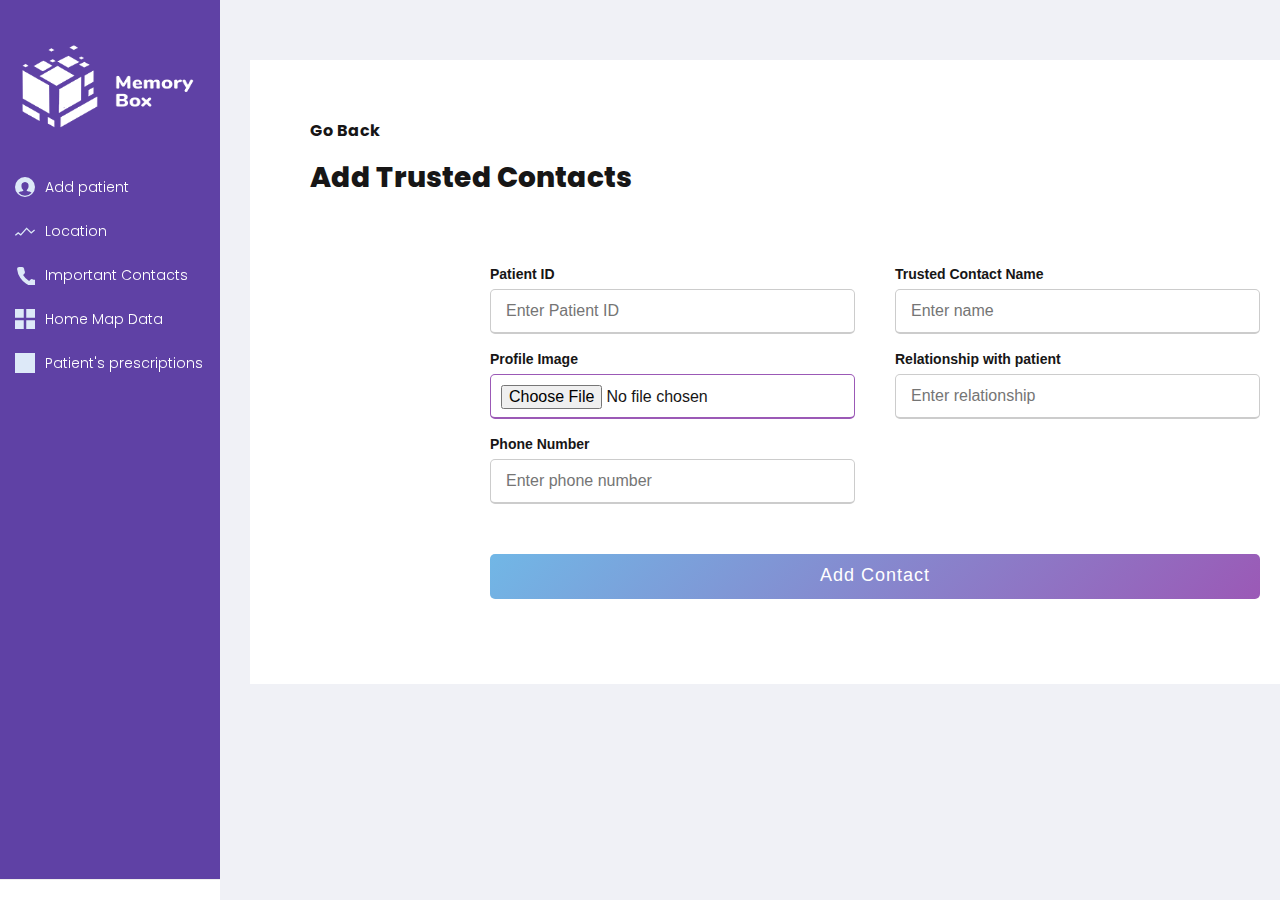
<file: templates/addcontact.html>
<!DOCTYPE html> 
<html lang="en">

<head>
  <meta charset="utf-8" />
  <link rel="apple-touch-icon" sizes="76x76" href="../assets/img/apple-icon.png">
  <link rel="icon" type="image/png" href="../assets/img/favicon.png">
  <meta http-equiv="X-UA-Compatible" content="IE=edge,chrome=1" />
  <title>
    Add Contact
  </title>
  <meta content='width=device-width, initial-scale=1.0' name='viewport' />
  <link href="https://fonts.googleapis.com/css?family=Montserrat:400,700,200" rel="stylesheet" />
  <link rel="stylesheet" href="https://maxcdn.bootstrapcdn.com/bootstrap/3.4.1/css/bootstrap.min.css">

<!-- jQuery library -->
<script src="https://ajax.googleapis.com/ajax/libs/jquery/3.5.1/jquery.min.js"></script>

<!-- Latest compiled JavaScript -->
<script src="https://maxcdn.bootstrapcdn.com/bootstrap/3.4.1/js/bootstrap.min.js"></script>
  <link rel="stylesheet" href="https://use.fontawesome.com/releases/v5.7.1/css/all.css" integrity="sha384-fnmOCqbTlWIlj8LyTjo7mOUStjsKC4pOpQbqyi7RrhN7udi9RwhKkMHpvLbHG9Sr" crossorigin="anonymous">
  <!-- CSS Files -->
  <script src="/static/index.js"></script>
  <link href="/static/style.css" rel="stylesheet" />
</head>
<body>
  <svg style="display:none;">
    <symbol id="logo" viewBox="0 0 140 59">
      <g>
        <path d="M6.8 57c0 .4-.1.7-.2.9-.1.2-.3.4-.4.5-.1.1-.4.199-.5.3-.2 0-.3.1-.5.1-.1 0-.3 0-.5-.1-.2 0-.4-.101-.5-.3-.2 0-.4-.2-.5-.4-.1-.2-.2-.5-.2-.9V44.7h-2c-.3 0-.6-.101-.8-.2-.2-.1-.3-.2-.5-.4s-.2-.3-.2-.4v-.4c0-.1 0-.2.1-.399 0-.2.1-.301.2-.4.1-.1.3-.3.5-.4.1 0 .4-.1.7-.1h2.1v-3.5c0-1 .1-1.9.3-2.7C4.1 35 4.5 34.3 5 33.7c.5-.6 1.1-1.1 1.9-1.4.8-.3 1.7-.5 2.7-.5.9 0 1.5.101 1.8.4.3.3.5.6.5 1.1 0 .3-.1.601-.3.9-.2.3-.6.4-1.2.4h-.6c-.6 0-1.1.101-1.5.301-.4.199-.7.5-.9.8C7.2 36 7 36.5 7 37c-.1.5-.1 1-.1 1.6V42h2.7c.3 0 .6.1.8.2.2.1.3.2.5.399.1.101.2.301.2.401 0 .2.1.3.1.4 0 .1 0 .3-.1.399 0 .2-.1.3-.2.4-.1.1-.3.3-.5.399-.2.101-.5.2-.8.2H6.8V57z" />
        <path d="M30.4 50.2c0 1.3-.2 2.5-.7 3.5-.5 1.1-1.1 2-1.9 2.8-.8.8-1.8 1.4-2.8 1.8-1.1.4-2.3.601-3.5.601-1.3 0-2.4-.2-3.5-.601-1.1-.399-2-1-2.8-1.8-.8-.8-1.4-1.7-1.9-2.8-.5-1.101-.7-2.2-.7-3.5s.2-2.4.7-3.5c.5-1.101 1.1-2 1.9-2.7.8-.8 1.7-1.4 2.8-1.8 1.1-.4 2.3-.601 3.5-.601 1.3 0 2.4.2 3.5.601 1.1.399 2 1 2.8 1.8.8.8 1.4 1.7 1.9 2.7.5 1.1.7 2.3.7 3.5zm-3.4 0c0-.8-.1-1.5-.4-2.3-.2-.7-.6-1.4-1.1-1.9s-1-1-1.7-1.3c-.7-.3-1.5-.5-2.4-.5s-1.7.2-2.4.5-1.3.8-1.7 1.3c-.5.5-.8 1.2-1.1 1.9-.2.699-.4 1.5-.4 2.3s.1 1.5.4 2.3c.2.7.6 1.4 1.1 1.9.5.6 1 1 1.7 1.3s1.5.5 2.4.5 1.7-.2 2.4-.5 1.3-.8 1.7-1.3c.5-.601.8-1.2 1.1-1.9.3-.7.4-1.5.4-2.3z" />
        <path d="M38.1 44.8h.1c.4-.899 1-1.7 1.9-2.3s1.8-.9 2.9-.9c.5 0 1 .101 1.3.301.4.199.6.6.6 1.1 0 .6-.2 1-.6 1.2-.4.2-.8.3-1.4.3h-.2c-1.3 0-2.4.5-3.2 1.4-.8.899-1.3 2.3-1.3 4.1v7c0 .4-.1.7-.2.9-.1.199-.3.399-.4.5-.2.1-.4.199-.5.3-.2 0-.3.1-.5.1-.1 0-.3 0-.5-.1-.2 0-.4-.101-.5-.3-.1-.2-.3-.301-.4-.5C35 57.7 35 57.4 35 57V43.5c0-.4.1-.7.2-.9.1-.199.3-.399.4-.5.2-.1.3-.199.5-.199s.3-.101.5-.101c.1 0 .3 0 .4.101.2 0 .3.1.5.199.2.101.3.301.4.5.1.2.2.5.2.9v1.3z" />
        <path d="M49.2 51.3c0 .7.2 1.4.5 2 .3.601.7 1.2 1.2 1.601.5.5 1.1.8 1.7 1.1s1.3.4 2 .4c1 0 1.8-.2 2.5-.5.7-.4 1.2-.801 1.8-1.2.2-.2.4-.3.6-.4.2-.301.3-.301.5-.301.4 0 .7.1 1 .4.3.199.4.6.4 1 0 .1 0 .3-.1.5s-.2.4-.4.7c-1.6 1.7-3.7 2.5-6.3 2.5-1.3 0-2.4-.199-3.5-.6s-2-1-2.8-1.8c-.8-.8-1.4-1.7-1.8-2.7-.4-1.1-.7-2.3-.7-3.6 0-1.301.2-2.5.6-3.5.4-1.101 1-2 1.8-2.801.8-.8 1.7-1.399 2.7-1.8 1-.399 2.2-.6 3.4-.6 2.1 0 3.8.6 5.2 1.8s2.3 2.9 2.6 5.2c0 .3.1.5.1.6v.5c0 1.101-.6 1.7-1.7 1.7H49.2V51.3zm9.9-2.5c0-.7-.1-1.3-.3-1.8-.2-.6-.5-1.1-.9-1.5s-.9-.7-1.4-1c-.6-.2-1.2-.4-2-.4-.7 0-1.4.101-2 .4-.6.2-1.2.6-1.6 1-.5.4-.8.9-1.1 1.5-.3.6-.5 1.2-.5 1.8h9.8z" />
        <path d="M77.9 55.1c.399-.3.8-.5 1.199-.5.4 0 .7.101 1 .4.2.3.4.6.4.9 0 .199 0 .5-.1.699a1.856 1.856 0 01-.599.701c-.7.5-1.399.9-2.3 1.2s-1.8.4-2.7.4c-1.3 0-2.5-.2-3.5-.601-1.1-.399-2-1-2.8-1.8s-1.4-1.7-1.8-2.7c-.4-1.1-.7-2.3-.7-3.6s.2-2.5.7-3.601c.4-1.1 1.1-2 1.8-2.8.8-.8 1.7-1.399 2.8-1.8 1.101-.4 2.2-.6 3.5-.6.9 0 1.7.1 2.601.399C78.2 42 79 42.4 79.6 43l.7.7c.101.2.2.5.2.7 0 .399-.1.8-.4 1-.3.3-.6.399-1 .399-.199 0-.399 0-.5-.1-.2-.099-.4-.199-.7-.499-.301-.3-.7-.5-1.2-.7s-1-.3-1.7-.3c-.9 0-1.6.2-2.3.5s-1.2.8-1.7 1.3-.8 1.2-1.1 1.9c-.2.699-.4 1.5-.4 2.3s.1 1.5.3 2.2c.2.699.6 1.3 1 1.899.5.5 1 1 1.7 1.3.7.301 1.4.5 2.3.5.7 0 1.3-.1 1.8-.3.4-.099.9-.299 1.3-.699z" />
        <path d="M94.6 56.2h-.1c-.6.899-1.4 1.6-2.3 2.1-.9.5-2 .7-3.3.7-.7 0-1.301-.1-2-.3-.7-.2-1.4-.5-1.9-.9-.6-.399-1.1-.899-1.4-1.6-.4-.7-.6-1.5-.6-2.4 0-1.3.3-2.2 1-3 .7-.7 1.6-1.3 2.7-1.7 1.1-.399 2.3-.6 3.7-.699 1.399-.101 2.8-.2 4.199-.2v-.5c0-1.2-.399-2.101-1.1-2.7s-1.7-.9-3-.9c-.7 0-1.4.101-2 .301-.6.199-1.3.5-1.9 1-.3.199-.699.3-1 .3-.3 0-.6-.101-.899-.4-.2-.2-.4-.6-.4-.899 0-.2.101-.5.2-.7s.3-.4.6-.601c.7-.5 1.601-1 2.5-1.3 1-.3 2-.5 3.2-.5s2.2.2 3.101.5c.899.3 1.6.8 2.199 1.4.601.6 1 1.3 1.301 2.1.3.8.399 1.601.399 2.5V56.9c0 .3-.1.6-.2.899-.1.201-.2.401-.4.501-.2.101-.3.2-.5.2s-.3.1-.4.1c-.1 0-.3 0-.399-.1-.2 0-.301-.1-.5-.2-.201-.1-.301-.3-.401-.5s-.2-.5-.2-.899v-.7h-.2zm-.9-5.5c-.8 0-1.7 0-2.5.1-.9.101-1.7.2-2.4.4s-1.3.5-1.8.9-.7 1-.7 1.7c0 .5.101.9.3 1.2.2.3.5.6.801.8.3.2.699.4 1.1.4.4.1.8.1 1.2.1 1.5 0 2.7-.5 3.5-1.399.8-.9 1.2-2.101 1.2-3.5v-.9h-.7v.199z" />
        <path d="M111.4 45.4c-.5-.5-1-.801-1.5-1-.5-.2-1.101-.301-1.601-.301-.399 0-.7 0-1.1.101-.4.1-.7.2-1 .399-.3.2-.5.4-.7.7s-.3.601-.3 1c0 .7.3 1.2.899 1.601.601.3 1.601.6 2.801.899.8.2 1.5.4 2.199.7.7.3 1.301.6 1.801 1s.899.8 1.199 1.4c.301.5.4 1.199.4 1.899 0 1-.2 1.8-.6 2.5-.4.7-.9 1.2-1.5 1.7-.601.4-1.301.7-2.101.9-.8.199-1.6.3-2.399.3-1 0-2-.2-2.9-.5-1-.3-1.8-.8-2.5-1.4-.3-.3-.5-.5-.6-.7-.098-.198-.098-.398-.098-.598 0-.4.101-.8.4-1 .3-.3.6-.4 1-.4.399 0 .8.2 1.2.5.5.5 1.1.801 1.699 1.101.601.3 1.2.399 1.9.399.4 0 .8 0 1.2-.1.399-.1.7-.2 1-.4.3-.199.6-.399.8-.699.2-.301.3-.7.3-1.2 0-.8-.399-1.3-1.1-1.7s-1.8-.7-3.2-1c-.6-.1-1.1-.3-1.7-.5-.6-.2-1.1-.5-1.6-.8s-.8-.8-1.101-1.3c-.3-.5-.399-1.2-.399-2 0-.9.2-1.601.5-2.301.401-.6.801-1.2 1.401-1.6.601-.4 1.2-.7 2-.9.7-.199 1.5-.3 2.301-.3.899 0 1.699.101 2.6.4.8.3 1.6.7 2.2 1.2.3.3.5.5.6.699.101.2.101.4.101.601 0 .399-.101.7-.4 1s-.6.399-1 .399c-.402-.199-.802-.399-1.102-.699z" />
        <path d="M126 58.4c-.6.3-1.3.399-2.1.399-1.601 0-2.801-.399-3.601-1.3s-1.2-2.2-1.2-3.9v-9H117.2c-.3 0-.601 0-.8-.1-.2-.1-.4-.2-.5-.3-.101-.101-.2-.3-.2-.4 0-.2-.101-.3-.101-.399 0-.101 0-.2.101-.4 0-.2.1-.3.2-.4.1-.1.3-.3.5-.399.199-.101.5-.2.8-.2h1.899v-3.2c0-.399.101-.7.2-.899.101-.2.3-.4.4-.601.2-.1.399-.2.5-.3.2 0 .3-.1.5-.1.1 0 .3 0 .5.1.2 0 .3.1.5.3.2.101.3.3.399.601.101.199.2.6.2.899V42h3.2c.3 0 .6.1.8.2.2.1.3.2.5.399.102.101.202.301.202.401 0 .2.1.3.1.4 0 .1 0 .3-.1.399 0 .2-.1.3-.2.4-.1.1-.3.3-.5.3-.2.1-.5.1-.8.1h-3.2V53.2c0 1 .2 1.7.5 2.1.4.4.8.601 1.4.601.2 0 .5 0 .7-.101.199-.1.399-.1.6-.1.4 0 .7.1.9.399.199.301.3.601.3.9s-.101.5-.2.7c0 .401-.2.601-.5.701z" />
        <path d="M133.2 44.8h.1c.4-.899 1-1.7 1.9-2.3.899-.6 1.8-.9 2.899-.9.5 0 1 .101 1.301.301.4.199.6.599.6 1.099 0 .6-.2 1-.6 1.2-.4.2-.801.3-1.4.3h-.2c-1.3 0-2.399.5-3.2 1.4-.8.899-1.3 2.3-1.3 4.1v7c0 .4-.1.7-.2.9-.1.199-.3.399-.399.5-.101.1-.4.199-.5.3-.2 0-.3.1-.5.1-.101 0-.3 0-.5-.1-.2 0-.4-.101-.5-.3-.2-.101-.3-.301-.4-.5-.1-.2-.2-.5-.2-.9V43.5c0-.4.101-.7.2-.9.101-.199.3-.399.4-.5.2-.1.3-.199.5-.199s.3-.101.5-.101c.1 0 .3 0 .399.101.2 0 .301.1.5.199.2.101.301.301.4.5.1.2.2.5.2.9v1.3z" />
      </g>
      <g>
        <g>
          <path fill="#08A6DF" d="M70 32.9c-9.1 0-16.5-7.4-16.5-16.5 0-4.8 2.1-9.3 5.7-12.4.5-.4 1.2-.4 1.6.1.4.5.4 1.2-.1 1.6-3.1 2.7-4.9 6.6-4.9 10.7 0 7.8 6.4 14.2 14.2 14.2s14.2-6.4 14.2-14.2c0-7.8-6.4-14.1-14.2-14.1-1.9 0-3.7.4-5.4 1.1-.6.2-1.3 0-1.5-.6-.2-.6 0-1.3.6-1.5C65.7.4 67.8 0 70 0c9.1 0 16.5 7.4 16.5 16.5S79.1 32.9 70 32.9z" />
        </g>
        <g>
          <path fill="#7C2A8A" d="M70 28.4c-6.6 0-11.9-5.4-11.9-11.9 0-6.6 5.4-11.9 11.9-11.9 5 0 9.5 3.2 11.2 7.9.5 1.3.7 2.6.7 4 0 .6-.5 1.1-1.101 1.1-.6 0-1.1-.5-1.1-1.1 0-1.1-.2-2.2-.601-3.3-1.399-3.8-5-6.4-9.1-6.4-5.3 0-9.6 4.3-9.6 9.6s4.3 9.6 9.6 9.6c.6 0 1.1.5 1.1 1.1.002.8-.498 1.3-1.098 1.3z" />
        </g>
        <g>
          <path fill="#EC1848" d="M70 23.9c-4.1 0-7.4-3.3-7.4-7.4s3.3-7.4 7.4-7.4c.6 0 1.1.5 1.1 1.1 0 .6-.5 1.1-1.1 1.1-2.8 0-5.1 2.3-5.1 5.1s2.3 5.1 5.1 5.1 5.1-2.3 5.1-5.1c0-.6.5-1.1 1.101-1.1.6 0 1.1.5 1.1 1.1.099 4.2-3.201 7.5-7.301 7.5z" />
        </g>
      </g>
    </symbol>
    
    <symbol id="list" viewBox="0 0 16 16">
      <g >
        <g id="Rounded" transform="translate(-612.000000, -2106.000000)">
            <g id="Editor" transform="translate(100.000000, 1960.000000)">
                <g id="-Round-/-Editor-/-format_list_bulleted" transform="translate(510.000000, 142.000000)">
                    <g>
                        <polygon id="Path" points="0 0 24 0 24 24 0 24"></polygon>
                        <path id="Icons" stroke="none" stroke-width="1" fill="none" fill-rule="evenodd" d="M4,10.5 C3.17,10.5 2.5,11.17 2.5,12 C2.5,12.83 3.17,13.5 4,13.5 C4.83,13.5 5.5,12.83 5.5,12 C5.5,11.17 4.83,10.5 4,10.5 Z M4,4.5 C3.17,4.5 2.5,5.17 2.5,6 C2.5,6.83 3.17,7.5 4,7.5 C4.83,7.5 5.5,6.83 5.5,6 C5.5,5.17 4.83,4.5 4,4.5 Z M4,16.5 C3.17,16.5 2.5,17.18 2.5,18 C2.5,18.82 3.18,19.5 4,19.5 C4.82,19.5 5.5,18.82 5.5,18 C5.5,17.18 4.83,16.5 4,16.5 Z M8,19 L20,19 C20.55,19 21,18.55 21,18 C21,17.45 20.55,17 20,17 L8,17 C7.45,17 7,17.45 7,18 C7,18.55 7.45,19 8,19 Z M8,13 L20,13 C20.55,13 21,12.55 21,12 C21,11.45 20.55,11 20,11 L8,11 C7.45,11 7,11.45 7,12 C7,12.55 7.45,13 8,13 Z M7,6 C7,6.55 7.45,7 8,7 L20,7 C20.55,7 21,6.55 21,6 C21,5.45 20.55,5 20,5 L8,5 C7.45,5 7,5.45 7,6 Z" id="🔹-Icon-Color" fill="#1D1D1D"></path>
                    </g>
                </g>
            </g>
        </g>
    </g>
    </symbol>
    <symbol id="contact" viewBox="0 0 20 20">
      <path d="M22 16.92v3a2 2 0 0 1-2.18 2 19.79 19.79 0 0 1-8.63-3.07 19.5 19.5 0 0 1-6-6 19.79 19.79 0 0 1-3.07-8.67A2 2 0 0 1 4.11 2h3a2 2 0 0 1 2 1.72 12.84 12.84 0 0 0 .7 2.81 2 2 0 0 1-.45 2.11L8.09 9.91a16 16 0 0 0 6 6l1.27-1.27a2 2 0 0 1 2.11-.45 12.84 12.84 0 0 0 2.81.7A2 2 0 0 1 22 16.92z"></path>
    </symbol>
    <symbol id="down" viewBox="0 0 16 16">
      <polygon points="3.81 4.38 8 8.57 12.19 4.38 13.71 5.91 8 11.62 2.29 5.91 3.81 4.38" />
    </symbol>
    <symbol id="users" viewBox="0 0 16 16">
      <path d="M8,0a8,8,0,1,0,8,8A8,8,0,0,0,8,0ZM8,15a7,7,0,0,1-5.19-2.32,2.71,2.71,0,0,1,1.7-1,13.11,13.11,0,0,0,1.29-.28,2.32,2.32,0,0,0,.94-.34,1.17,1.17,0,0,0-.27-.7h0A3.61,3.61,0,0,1,5.15,7.49,3.18,3.18,0,0,1,8,4.07a3.18,3.18,0,0,1,2.86,3.42,3.6,3.6,0,0,1-1.32,2.88h0a1.13,1.13,0,0,0-.27.69,2.68,2.68,0,0,0,.93.31,10.81,10.81,0,0,0,1.28.23,2.63,2.63,0,0,1,1.78,1A7,7,0,0,1,8,15Z" />
    </symbol>
    <symbol id="collection" viewBox="0 0 16 16">
      <rect width="7" height="7" />
      <rect y="9" width="7" height="7" />
      <rect x="9" width="7" height="7" />
      <rect x="9" y="9" width="7" height="7" />
    </symbol>
    <symbol id="charts" viewBox="0 0 16 16">
      <polygon points="0.64 7.38 -0.02 6.63 2.55 4.38 4.57 5.93 9.25 0.78 12.97 4.37 15.37 2.31 16.02 3.07 12.94 5.72 9.29 2.21 4.69 7.29 2.59 5.67 0.64 7.38" />
      <rect y="9" width="2" height="7" />
      <rect x="12" y="8" width="2" height="8" />
      <rect x="8" y="6" width="2" height="10" />
      <rect x="4" y="11" width="2" height="5" />
    </symbol>
    <symbol id="comments" viewBox="0 0 16 16">
      <path d="M0,16.13V2H15V13H5.24ZM1,3V14.37L5,12h9V3Z" />
      <rect x="3" y="5" width="9" height="1" />
      <rect x="3" y="7" width="7" height="1" />
      <rect x="3" y="9" width="5" height="1" />
    </symbol>
    <symbol id="pages" viewBox="0 0 16 16">
      <rect x="4" width="12" height="12" transform="translate(20 12) rotate(-180)" />
      <polygon points="2 14 2 2 0 2 0 14 0 16 2 16 14 16 14 14 2 14" />
    </symbol>
    <symbol id="appearance" viewBox="0 0 16 16">
      <path d="M3,0V7A2,2,0,0,0,5,9H6v5a2,2,0,0,0,4,0V9h1a2,2,0,0,0,2-2V0Zm9,7a1,1,0,0,1-1,1H9v6a1,1,0,0,1-2,0V8H5A1,1,0,0,1,4,7V6h8ZM4,5V1H6V4H7V1H9V4h1V1h2V5Z" />
    </symbol>
    <symbol id="trends" viewBox="0 0 16 16">
      <polygon points="0.64 11.85 -0.02 11.1 2.55 8.85 4.57 10.4 9.25 5.25 12.97 8.84 15.37 6.79 16.02 7.54 12.94 10.2 9.29 6.68 4.69 11.76 2.59 10.14 0.64 11.85" />
    </symbol>
    <symbol id="settings" viewBox="0 0 16 16">
      <rect x="9.78" y="5.34" width="1" height="7.97" />
      <polygon points="7.79 6.07 10.28 1.75 12.77 6.07 7.79 6.07" />
      <rect x="4.16" y="1.75" width="1" height="7.97" />
      <polygon points="7.15 8.99 4.66 13.31 2.16 8.99 7.15 8.99" />
      <rect x="1.28" width="1" height="4.97" />
      <polygon points="3.28 4.53 1.78 7.13 0.28 4.53 3.28 4.53" />
      <rect x="12.84" y="11.03" width="1" height="4.97" />
      <polygon points="11.85 11.47 13.34 8.88 14.84 11.47 11.85 11.47" />
    </symbol>
    <symbol id="options" viewBox="0 0 16 16">
      <path d="M8,11a3,3,0,1,1,3-3A3,3,0,0,1,8,11ZM8,6a2,2,0,1,0,2,2A2,2,0,0,0,8,6Z" />
      <path d="M8.5,16h-1A1.5,1.5,0,0,1,6,14.5v-.85a5.91,5.91,0,0,1-.58-.24l-.6.6A1.54,1.54,0,0,1,2.7,14L2,13.3a1.5,1.5,0,0,1,0-2.12l.6-.6A5.91,5.91,0,0,1,2.35,10H1.5A1.5,1.5,0,0,1,0,8.5v-1A1.5,1.5,0,0,1,1.5,6h.85a5.91,5.91,0,0,1,.24-.58L2,4.82A1.5,1.5,0,0,1,2,2.7L2.7,2A1.54,1.54,0,0,1,4.82,2l.6.6A5.91,5.91,0,0,1,6,2.35V1.5A1.5,1.5,0,0,1,7.5,0h1A1.5,1.5,0,0,1,10,1.5v.85a5.91,5.91,0,0,1,.58.24l.6-.6A1.54,1.54,0,0,1,13.3,2L14,2.7a1.5,1.5,0,0,1,0,2.12l-.6.6a5.91,5.91,0,0,1,.24.58h.85A1.5,1.5,0,0,1,16,7.5v1A1.5,1.5,0,0,1,14.5,10h-.85a5.91,5.91,0,0,1-.24.58l.6.6a1.5,1.5,0,0,1,0,2.12L13.3,14a1.54,1.54,0,0,1-2.12,0l-.6-.6a5.91,5.91,0,0,1-.58.24v.85A1.5,1.5,0,0,1,8.5,16ZM5.23,12.18l.33.18a4.94,4.94,0,0,0,1.07.44l.36.1V14.5a.5.5,0,0,0,.5.5h1a.5.5,0,0,0,.5-.5V12.91l.36-.1a4.94,4.94,0,0,0,1.07-.44l.33-.18,1.12,1.12a.51.51,0,0,0,.71,0l.71-.71a.5.5,0,0,0,0-.71l-1.12-1.12.18-.33a4.94,4.94,0,0,0,.44-1.07l.1-.36H14.5a.5.5,0,0,0,.5-.5v-1a.5.5,0,0,0-.5-.5H12.91l-.1-.36a4.94,4.94,0,0,0-.44-1.07l-.18-.33L13.3,4.11a.5.5,0,0,0,0-.71L12.6,2.7a.51.51,0,0,0-.71,0L10.77,3.82l-.33-.18a4.94,4.94,0,0,0-1.07-.44L9,3.09V1.5A.5.5,0,0,0,8.5,1h-1a.5.5,0,0,0-.5.5V3.09l-.36.1a4.94,4.94,0,0,0-1.07.44l-.33.18L4.11,2.7a.51.51,0,0,0-.71,0L2.7,3.4a.5.5,0,0,0,0,.71L3.82,5.23l-.18.33a4.94,4.94,0,0,0-.44,1.07L3.09,7H1.5a.5.5,0,0,0-.5.5v1a.5.5,0,0,0,.5.5H3.09l.1.36a4.94,4.94,0,0,0,.44,1.07l.18.33L2.7,11.89a.5.5,0,0,0,0,.71l.71.71a.51.51,0,0,0,.71,0Z" />
    </symbol>
    <symbol id="collapse" viewBox="0 0 16 16">
      <polygon points="11.62 3.81 7.43 8 11.62 12.19 10.09 13.71 4.38 8 10.09 2.29 11.62 3.81" />
    </symbol>
    <symbol id="search" viewBox="0 0 16 16">
      <path d="M6.57,1A5.57,5.57,0,1,1,1,6.57,5.57,5.57,0,0,1,6.57,1m0-1a6.57,6.57,0,1,0,6.57,6.57A6.57,6.57,0,0,0,6.57,0Z" />
      <rect x="11.84" y="9.87" width="2" height="5.93" transform="translate(-5.32 12.84) rotate(-45)" />
    </symbol>
  </svg>
  <header class="page-header">
    <nav>
      <a href="/home" aria-label="forecastr logo" class="logo">
        <img src="\static\logo.png" width="180" height="90">
      </a>
      <button class="toggle-mob-menu" aria-expanded="false" aria-label="open menu">
        <svg width="20" height="20" aria-hidden="true">
          <use xlink:href="#down"></use>
        </svg>
      </button>
      <ul class="admin-menu">
        
        <li>
          <a href="/index" method="POST">
            <svg>
              <use xlink:href="#users"></use>
            </svg>
            <span>Add patient</span>
          </a>
        </li>
        <li>
          <a href="/locations" method="POST">
            <svg>
              <use xlink:href="#trends"></use>
            </svg>
            <span>Location</span>
          </a>
        </li>
        <li>
          <a href="/contact" method="POST">
            <svg>
              <use xlink:href="#contact"></use>
            </svg>
            <span>Important Contacts</span>
          </a>
        </li>
        <li>
          <a href="/homemap" method="POST">
            <svg>
              <use xlink:href="#collection"></use>
            </svg>
            <span>Home Map Data</span>
          </a>
        </li>
        <li>
          <a href="/prescription" method="POST">
            <svg>
              <use xlink:href="#list"></use>
            </svg>
            <span>Patient's prescriptions</span>
          </a>
        </li>
      
        <li>
          
          
        </li>
      </ul>
    </nav>
  </header>
      <section class="page-content">
        <section class="search-and-user">
        </section>
        <section class="sm-box sm-box--2">
        <article>
            <button class="null_pt" ><a href="/contact" method="POST"><b>Go Back</b></a></button>
            <h3 class="patient_head">Add Trusted Contacts</h3>
            <div class="container">
              
                <div class="content">
                  <form action="/add-contact" method="POST">
                    <div class="user-details">
                      <div class="input-box">
                        <span class="details">Patient ID</span>
                        <input type="text" name="id1" id="id1" placeholder="Enter Patient ID" required>
                      </div>
                      <div class="input-box">
                        <span class="details">Trusted Contact Name</span>
                        <input type="text" name="name" id="name" placeholder="Enter name" required>
                      </div>
                      
                      <div class="input-box">
                        <span class="details">Profile Image</span>
                        <input id="imageUpload" type="file" name="image" id="image" placeholder="Photo">
                      </div>
                      <div class="input-box">
                        <span class="details">Relationship with patient</span>
                        <input type="text" name="relation" id="relation" placeholder="Enter relationship" required>
                      </div>
                      <div class="input-box">
                        <span class="details">Phone Number</span>
                        <input type="text" name="phone" id="phone" placeholder="Enter phone number" required>
                      </div>

                      
                    </div>
                    
                    <div class="button">
                      <input type="submit" value="Add Contact">
                    </div>
                  </form>
                </div>
              </div>
            
        </article>
      </section>
</body>
</file>
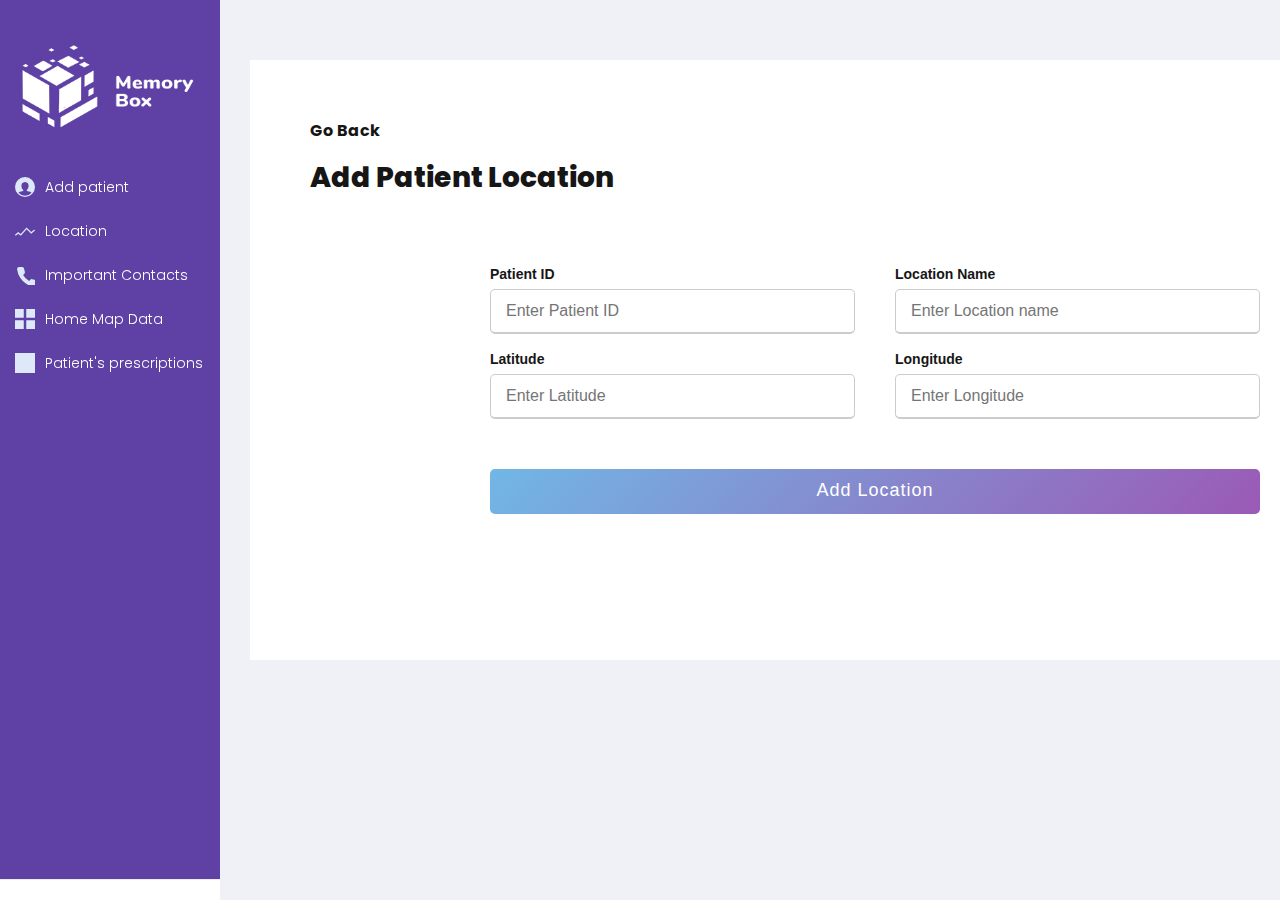
<file: templates/addlocation.html>
<!DOCTYPE html> 
<html lang="en">

<head>
  <meta charset="utf-8" />
  <link rel="apple-touch-icon" sizes="76x76" href="../assets/img/apple-icon.png">
  <link rel="icon" type="image/png" href="../assets/img/favicon.png">
  <meta http-equiv="X-UA-Compatible" content="IE=edge,chrome=1" />
  <title>
    Add Location
  </title>
  <meta content='width=device-width, initial-scale=1.0' name='viewport' />
  <link href="https://fonts.googleapis.com/css?family=Montserrat:400,700,200" rel="stylesheet" />
  <link rel="stylesheet" href="https://maxcdn.bootstrapcdn.com/bootstrap/3.4.1/css/bootstrap.min.css">

<!-- jQuery library -->
<script src="https://ajax.googleapis.com/ajax/libs/jquery/3.5.1/jquery.min.js"></script>

<!-- Latest compiled JavaScript -->
<script src="https://maxcdn.bootstrapcdn.com/bootstrap/3.4.1/js/bootstrap.min.js"></script>
  <link rel="stylesheet" href="https://use.fontawesome.com/releases/v5.7.1/css/all.css" integrity="sha384-fnmOCqbTlWIlj8LyTjo7mOUStjsKC4pOpQbqyi7RrhN7udi9RwhKkMHpvLbHG9Sr" crossorigin="anonymous">
  <!-- CSS Files -->
  <script src="/static/index.js"></script>
  <link href="/static/style.css" rel="stylesheet" />
</head>
<body>
  <svg style="display:none;">
    <symbol id="logo" viewBox="0 0 140 59">
      <g>
        <path d="M6.8 57c0 .4-.1.7-.2.9-.1.2-.3.4-.4.5-.1.1-.4.199-.5.3-.2 0-.3.1-.5.1-.1 0-.3 0-.5-.1-.2 0-.4-.101-.5-.3-.2 0-.4-.2-.5-.4-.1-.2-.2-.5-.2-.9V44.7h-2c-.3 0-.6-.101-.8-.2-.2-.1-.3-.2-.5-.4s-.2-.3-.2-.4v-.4c0-.1 0-.2.1-.399 0-.2.1-.301.2-.4.1-.1.3-.3.5-.4.1 0 .4-.1.7-.1h2.1v-3.5c0-1 .1-1.9.3-2.7C4.1 35 4.5 34.3 5 33.7c.5-.6 1.1-1.1 1.9-1.4.8-.3 1.7-.5 2.7-.5.9 0 1.5.101 1.8.4.3.3.5.6.5 1.1 0 .3-.1.601-.3.9-.2.3-.6.4-1.2.4h-.6c-.6 0-1.1.101-1.5.301-.4.199-.7.5-.9.8C7.2 36 7 36.5 7 37c-.1.5-.1 1-.1 1.6V42h2.7c.3 0 .6.1.8.2.2.1.3.2.5.399.1.101.2.301.2.401 0 .2.1.3.1.4 0 .1 0 .3-.1.399 0 .2-.1.3-.2.4-.1.1-.3.3-.5.399-.2.101-.5.2-.8.2H6.8V57z" />
        <path d="M30.4 50.2c0 1.3-.2 2.5-.7 3.5-.5 1.1-1.1 2-1.9 2.8-.8.8-1.8 1.4-2.8 1.8-1.1.4-2.3.601-3.5.601-1.3 0-2.4-.2-3.5-.601-1.1-.399-2-1-2.8-1.8-.8-.8-1.4-1.7-1.9-2.8-.5-1.101-.7-2.2-.7-3.5s.2-2.4.7-3.5c.5-1.101 1.1-2 1.9-2.7.8-.8 1.7-1.4 2.8-1.8 1.1-.4 2.3-.601 3.5-.601 1.3 0 2.4.2 3.5.601 1.1.399 2 1 2.8 1.8.8.8 1.4 1.7 1.9 2.7.5 1.1.7 2.3.7 3.5zm-3.4 0c0-.8-.1-1.5-.4-2.3-.2-.7-.6-1.4-1.1-1.9s-1-1-1.7-1.3c-.7-.3-1.5-.5-2.4-.5s-1.7.2-2.4.5-1.3.8-1.7 1.3c-.5.5-.8 1.2-1.1 1.9-.2.699-.4 1.5-.4 2.3s.1 1.5.4 2.3c.2.7.6 1.4 1.1 1.9.5.6 1 1 1.7 1.3s1.5.5 2.4.5 1.7-.2 2.4-.5 1.3-.8 1.7-1.3c.5-.601.8-1.2 1.1-1.9.3-.7.4-1.5.4-2.3z" />
        <path d="M38.1 44.8h.1c.4-.899 1-1.7 1.9-2.3s1.8-.9 2.9-.9c.5 0 1 .101 1.3.301.4.199.6.6.6 1.1 0 .6-.2 1-.6 1.2-.4.2-.8.3-1.4.3h-.2c-1.3 0-2.4.5-3.2 1.4-.8.899-1.3 2.3-1.3 4.1v7c0 .4-.1.7-.2.9-.1.199-.3.399-.4.5-.2.1-.4.199-.5.3-.2 0-.3.1-.5.1-.1 0-.3 0-.5-.1-.2 0-.4-.101-.5-.3-.1-.2-.3-.301-.4-.5C35 57.7 35 57.4 35 57V43.5c0-.4.1-.7.2-.9.1-.199.3-.399.4-.5.2-.1.3-.199.5-.199s.3-.101.5-.101c.1 0 .3 0 .4.101.2 0 .3.1.5.199.2.101.3.301.4.5.1.2.2.5.2.9v1.3z" />
        <path d="M49.2 51.3c0 .7.2 1.4.5 2 .3.601.7 1.2 1.2 1.601.5.5 1.1.8 1.7 1.1s1.3.4 2 .4c1 0 1.8-.2 2.5-.5.7-.4 1.2-.801 1.8-1.2.2-.2.4-.3.6-.4.2-.301.3-.301.5-.301.4 0 .7.1 1 .4.3.199.4.6.4 1 0 .1 0 .3-.1.5s-.2.4-.4.7c-1.6 1.7-3.7 2.5-6.3 2.5-1.3 0-2.4-.199-3.5-.6s-2-1-2.8-1.8c-.8-.8-1.4-1.7-1.8-2.7-.4-1.1-.7-2.3-.7-3.6 0-1.301.2-2.5.6-3.5.4-1.101 1-2 1.8-2.801.8-.8 1.7-1.399 2.7-1.8 1-.399 2.2-.6 3.4-.6 2.1 0 3.8.6 5.2 1.8s2.3 2.9 2.6 5.2c0 .3.1.5.1.6v.5c0 1.101-.6 1.7-1.7 1.7H49.2V51.3zm9.9-2.5c0-.7-.1-1.3-.3-1.8-.2-.6-.5-1.1-.9-1.5s-.9-.7-1.4-1c-.6-.2-1.2-.4-2-.4-.7 0-1.4.101-2 .4-.6.2-1.2.6-1.6 1-.5.4-.8.9-1.1 1.5-.3.6-.5 1.2-.5 1.8h9.8z" />
        <path d="M77.9 55.1c.399-.3.8-.5 1.199-.5.4 0 .7.101 1 .4.2.3.4.6.4.9 0 .199 0 .5-.1.699a1.856 1.856 0 01-.599.701c-.7.5-1.399.9-2.3 1.2s-1.8.4-2.7.4c-1.3 0-2.5-.2-3.5-.601-1.1-.399-2-1-2.8-1.8s-1.4-1.7-1.8-2.7c-.4-1.1-.7-2.3-.7-3.6s.2-2.5.7-3.601c.4-1.1 1.1-2 1.8-2.8.8-.8 1.7-1.399 2.8-1.8 1.101-.4 2.2-.6 3.5-.6.9 0 1.7.1 2.601.399C78.2 42 79 42.4 79.6 43l.7.7c.101.2.2.5.2.7 0 .399-.1.8-.4 1-.3.3-.6.399-1 .399-.199 0-.399 0-.5-.1-.2-.099-.4-.199-.7-.499-.301-.3-.7-.5-1.2-.7s-1-.3-1.7-.3c-.9 0-1.6.2-2.3.5s-1.2.8-1.7 1.3-.8 1.2-1.1 1.9c-.2.699-.4 1.5-.4 2.3s.1 1.5.3 2.2c.2.699.6 1.3 1 1.899.5.5 1 1 1.7 1.3.7.301 1.4.5 2.3.5.7 0 1.3-.1 1.8-.3.4-.099.9-.299 1.3-.699z" />
        <path d="M94.6 56.2h-.1c-.6.899-1.4 1.6-2.3 2.1-.9.5-2 .7-3.3.7-.7 0-1.301-.1-2-.3-.7-.2-1.4-.5-1.9-.9-.6-.399-1.1-.899-1.4-1.6-.4-.7-.6-1.5-.6-2.4 0-1.3.3-2.2 1-3 .7-.7 1.6-1.3 2.7-1.7 1.1-.399 2.3-.6 3.7-.699 1.399-.101 2.8-.2 4.199-.2v-.5c0-1.2-.399-2.101-1.1-2.7s-1.7-.9-3-.9c-.7 0-1.4.101-2 .301-.6.199-1.3.5-1.9 1-.3.199-.699.3-1 .3-.3 0-.6-.101-.899-.4-.2-.2-.4-.6-.4-.899 0-.2.101-.5.2-.7s.3-.4.6-.601c.7-.5 1.601-1 2.5-1.3 1-.3 2-.5 3.2-.5s2.2.2 3.101.5c.899.3 1.6.8 2.199 1.4.601.6 1 1.3 1.301 2.1.3.8.399 1.601.399 2.5V56.9c0 .3-.1.6-.2.899-.1.201-.2.401-.4.501-.2.101-.3.2-.5.2s-.3.1-.4.1c-.1 0-.3 0-.399-.1-.2 0-.301-.1-.5-.2-.201-.1-.301-.3-.401-.5s-.2-.5-.2-.899v-.7h-.2zm-.9-5.5c-.8 0-1.7 0-2.5.1-.9.101-1.7.2-2.4.4s-1.3.5-1.8.9-.7 1-.7 1.7c0 .5.101.9.3 1.2.2.3.5.6.801.8.3.2.699.4 1.1.4.4.1.8.1 1.2.1 1.5 0 2.7-.5 3.5-1.399.8-.9 1.2-2.101 1.2-3.5v-.9h-.7v.199z" />
        <path d="M111.4 45.4c-.5-.5-1-.801-1.5-1-.5-.2-1.101-.301-1.601-.301-.399 0-.7 0-1.1.101-.4.1-.7.2-1 .399-.3.2-.5.4-.7.7s-.3.601-.3 1c0 .7.3 1.2.899 1.601.601.3 1.601.6 2.801.899.8.2 1.5.4 2.199.7.7.3 1.301.6 1.801 1s.899.8 1.199 1.4c.301.5.4 1.199.4 1.899 0 1-.2 1.8-.6 2.5-.4.7-.9 1.2-1.5 1.7-.601.4-1.301.7-2.101.9-.8.199-1.6.3-2.399.3-1 0-2-.2-2.9-.5-1-.3-1.8-.8-2.5-1.4-.3-.3-.5-.5-.6-.7-.098-.198-.098-.398-.098-.598 0-.4.101-.8.4-1 .3-.3.6-.4 1-.4.399 0 .8.2 1.2.5.5.5 1.1.801 1.699 1.101.601.3 1.2.399 1.9.399.4 0 .8 0 1.2-.1.399-.1.7-.2 1-.4.3-.199.6-.399.8-.699.2-.301.3-.7.3-1.2 0-.8-.399-1.3-1.1-1.7s-1.8-.7-3.2-1c-.6-.1-1.1-.3-1.7-.5-.6-.2-1.1-.5-1.6-.8s-.8-.8-1.101-1.3c-.3-.5-.399-1.2-.399-2 0-.9.2-1.601.5-2.301.401-.6.801-1.2 1.401-1.6.601-.4 1.2-.7 2-.9.7-.199 1.5-.3 2.301-.3.899 0 1.699.101 2.6.4.8.3 1.6.7 2.2 1.2.3.3.5.5.6.699.101.2.101.4.101.601 0 .399-.101.7-.4 1s-.6.399-1 .399c-.402-.199-.802-.399-1.102-.699z" />
        <path d="M126 58.4c-.6.3-1.3.399-2.1.399-1.601 0-2.801-.399-3.601-1.3s-1.2-2.2-1.2-3.9v-9H117.2c-.3 0-.601 0-.8-.1-.2-.1-.4-.2-.5-.3-.101-.101-.2-.3-.2-.4 0-.2-.101-.3-.101-.399 0-.101 0-.2.101-.4 0-.2.1-.3.2-.4.1-.1.3-.3.5-.399.199-.101.5-.2.8-.2h1.899v-3.2c0-.399.101-.7.2-.899.101-.2.3-.4.4-.601.2-.1.399-.2.5-.3.2 0 .3-.1.5-.1.1 0 .3 0 .5.1.2 0 .3.1.5.3.2.101.3.3.399.601.101.199.2.6.2.899V42h3.2c.3 0 .6.1.8.2.2.1.3.2.5.399.102.101.202.301.202.401 0 .2.1.3.1.4 0 .1 0 .3-.1.399 0 .2-.1.3-.2.4-.1.1-.3.3-.5.3-.2.1-.5.1-.8.1h-3.2V53.2c0 1 .2 1.7.5 2.1.4.4.8.601 1.4.601.2 0 .5 0 .7-.101.199-.1.399-.1.6-.1.4 0 .7.1.9.399.199.301.3.601.3.9s-.101.5-.2.7c0 .401-.2.601-.5.701z" />
        <path d="M133.2 44.8h.1c.4-.899 1-1.7 1.9-2.3.899-.6 1.8-.9 2.899-.9.5 0 1 .101 1.301.301.4.199.6.599.6 1.099 0 .6-.2 1-.6 1.2-.4.2-.801.3-1.4.3h-.2c-1.3 0-2.399.5-3.2 1.4-.8.899-1.3 2.3-1.3 4.1v7c0 .4-.1.7-.2.9-.1.199-.3.399-.399.5-.101.1-.4.199-.5.3-.2 0-.3.1-.5.1-.101 0-.3 0-.5-.1-.2 0-.4-.101-.5-.3-.2-.101-.3-.301-.4-.5-.1-.2-.2-.5-.2-.9V43.5c0-.4.101-.7.2-.9.101-.199.3-.399.4-.5.2-.1.3-.199.5-.199s.3-.101.5-.101c.1 0 .3 0 .399.101.2 0 .301.1.5.199.2.101.301.301.4.5.1.2.2.5.2.9v1.3z" />
      </g>
      <g>
        <g>
          <path fill="#08A6DF" d="M70 32.9c-9.1 0-16.5-7.4-16.5-16.5 0-4.8 2.1-9.3 5.7-12.4.5-.4 1.2-.4 1.6.1.4.5.4 1.2-.1 1.6-3.1 2.7-4.9 6.6-4.9 10.7 0 7.8 6.4 14.2 14.2 14.2s14.2-6.4 14.2-14.2c0-7.8-6.4-14.1-14.2-14.1-1.9 0-3.7.4-5.4 1.1-.6.2-1.3 0-1.5-.6-.2-.6 0-1.3.6-1.5C65.7.4 67.8 0 70 0c9.1 0 16.5 7.4 16.5 16.5S79.1 32.9 70 32.9z" />
        </g>
        <g>
          <path fill="#7C2A8A" d="M70 28.4c-6.6 0-11.9-5.4-11.9-11.9 0-6.6 5.4-11.9 11.9-11.9 5 0 9.5 3.2 11.2 7.9.5 1.3.7 2.6.7 4 0 .6-.5 1.1-1.101 1.1-.6 0-1.1-.5-1.1-1.1 0-1.1-.2-2.2-.601-3.3-1.399-3.8-5-6.4-9.1-6.4-5.3 0-9.6 4.3-9.6 9.6s4.3 9.6 9.6 9.6c.6 0 1.1.5 1.1 1.1.002.8-.498 1.3-1.098 1.3z" />
        </g>
        <g>
          <path fill="#EC1848" d="M70 23.9c-4.1 0-7.4-3.3-7.4-7.4s3.3-7.4 7.4-7.4c.6 0 1.1.5 1.1 1.1 0 .6-.5 1.1-1.1 1.1-2.8 0-5.1 2.3-5.1 5.1s2.3 5.1 5.1 5.1 5.1-2.3 5.1-5.1c0-.6.5-1.1 1.101-1.1.6 0 1.1.5 1.1 1.1.099 4.2-3.201 7.5-7.301 7.5z" />
        </g>
      </g>
    </symbol>
    
    <symbol id="list" viewBox="0 0 16 16">
      <g >
        <g id="Rounded" transform="translate(-612.000000, -2106.000000)">
            <g id="Editor" transform="translate(100.000000, 1960.000000)">
                <g id="-Round-/-Editor-/-format_list_bulleted" transform="translate(510.000000, 142.000000)">
                    <g>
                        <polygon id="Path" points="0 0 24 0 24 24 0 24"></polygon>
                        <path id="Icons" stroke="none" stroke-width="1" fill="none" fill-rule="evenodd" d="M4,10.5 C3.17,10.5 2.5,11.17 2.5,12 C2.5,12.83 3.17,13.5 4,13.5 C4.83,13.5 5.5,12.83 5.5,12 C5.5,11.17 4.83,10.5 4,10.5 Z M4,4.5 C3.17,4.5 2.5,5.17 2.5,6 C2.5,6.83 3.17,7.5 4,7.5 C4.83,7.5 5.5,6.83 5.5,6 C5.5,5.17 4.83,4.5 4,4.5 Z M4,16.5 C3.17,16.5 2.5,17.18 2.5,18 C2.5,18.82 3.18,19.5 4,19.5 C4.82,19.5 5.5,18.82 5.5,18 C5.5,17.18 4.83,16.5 4,16.5 Z M8,19 L20,19 C20.55,19 21,18.55 21,18 C21,17.45 20.55,17 20,17 L8,17 C7.45,17 7,17.45 7,18 C7,18.55 7.45,19 8,19 Z M8,13 L20,13 C20.55,13 21,12.55 21,12 C21,11.45 20.55,11 20,11 L8,11 C7.45,11 7,11.45 7,12 C7,12.55 7.45,13 8,13 Z M7,6 C7,6.55 7.45,7 8,7 L20,7 C20.55,7 21,6.55 21,6 C21,5.45 20.55,5 20,5 L8,5 C7.45,5 7,5.45 7,6 Z" id="🔹-Icon-Color" fill="#1D1D1D"></path>
                    </g>
                </g>
            </g>
        </g>
    </g>
    </symbol>
    <symbol id="contact" viewBox="0 0 20 20">
      <path d="M22 16.92v3a2 2 0 0 1-2.18 2 19.79 19.79 0 0 1-8.63-3.07 19.5 19.5 0 0 1-6-6 19.79 19.79 0 0 1-3.07-8.67A2 2 0 0 1 4.11 2h3a2 2 0 0 1 2 1.72 12.84 12.84 0 0 0 .7 2.81 2 2 0 0 1-.45 2.11L8.09 9.91a16 16 0 0 0 6 6l1.27-1.27a2 2 0 0 1 2.11-.45 12.84 12.84 0 0 0 2.81.7A2 2 0 0 1 22 16.92z"></path>
    </symbol>
    <symbol id="down" viewBox="0 0 16 16">
      <polygon points="3.81 4.38 8 8.57 12.19 4.38 13.71 5.91 8 11.62 2.29 5.91 3.81 4.38" />
    </symbol>
    <symbol id="users" viewBox="0 0 16 16">
      <path d="M8,0a8,8,0,1,0,8,8A8,8,0,0,0,8,0ZM8,15a7,7,0,0,1-5.19-2.32,2.71,2.71,0,0,1,1.7-1,13.11,13.11,0,0,0,1.29-.28,2.32,2.32,0,0,0,.94-.34,1.17,1.17,0,0,0-.27-.7h0A3.61,3.61,0,0,1,5.15,7.49,3.18,3.18,0,0,1,8,4.07a3.18,3.18,0,0,1,2.86,3.42,3.6,3.6,0,0,1-1.32,2.88h0a1.13,1.13,0,0,0-.27.69,2.68,2.68,0,0,0,.93.31,10.81,10.81,0,0,0,1.28.23,2.63,2.63,0,0,1,1.78,1A7,7,0,0,1,8,15Z" />
    </symbol>
    <symbol id="collection" viewBox="0 0 16 16">
      <rect width="7" height="7" />
      <rect y="9" width="7" height="7" />
      <rect x="9" width="7" height="7" />
      <rect x="9" y="9" width="7" height="7" />
    </symbol>
    <symbol id="charts" viewBox="0 0 16 16">
      <polygon points="0.64 7.38 -0.02 6.63 2.55 4.38 4.57 5.93 9.25 0.78 12.97 4.37 15.37 2.31 16.02 3.07 12.94 5.72 9.29 2.21 4.69 7.29 2.59 5.67 0.64 7.38" />
      <rect y="9" width="2" height="7" />
      <rect x="12" y="8" width="2" height="8" />
      <rect x="8" y="6" width="2" height="10" />
      <rect x="4" y="11" width="2" height="5" />
    </symbol>
    <symbol id="comments" viewBox="0 0 16 16">
      <path d="M0,16.13V2H15V13H5.24ZM1,3V14.37L5,12h9V3Z" />
      <rect x="3" y="5" width="9" height="1" />
      <rect x="3" y="7" width="7" height="1" />
      <rect x="3" y="9" width="5" height="1" />
    </symbol>
    <symbol id="pages" viewBox="0 0 16 16">
      <rect x="4" width="12" height="12" transform="translate(20 12) rotate(-180)" />
      <polygon points="2 14 2 2 0 2 0 14 0 16 2 16 14 16 14 14 2 14" />
    </symbol>
    <symbol id="appearance" viewBox="0 0 16 16">
      <path d="M3,0V7A2,2,0,0,0,5,9H6v5a2,2,0,0,0,4,0V9h1a2,2,0,0,0,2-2V0Zm9,7a1,1,0,0,1-1,1H9v6a1,1,0,0,1-2,0V8H5A1,1,0,0,1,4,7V6h8ZM4,5V1H6V4H7V1H9V4h1V1h2V5Z" />
    </symbol>
    <symbol id="trends" viewBox="0 0 16 16">
      <polygon points="0.64 11.85 -0.02 11.1 2.55 8.85 4.57 10.4 9.25 5.25 12.97 8.84 15.37 6.79 16.02 7.54 12.94 10.2 9.29 6.68 4.69 11.76 2.59 10.14 0.64 11.85" />
    </symbol>
    <symbol id="settings" viewBox="0 0 16 16">
      <rect x="9.78" y="5.34" width="1" height="7.97" />
      <polygon points="7.79 6.07 10.28 1.75 12.77 6.07 7.79 6.07" />
      <rect x="4.16" y="1.75" width="1" height="7.97" />
      <polygon points="7.15 8.99 4.66 13.31 2.16 8.99 7.15 8.99" />
      <rect x="1.28" width="1" height="4.97" />
      <polygon points="3.28 4.53 1.78 7.13 0.28 4.53 3.28 4.53" />
      <rect x="12.84" y="11.03" width="1" height="4.97" />
      <polygon points="11.85 11.47 13.34 8.88 14.84 11.47 11.85 11.47" />
    </symbol>
    <symbol id="options" viewBox="0 0 16 16">
      <path d="M8,11a3,3,0,1,1,3-3A3,3,0,0,1,8,11ZM8,6a2,2,0,1,0,2,2A2,2,0,0,0,8,6Z" />
      <path d="M8.5,16h-1A1.5,1.5,0,0,1,6,14.5v-.85a5.91,5.91,0,0,1-.58-.24l-.6.6A1.54,1.54,0,0,1,2.7,14L2,13.3a1.5,1.5,0,0,1,0-2.12l.6-.6A5.91,5.91,0,0,1,2.35,10H1.5A1.5,1.5,0,0,1,0,8.5v-1A1.5,1.5,0,0,1,1.5,6h.85a5.91,5.91,0,0,1,.24-.58L2,4.82A1.5,1.5,0,0,1,2,2.7L2.7,2A1.54,1.54,0,0,1,4.82,2l.6.6A5.91,5.91,0,0,1,6,2.35V1.5A1.5,1.5,0,0,1,7.5,0h1A1.5,1.5,0,0,1,10,1.5v.85a5.91,5.91,0,0,1,.58.24l.6-.6A1.54,1.54,0,0,1,13.3,2L14,2.7a1.5,1.5,0,0,1,0,2.12l-.6.6a5.91,5.91,0,0,1,.24.58h.85A1.5,1.5,0,0,1,16,7.5v1A1.5,1.5,0,0,1,14.5,10h-.85a5.91,5.91,0,0,1-.24.58l.6.6a1.5,1.5,0,0,1,0,2.12L13.3,14a1.54,1.54,0,0,1-2.12,0l-.6-.6a5.91,5.91,0,0,1-.58.24v.85A1.5,1.5,0,0,1,8.5,16ZM5.23,12.18l.33.18a4.94,4.94,0,0,0,1.07.44l.36.1V14.5a.5.5,0,0,0,.5.5h1a.5.5,0,0,0,.5-.5V12.91l.36-.1a4.94,4.94,0,0,0,1.07-.44l.33-.18,1.12,1.12a.51.51,0,0,0,.71,0l.71-.71a.5.5,0,0,0,0-.71l-1.12-1.12.18-.33a4.94,4.94,0,0,0,.44-1.07l.1-.36H14.5a.5.5,0,0,0,.5-.5v-1a.5.5,0,0,0-.5-.5H12.91l-.1-.36a4.94,4.94,0,0,0-.44-1.07l-.18-.33L13.3,4.11a.5.5,0,0,0,0-.71L12.6,2.7a.51.51,0,0,0-.71,0L10.77,3.82l-.33-.18a4.94,4.94,0,0,0-1.07-.44L9,3.09V1.5A.5.5,0,0,0,8.5,1h-1a.5.5,0,0,0-.5.5V3.09l-.36.1a4.94,4.94,0,0,0-1.07.44l-.33.18L4.11,2.7a.51.51,0,0,0-.71,0L2.7,3.4a.5.5,0,0,0,0,.71L3.82,5.23l-.18.33a4.94,4.94,0,0,0-.44,1.07L3.09,7H1.5a.5.5,0,0,0-.5.5v1a.5.5,0,0,0,.5.5H3.09l.1.36a4.94,4.94,0,0,0,.44,1.07l.18.33L2.7,11.89a.5.5,0,0,0,0,.71l.71.71a.51.51,0,0,0,.71,0Z" />
    </symbol>
    <symbol id="collapse" viewBox="0 0 16 16">
      <polygon points="11.62 3.81 7.43 8 11.62 12.19 10.09 13.71 4.38 8 10.09 2.29 11.62 3.81" />
    </symbol>
    <symbol id="search" viewBox="0 0 16 16">
      <path d="M6.57,1A5.57,5.57,0,1,1,1,6.57,5.57,5.57,0,0,1,6.57,1m0-1a6.57,6.57,0,1,0,6.57,6.57A6.57,6.57,0,0,0,6.57,0Z" />
      <rect x="11.84" y="9.87" width="2" height="5.93" transform="translate(-5.32 12.84) rotate(-45)" />
    </symbol>
  </svg>
  <header class="page-header">
    <nav>
      <a href="/home" aria-label="forecastr logo" class="logo">
        <img src="\static\logo.png" width="180" height="90">
      </a>
      <button class="toggle-mob-menu" aria-expanded="false" aria-label="open menu">
        <svg width="20" height="20" aria-hidden="true">
          <use xlink:href="#down"></use>
        </svg>
      </button>
      <ul class="admin-menu">
        
        <li>
          <a href="/index" method="POST">
            <svg>
              <use xlink:href="#users"></use>
            </svg>
            <span>Add patient</span>
          </a>
        </li>
        <li>
          <a href="/locations" method="POST">
            <svg>
              <use xlink:href="#trends"></use>
            </svg>
            <span>Location</span>
          </a>
        </li>
        <li>
          <a href="/contact" method="POST">
            <svg>
              <use xlink:href="#contact"></use>
            </svg>
            <span>Important Contacts</span>
          </a>
        </li>
        <li>
          <a href="/homemap" method="POST">
            <svg>
              <use xlink:href="#collection"></use>
            </svg>
            <span>Home Map Data</span>
          </a>
        </li>
        <li>
          <a href="/prescription" method="POST">
            <svg>
              <use xlink:href="#list"></use>
            </svg>
            <span>Patient's prescriptions</span>
          </a>
        </li>
      
        <li>
          
          
        </li>
      </ul>
    </nav>
  </header>
      <section class="page-content">
        <section class="search-and-user">
        </section>
        <section class="sm-box sm-box--2">
        <article>
            <button class="null_pt" ><a href="/locations"><b>Go Back</b></a></button>
            <h3 class="patient_head">Add Patient Location</h3>
            <div class="container">
              
                <div class="content">
                  <form action="/add-location" method="POSt">
                    <div class="user-details">
                      <div class="input-box">
                        <span class="details">Patient ID</span>
                        <input type="text" name="id1" id="id1" placeholder="Enter Patient ID" required>
                      </div>
                      <div class="input-box">
                        <span class="details">Location Name</span>
                        <input type="text" name="location" id="location" placeholder="Enter Location name" required>
                      </div>
                      <div class="input-box">
                        <span class="details">Latitude</span>
                        <input type="text" name="latitude" id="latitude" placeholder="Enter Latitude" required>
                      </div>
                      <div class="input-box">
                        <span class="details">Longitude</span>
                        <input type="text" name="longitude" id="longitude" placeholder="Enter Longitude" required>
                      </div> 
                    </div>
                    <div class="button">
                      <input type="submit" value="Add Location">
                    </div>
                  </form>
                </div>
              </div>
            
        </article>
      </section>
</body>
</file>
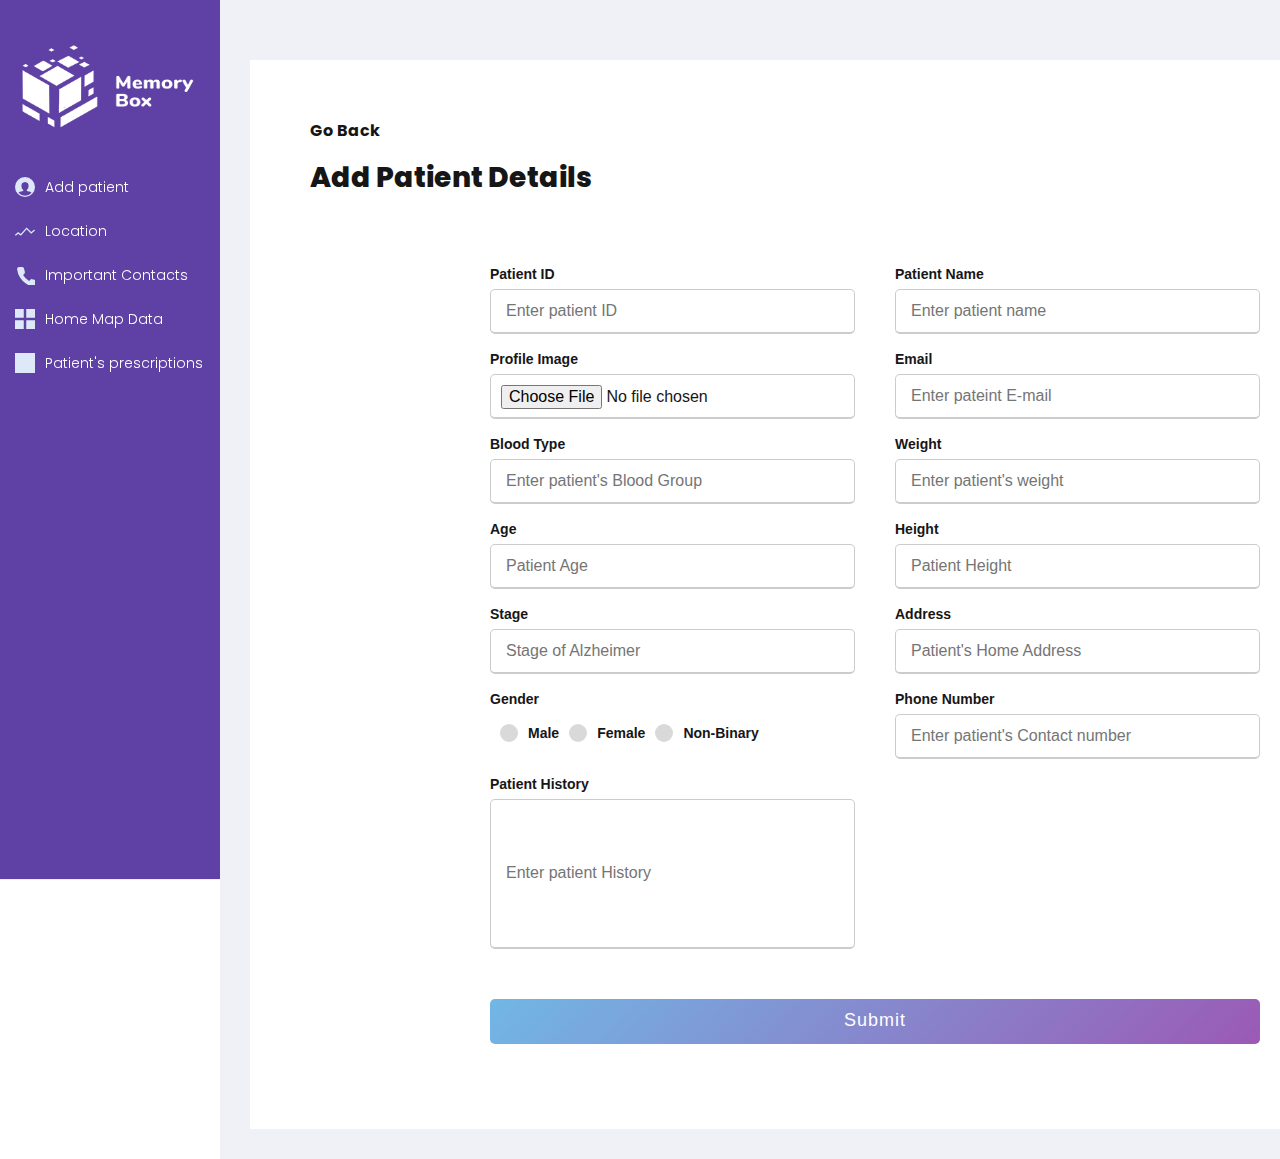
<file: templates/addpatient.html>
<!DOCTYPE html> 
<html lang="en">

<head>
  <meta charset="utf-8" />
  <link rel="apple-touch-icon" sizes="76x76" href="../assets/img/apple-icon.png">
  <link rel="icon" type="image/png" href="../assets/img/favicon.png">
  <meta http-equiv="X-UA-Compatible" content="IE=edge,chrome=1" />
  <title>
    Add Patient
  </title>
  <meta content='width=device-width, initial-scale=1.0, maximum-scale=1.0, user-scalable=0, shrink-to-fit=no' name='viewport' />
  <link href="https://fonts.googleapis.com/css?family=Montserrat:400,700,200" rel="stylesheet" />
  <link rel="stylesheet" href="https://maxcdn.bootstrapcdn.com/bootstrap/3.4.1/css/bootstrap.min.css">

<!-- jQuery library -->
<script src="https://ajax.googleapis.com/ajax/libs/jquery/3.5.1/jquery.min.js"></script>

<!-- Latest compiled JavaScript -->
<script src="https://maxcdn.bootstrapcdn.com/bootstrap/3.4.1/js/bootstrap.min.js"></script>
  <link rel="stylesheet" href="https://use.fontawesome.com/releases/v5.7.1/css/all.css" integrity="sha384-fnmOCqbTlWIlj8LyTjo7mOUStjsKC4pOpQbqyi7RrhN7udi9RwhKkMHpvLbHG9Sr" crossorigin="anonymous">
  <!-- CSS Files -->
  <script src="/static/index.js"></script>
  <link href="/static/style.css" rel="stylesheet" />
</head>
<body>
  <svg style="display:none;">
    <symbol id="logo" viewBox="0 0 140 59">
      <g>
        <path d="M6.8 57c0 .4-.1.7-.2.9-.1.2-.3.4-.4.5-.1.1-.4.199-.5.3-.2 0-.3.1-.5.1-.1 0-.3 0-.5-.1-.2 0-.4-.101-.5-.3-.2 0-.4-.2-.5-.4-.1-.2-.2-.5-.2-.9V44.7h-2c-.3 0-.6-.101-.8-.2-.2-.1-.3-.2-.5-.4s-.2-.3-.2-.4v-.4c0-.1 0-.2.1-.399 0-.2.1-.301.2-.4.1-.1.3-.3.5-.4.1 0 .4-.1.7-.1h2.1v-3.5c0-1 .1-1.9.3-2.7C4.1 35 4.5 34.3 5 33.7c.5-.6 1.1-1.1 1.9-1.4.8-.3 1.7-.5 2.7-.5.9 0 1.5.101 1.8.4.3.3.5.6.5 1.1 0 .3-.1.601-.3.9-.2.3-.6.4-1.2.4h-.6c-.6 0-1.1.101-1.5.301-.4.199-.7.5-.9.8C7.2 36 7 36.5 7 37c-.1.5-.1 1-.1 1.6V42h2.7c.3 0 .6.1.8.2.2.1.3.2.5.399.1.101.2.301.2.401 0 .2.1.3.1.4 0 .1 0 .3-.1.399 0 .2-.1.3-.2.4-.1.1-.3.3-.5.399-.2.101-.5.2-.8.2H6.8V57z" />
        <path d="M30.4 50.2c0 1.3-.2 2.5-.7 3.5-.5 1.1-1.1 2-1.9 2.8-.8.8-1.8 1.4-2.8 1.8-1.1.4-2.3.601-3.5.601-1.3 0-2.4-.2-3.5-.601-1.1-.399-2-1-2.8-1.8-.8-.8-1.4-1.7-1.9-2.8-.5-1.101-.7-2.2-.7-3.5s.2-2.4.7-3.5c.5-1.101 1.1-2 1.9-2.7.8-.8 1.7-1.4 2.8-1.8 1.1-.4 2.3-.601 3.5-.601 1.3 0 2.4.2 3.5.601 1.1.399 2 1 2.8 1.8.8.8 1.4 1.7 1.9 2.7.5 1.1.7 2.3.7 3.5zm-3.4 0c0-.8-.1-1.5-.4-2.3-.2-.7-.6-1.4-1.1-1.9s-1-1-1.7-1.3c-.7-.3-1.5-.5-2.4-.5s-1.7.2-2.4.5-1.3.8-1.7 1.3c-.5.5-.8 1.2-1.1 1.9-.2.699-.4 1.5-.4 2.3s.1 1.5.4 2.3c.2.7.6 1.4 1.1 1.9.5.6 1 1 1.7 1.3s1.5.5 2.4.5 1.7-.2 2.4-.5 1.3-.8 1.7-1.3c.5-.601.8-1.2 1.1-1.9.3-.7.4-1.5.4-2.3z" />
        <path d="M38.1 44.8h.1c.4-.899 1-1.7 1.9-2.3s1.8-.9 2.9-.9c.5 0 1 .101 1.3.301.4.199.6.6.6 1.1 0 .6-.2 1-.6 1.2-.4.2-.8.3-1.4.3h-.2c-1.3 0-2.4.5-3.2 1.4-.8.899-1.3 2.3-1.3 4.1v7c0 .4-.1.7-.2.9-.1.199-.3.399-.4.5-.2.1-.4.199-.5.3-.2 0-.3.1-.5.1-.1 0-.3 0-.5-.1-.2 0-.4-.101-.5-.3-.1-.2-.3-.301-.4-.5C35 57.7 35 57.4 35 57V43.5c0-.4.1-.7.2-.9.1-.199.3-.399.4-.5.2-.1.3-.199.5-.199s.3-.101.5-.101c.1 0 .3 0 .4.101.2 0 .3.1.5.199.2.101.3.301.4.5.1.2.2.5.2.9v1.3z" />
        <path d="M49.2 51.3c0 .7.2 1.4.5 2 .3.601.7 1.2 1.2 1.601.5.5 1.1.8 1.7 1.1s1.3.4 2 .4c1 0 1.8-.2 2.5-.5.7-.4 1.2-.801 1.8-1.2.2-.2.4-.3.6-.4.2-.301.3-.301.5-.301.4 0 .7.1 1 .4.3.199.4.6.4 1 0 .1 0 .3-.1.5s-.2.4-.4.7c-1.6 1.7-3.7 2.5-6.3 2.5-1.3 0-2.4-.199-3.5-.6s-2-1-2.8-1.8c-.8-.8-1.4-1.7-1.8-2.7-.4-1.1-.7-2.3-.7-3.6 0-1.301.2-2.5.6-3.5.4-1.101 1-2 1.8-2.801.8-.8 1.7-1.399 2.7-1.8 1-.399 2.2-.6 3.4-.6 2.1 0 3.8.6 5.2 1.8s2.3 2.9 2.6 5.2c0 .3.1.5.1.6v.5c0 1.101-.6 1.7-1.7 1.7H49.2V51.3zm9.9-2.5c0-.7-.1-1.3-.3-1.8-.2-.6-.5-1.1-.9-1.5s-.9-.7-1.4-1c-.6-.2-1.2-.4-2-.4-.7 0-1.4.101-2 .4-.6.2-1.2.6-1.6 1-.5.4-.8.9-1.1 1.5-.3.6-.5 1.2-.5 1.8h9.8z" />
        <path d="M77.9 55.1c.399-.3.8-.5 1.199-.5.4 0 .7.101 1 .4.2.3.4.6.4.9 0 .199 0 .5-.1.699a1.856 1.856 0 01-.599.701c-.7.5-1.399.9-2.3 1.2s-1.8.4-2.7.4c-1.3 0-2.5-.2-3.5-.601-1.1-.399-2-1-2.8-1.8s-1.4-1.7-1.8-2.7c-.4-1.1-.7-2.3-.7-3.6s.2-2.5.7-3.601c.4-1.1 1.1-2 1.8-2.8.8-.8 1.7-1.399 2.8-1.8 1.101-.4 2.2-.6 3.5-.6.9 0 1.7.1 2.601.399C78.2 42 79 42.4 79.6 43l.7.7c.101.2.2.5.2.7 0 .399-.1.8-.4 1-.3.3-.6.399-1 .399-.199 0-.399 0-.5-.1-.2-.099-.4-.199-.7-.499-.301-.3-.7-.5-1.2-.7s-1-.3-1.7-.3c-.9 0-1.6.2-2.3.5s-1.2.8-1.7 1.3-.8 1.2-1.1 1.9c-.2.699-.4 1.5-.4 2.3s.1 1.5.3 2.2c.2.699.6 1.3 1 1.899.5.5 1 1 1.7 1.3.7.301 1.4.5 2.3.5.7 0 1.3-.1 1.8-.3.4-.099.9-.299 1.3-.699z" />
        <path d="M94.6 56.2h-.1c-.6.899-1.4 1.6-2.3 2.1-.9.5-2 .7-3.3.7-.7 0-1.301-.1-2-.3-.7-.2-1.4-.5-1.9-.9-.6-.399-1.1-.899-1.4-1.6-.4-.7-.6-1.5-.6-2.4 0-1.3.3-2.2 1-3 .7-.7 1.6-1.3 2.7-1.7 1.1-.399 2.3-.6 3.7-.699 1.399-.101 2.8-.2 4.199-.2v-.5c0-1.2-.399-2.101-1.1-2.7s-1.7-.9-3-.9c-.7 0-1.4.101-2 .301-.6.199-1.3.5-1.9 1-.3.199-.699.3-1 .3-.3 0-.6-.101-.899-.4-.2-.2-.4-.6-.4-.899 0-.2.101-.5.2-.7s.3-.4.6-.601c.7-.5 1.601-1 2.5-1.3 1-.3 2-.5 3.2-.5s2.2.2 3.101.5c.899.3 1.6.8 2.199 1.4.601.6 1 1.3 1.301 2.1.3.8.399 1.601.399 2.5V56.9c0 .3-.1.6-.2.899-.1.201-.2.401-.4.501-.2.101-.3.2-.5.2s-.3.1-.4.1c-.1 0-.3 0-.399-.1-.2 0-.301-.1-.5-.2-.201-.1-.301-.3-.401-.5s-.2-.5-.2-.899v-.7h-.2zm-.9-5.5c-.8 0-1.7 0-2.5.1-.9.101-1.7.2-2.4.4s-1.3.5-1.8.9-.7 1-.7 1.7c0 .5.101.9.3 1.2.2.3.5.6.801.8.3.2.699.4 1.1.4.4.1.8.1 1.2.1 1.5 0 2.7-.5 3.5-1.399.8-.9 1.2-2.101 1.2-3.5v-.9h-.7v.199z" />
        <path d="M111.4 45.4c-.5-.5-1-.801-1.5-1-.5-.2-1.101-.301-1.601-.301-.399 0-.7 0-1.1.101-.4.1-.7.2-1 .399-.3.2-.5.4-.7.7s-.3.601-.3 1c0 .7.3 1.2.899 1.601.601.3 1.601.6 2.801.899.8.2 1.5.4 2.199.7.7.3 1.301.6 1.801 1s.899.8 1.199 1.4c.301.5.4 1.199.4 1.899 0 1-.2 1.8-.6 2.5-.4.7-.9 1.2-1.5 1.7-.601.4-1.301.7-2.101.9-.8.199-1.6.3-2.399.3-1 0-2-.2-2.9-.5-1-.3-1.8-.8-2.5-1.4-.3-.3-.5-.5-.6-.7-.098-.198-.098-.398-.098-.598 0-.4.101-.8.4-1 .3-.3.6-.4 1-.4.399 0 .8.2 1.2.5.5.5 1.1.801 1.699 1.101.601.3 1.2.399 1.9.399.4 0 .8 0 1.2-.1.399-.1.7-.2 1-.4.3-.199.6-.399.8-.699.2-.301.3-.7.3-1.2 0-.8-.399-1.3-1.1-1.7s-1.8-.7-3.2-1c-.6-.1-1.1-.3-1.7-.5-.6-.2-1.1-.5-1.6-.8s-.8-.8-1.101-1.3c-.3-.5-.399-1.2-.399-2 0-.9.2-1.601.5-2.301.401-.6.801-1.2 1.401-1.6.601-.4 1.2-.7 2-.9.7-.199 1.5-.3 2.301-.3.899 0 1.699.101 2.6.4.8.3 1.6.7 2.2 1.2.3.3.5.5.6.699.101.2.101.4.101.601 0 .399-.101.7-.4 1s-.6.399-1 .399c-.402-.199-.802-.399-1.102-.699z" />
        <path d="M126 58.4c-.6.3-1.3.399-2.1.399-1.601 0-2.801-.399-3.601-1.3s-1.2-2.2-1.2-3.9v-9H117.2c-.3 0-.601 0-.8-.1-.2-.1-.4-.2-.5-.3-.101-.101-.2-.3-.2-.4 0-.2-.101-.3-.101-.399 0-.101 0-.2.101-.4 0-.2.1-.3.2-.4.1-.1.3-.3.5-.399.199-.101.5-.2.8-.2h1.899v-3.2c0-.399.101-.7.2-.899.101-.2.3-.4.4-.601.2-.1.399-.2.5-.3.2 0 .3-.1.5-.1.1 0 .3 0 .5.1.2 0 .3.1.5.3.2.101.3.3.399.601.101.199.2.6.2.899V42h3.2c.3 0 .6.1.8.2.2.1.3.2.5.399.102.101.202.301.202.401 0 .2.1.3.1.4 0 .1 0 .3-.1.399 0 .2-.1.3-.2.4-.1.1-.3.3-.5.3-.2.1-.5.1-.8.1h-3.2V53.2c0 1 .2 1.7.5 2.1.4.4.8.601 1.4.601.2 0 .5 0 .7-.101.199-.1.399-.1.6-.1.4 0 .7.1.9.399.199.301.3.601.3.9s-.101.5-.2.7c0 .401-.2.601-.5.701z" />
        <path d="M133.2 44.8h.1c.4-.899 1-1.7 1.9-2.3.899-.6 1.8-.9 2.899-.9.5 0 1 .101 1.301.301.4.199.6.599.6 1.099 0 .6-.2 1-.6 1.2-.4.2-.801.3-1.4.3h-.2c-1.3 0-2.399.5-3.2 1.4-.8.899-1.3 2.3-1.3 4.1v7c0 .4-.1.7-.2.9-.1.199-.3.399-.399.5-.101.1-.4.199-.5.3-.2 0-.3.1-.5.1-.101 0-.3 0-.5-.1-.2 0-.4-.101-.5-.3-.2-.101-.3-.301-.4-.5-.1-.2-.2-.5-.2-.9V43.5c0-.4.101-.7.2-.9.101-.199.3-.399.4-.5.2-.1.3-.199.5-.199s.3-.101.5-.101c.1 0 .3 0 .399.101.2 0 .301.1.5.199.2.101.301.301.4.5.1.2.2.5.2.9v1.3z" />
      </g>
      <g>
        <g>
          <path fill="#08A6DF" d="M70 32.9c-9.1 0-16.5-7.4-16.5-16.5 0-4.8 2.1-9.3 5.7-12.4.5-.4 1.2-.4 1.6.1.4.5.4 1.2-.1 1.6-3.1 2.7-4.9 6.6-4.9 10.7 0 7.8 6.4 14.2 14.2 14.2s14.2-6.4 14.2-14.2c0-7.8-6.4-14.1-14.2-14.1-1.9 0-3.7.4-5.4 1.1-.6.2-1.3 0-1.5-.6-.2-.6 0-1.3.6-1.5C65.7.4 67.8 0 70 0c9.1 0 16.5 7.4 16.5 16.5S79.1 32.9 70 32.9z" />
        </g>
        <g>
          <path fill="#7C2A8A" d="M70 28.4c-6.6 0-11.9-5.4-11.9-11.9 0-6.6 5.4-11.9 11.9-11.9 5 0 9.5 3.2 11.2 7.9.5 1.3.7 2.6.7 4 0 .6-.5 1.1-1.101 1.1-.6 0-1.1-.5-1.1-1.1 0-1.1-.2-2.2-.601-3.3-1.399-3.8-5-6.4-9.1-6.4-5.3 0-9.6 4.3-9.6 9.6s4.3 9.6 9.6 9.6c.6 0 1.1.5 1.1 1.1.002.8-.498 1.3-1.098 1.3z" />
        </g>
        <g>
          <path fill="#EC1848" d="M70 23.9c-4.1 0-7.4-3.3-7.4-7.4s3.3-7.4 7.4-7.4c.6 0 1.1.5 1.1 1.1 0 .6-.5 1.1-1.1 1.1-2.8 0-5.1 2.3-5.1 5.1s2.3 5.1 5.1 5.1 5.1-2.3 5.1-5.1c0-.6.5-1.1 1.101-1.1.6 0 1.1.5 1.1 1.1.099 4.2-3.201 7.5-7.301 7.5z" />
        </g>
      </g>
    </symbol>
    
    <symbol id="list" viewBox="0 0 16 16">
      <g >
        <g id="Rounded" transform="translate(-612.000000, -2106.000000)">
            <g id="Editor" transform="translate(100.000000, 1960.000000)">
                <g id="-Round-/-Editor-/-format_list_bulleted" transform="translate(510.000000, 142.000000)">
                    <g>
                        <polygon id="Path" points="0 0 24 0 24 24 0 24"></polygon>
                        <path id="Icons" stroke="none" stroke-width="1" fill="none" fill-rule="evenodd" d="M4,10.5 C3.17,10.5 2.5,11.17 2.5,12 C2.5,12.83 3.17,13.5 4,13.5 C4.83,13.5 5.5,12.83 5.5,12 C5.5,11.17 4.83,10.5 4,10.5 Z M4,4.5 C3.17,4.5 2.5,5.17 2.5,6 C2.5,6.83 3.17,7.5 4,7.5 C4.83,7.5 5.5,6.83 5.5,6 C5.5,5.17 4.83,4.5 4,4.5 Z M4,16.5 C3.17,16.5 2.5,17.18 2.5,18 C2.5,18.82 3.18,19.5 4,19.5 C4.82,19.5 5.5,18.82 5.5,18 C5.5,17.18 4.83,16.5 4,16.5 Z M8,19 L20,19 C20.55,19 21,18.55 21,18 C21,17.45 20.55,17 20,17 L8,17 C7.45,17 7,17.45 7,18 C7,18.55 7.45,19 8,19 Z M8,13 L20,13 C20.55,13 21,12.55 21,12 C21,11.45 20.55,11 20,11 L8,11 C7.45,11 7,11.45 7,12 C7,12.55 7.45,13 8,13 Z M7,6 C7,6.55 7.45,7 8,7 L20,7 C20.55,7 21,6.55 21,6 C21,5.45 20.55,5 20,5 L8,5 C7.45,5 7,5.45 7,6 Z" id="🔹-Icon-Color" fill="#1D1D1D"></path>
                    </g>
                </g>
            </g>
        </g>
    </g>
    </symbol>
    <symbol id="contact" viewBox="0 0 20 20">
      <path d="M22 16.92v3a2 2 0 0 1-2.18 2 19.79 19.79 0 0 1-8.63-3.07 19.5 19.5 0 0 1-6-6 19.79 19.79 0 0 1-3.07-8.67A2 2 0 0 1 4.11 2h3a2 2 0 0 1 2 1.72 12.84 12.84 0 0 0 .7 2.81 2 2 0 0 1-.45 2.11L8.09 9.91a16 16 0 0 0 6 6l1.27-1.27a2 2 0 0 1 2.11-.45 12.84 12.84 0 0 0 2.81.7A2 2 0 0 1 22 16.92z"></path>
    </symbol>
    <symbol id="down" viewBox="0 0 16 16">
      <polygon points="3.81 4.38 8 8.57 12.19 4.38 13.71 5.91 8 11.62 2.29 5.91 3.81 4.38" />
    </symbol>
    <symbol id="users" viewBox="0 0 16 16">
      <path d="M8,0a8,8,0,1,0,8,8A8,8,0,0,0,8,0ZM8,15a7,7,0,0,1-5.19-2.32,2.71,2.71,0,0,1,1.7-1,13.11,13.11,0,0,0,1.29-.28,2.32,2.32,0,0,0,.94-.34,1.17,1.17,0,0,0-.27-.7h0A3.61,3.61,0,0,1,5.15,7.49,3.18,3.18,0,0,1,8,4.07a3.18,3.18,0,0,1,2.86,3.42,3.6,3.6,0,0,1-1.32,2.88h0a1.13,1.13,0,0,0-.27.69,2.68,2.68,0,0,0,.93.31,10.81,10.81,0,0,0,1.28.23,2.63,2.63,0,0,1,1.78,1A7,7,0,0,1,8,15Z" />
    </symbol>
    <symbol id="collection" viewBox="0 0 16 16">
      <rect width="7" height="7" />
      <rect y="9" width="7" height="7" />
      <rect x="9" width="7" height="7" />
      <rect x="9" y="9" width="7" height="7" />
    </symbol>
    <symbol id="charts" viewBox="0 0 16 16">
      <polygon points="0.64 7.38 -0.02 6.63 2.55 4.38 4.57 5.93 9.25 0.78 12.97 4.37 15.37 2.31 16.02 3.07 12.94 5.72 9.29 2.21 4.69 7.29 2.59 5.67 0.64 7.38" />
      <rect y="9" width="2" height="7" />
      <rect x="12" y="8" width="2" height="8" />
      <rect x="8" y="6" width="2" height="10" />
      <rect x="4" y="11" width="2" height="5" />
    </symbol>
    <symbol id="comments" viewBox="0 0 16 16">
      <path d="M0,16.13V2H15V13H5.24ZM1,3V14.37L5,12h9V3Z" />
      <rect x="3" y="5" width="9" height="1" />
      <rect x="3" y="7" width="7" height="1" />
      <rect x="3" y="9" width="5" height="1" />
    </symbol>
    <symbol id="pages" viewBox="0 0 16 16">
      <rect x="4" width="12" height="12" transform="translate(20 12) rotate(-180)" />
      <polygon points="2 14 2 2 0 2 0 14 0 16 2 16 14 16 14 14 2 14" />
    </symbol>
    <symbol id="appearance" viewBox="0 0 16 16">
      <path d="M3,0V7A2,2,0,0,0,5,9H6v5a2,2,0,0,0,4,0V9h1a2,2,0,0,0,2-2V0Zm9,7a1,1,0,0,1-1,1H9v6a1,1,0,0,1-2,0V8H5A1,1,0,0,1,4,7V6h8ZM4,5V1H6V4H7V1H9V4h1V1h2V5Z" />
    </symbol>
    <symbol id="trends" viewBox="0 0 16 16">
      <polygon points="0.64 11.85 -0.02 11.1 2.55 8.85 4.57 10.4 9.25 5.25 12.97 8.84 15.37 6.79 16.02 7.54 12.94 10.2 9.29 6.68 4.69 11.76 2.59 10.14 0.64 11.85" />
    </symbol>
    <symbol id="settings" viewBox="0 0 16 16">
      <rect x="9.78" y="5.34" width="1" height="7.97" />
      <polygon points="7.79 6.07 10.28 1.75 12.77 6.07 7.79 6.07" />
      <rect x="4.16" y="1.75" width="1" height="7.97" />
      <polygon points="7.15 8.99 4.66 13.31 2.16 8.99 7.15 8.99" />
      <rect x="1.28" width="1" height="4.97" />
      <polygon points="3.28 4.53 1.78 7.13 0.28 4.53 3.28 4.53" />
      <rect x="12.84" y="11.03" width="1" height="4.97" />
      <polygon points="11.85 11.47 13.34 8.88 14.84 11.47 11.85 11.47" />
    </symbol>
    <symbol id="options" viewBox="0 0 16 16">
      <path d="M8,11a3,3,0,1,1,3-3A3,3,0,0,1,8,11ZM8,6a2,2,0,1,0,2,2A2,2,0,0,0,8,6Z" />
      <path d="M8.5,16h-1A1.5,1.5,0,0,1,6,14.5v-.85a5.91,5.91,0,0,1-.58-.24l-.6.6A1.54,1.54,0,0,1,2.7,14L2,13.3a1.5,1.5,0,0,1,0-2.12l.6-.6A5.91,5.91,0,0,1,2.35,10H1.5A1.5,1.5,0,0,1,0,8.5v-1A1.5,1.5,0,0,1,1.5,6h.85a5.91,5.91,0,0,1,.24-.58L2,4.82A1.5,1.5,0,0,1,2,2.7L2.7,2A1.54,1.54,0,0,1,4.82,2l.6.6A5.91,5.91,0,0,1,6,2.35V1.5A1.5,1.5,0,0,1,7.5,0h1A1.5,1.5,0,0,1,10,1.5v.85a5.91,5.91,0,0,1,.58.24l.6-.6A1.54,1.54,0,0,1,13.3,2L14,2.7a1.5,1.5,0,0,1,0,2.12l-.6.6a5.91,5.91,0,0,1,.24.58h.85A1.5,1.5,0,0,1,16,7.5v1A1.5,1.5,0,0,1,14.5,10h-.85a5.91,5.91,0,0,1-.24.58l.6.6a1.5,1.5,0,0,1,0,2.12L13.3,14a1.54,1.54,0,0,1-2.12,0l-.6-.6a5.91,5.91,0,0,1-.58.24v.85A1.5,1.5,0,0,1,8.5,16ZM5.23,12.18l.33.18a4.94,4.94,0,0,0,1.07.44l.36.1V14.5a.5.5,0,0,0,.5.5h1a.5.5,0,0,0,.5-.5V12.91l.36-.1a4.94,4.94,0,0,0,1.07-.44l.33-.18,1.12,1.12a.51.51,0,0,0,.71,0l.71-.71a.5.5,0,0,0,0-.71l-1.12-1.12.18-.33a4.94,4.94,0,0,0,.44-1.07l.1-.36H14.5a.5.5,0,0,0,.5-.5v-1a.5.5,0,0,0-.5-.5H12.91l-.1-.36a4.94,4.94,0,0,0-.44-1.07l-.18-.33L13.3,4.11a.5.5,0,0,0,0-.71L12.6,2.7a.51.51,0,0,0-.71,0L10.77,3.82l-.33-.18a4.94,4.94,0,0,0-1.07-.44L9,3.09V1.5A.5.5,0,0,0,8.5,1h-1a.5.5,0,0,0-.5.5V3.09l-.36.1a4.94,4.94,0,0,0-1.07.44l-.33.18L4.11,2.7a.51.51,0,0,0-.71,0L2.7,3.4a.5.5,0,0,0,0,.71L3.82,5.23l-.18.33a4.94,4.94,0,0,0-.44,1.07L3.09,7H1.5a.5.5,0,0,0-.5.5v1a.5.5,0,0,0,.5.5H3.09l.1.36a4.94,4.94,0,0,0,.44,1.07l.18.33L2.7,11.89a.5.5,0,0,0,0,.71l.71.71a.51.51,0,0,0,.71,0Z" />
    </symbol>
    <symbol id="collapse" viewBox="0 0 16 16">
      <polygon points="11.62 3.81 7.43 8 11.62 12.19 10.09 13.71 4.38 8 10.09 2.29 11.62 3.81" />
    </symbol>
    <symbol id="search" viewBox="0 0 16 16">
      <path d="M6.57,1A5.57,5.57,0,1,1,1,6.57,5.57,5.57,0,0,1,6.57,1m0-1a6.57,6.57,0,1,0,6.57,6.57A6.57,6.57,0,0,0,6.57,0Z" />
      <rect x="11.84" y="9.87" width="2" height="5.93" transform="translate(-5.32 12.84) rotate(-45)" />
    </symbol>
  </svg>
  <header class="page-header">
    <nav>
      <a href="/home" aria-label="forecastr logo" class="logo">
        <img src="\static\logo.png" width="180" height="90">
      </a>
      <button class="toggle-mob-menu" aria-expanded="false" aria-label="open menu">
        <svg width="20" height="20" aria-hidden="true">
          <use xlink:href="#down"></use>
        </svg>
      </button>
      <ul class="admin-menu">
        
        <li>
          <a href="/index" method="POST">
            <svg>
              <use xlink:href="#users"></use>
            </svg>
            <span>Add patient</span>
          </a>
        </li>
        <li>
          <a href="/locations" method="POST">
            <svg>
              <use xlink:href="#trends"></use>
            </svg>
            <span>Location</span>
          </a>
        </li>
        <li>
          <a href="/contact" method="POST">
            <svg>
              <use xlink:href="#contact"></use>
            </svg>
            <span>Important Contacts</span>
          </a>
        </li>
        <li>
          <a href="/homemap" method="POST">
            <svg>
              <use xlink:href="#collection"></use>
            </svg>
            <span>Home Map Data</span>
          </a>
        </li>
        <li>
          <a href="/prescription" method="POST">
            <svg>
              <use xlink:href="#list"></use>
            </svg>
            <span>Patient's prescriptions</span>
          </a>
        </li>
      
        <li>
          
          
        </li>
      </ul>
    </nav>
  </header>
      <section class="page-content">
        <section class="search-and-user">
        </section>
        <section class="sm-box sm-box--2">
        <article>
            <button class="null_pt" ><a href="/home"><b>Go Back</b></a></button>
            <h3 class="patient_head">Add Patient Details</h3>
            <div class="container">
              
                <div class="content">
                  <form action="/add-patient" method="POST"> <!--form_start-->
                    <div class="user-details">
                      <div class="input-box">
                        <span class="details">Patient ID</span>
                        <input name="id1" id="id1" type="text" placeholder="Enter patient ID" required>
                      </div>
                      <div class="input-box">
                        <span class="details">Patient Name</span>
                        <input name="name" id="name" type="text" placeholder="Enter patient name" required>
                      </div>
                      
                      <div class="input-box">
                        <span class="details" >Profile Image</span>
                        <input id="image" style="padding: 10px;" type="file" name="image" placeholder="Photo" required="" capture>
                      </div>
                      <div class="input-box">
                        <span class="details">Email</span>
                        <input name="email" id="email" type="email" placeholder="Enter pateint E-mail" required>
                      </div>
                      <div class="input-box">
                        <span class="details">Blood Type</span>
                        <input name="blood" id="blood" type="text" placeholder="Enter patient's Blood Group" required>
                      </div>
                      <div class="input-box">
                        <span class="details">Weight</span>
                        <input name="weight" id="weight" type="text" placeholder="Enter patient's weight" required>
                      </div>
                      <div class="input-box">
                        <span class="details">Age</span>
                        <input name="age" id="age" type="text" placeholder="Patient Age" required>
                      </div>
                      <div class="input-box">
                        <span class="details">Height</span>
                        <input name="height" id="height" type="text" placeholder="Patient Height" required>
                      </div>
                      <div class="input-box">
                        <span class="details">Stage</span>
                        <input name="stage" id="stage" type="text" placeholder="Stage of Alzheimer" required>
                      </div>
                      <div class="input-box">
                        <span class="details">Address</span>
                        <input name="address" id="address" type="text" placeholder="Patient's Home Address" required>
                      </div>
                      <div class="gender-details">
                        <input type="radio" name="gender" value="m" id="dot-1">
                        <input type="radio" name="gender" value="f" id="dot-2">
                        <input type="radio" name="gender" value="nb" id="dot-3">
                        <span class="details"><b>Gender</b></span>
                        <div class="category">
                          <label for="dot-1">
                          <span class="dot one"></span>
                          <span class="gender">Male</span>
                        </label>
                        <label for="dot-2">
                          <span class="dot two"></span>
                          <span class="gender">Female</span>
                        </label>
                        <label for="dot-3">
                          <span class="dot three"></span>
                          <span class="gender">Non-Binary</span>
                        </label>
                        </div>
                      </div>
                      <div class="input-box">
                        <span class="details">Phone Number</span>
                        <input name="phone" id="phone" type="text" placeholder="Enter patient's Contact number" required>
                      </div>
                      
                      <div class="input-box">
                        <span class="details">Patient History</span>
                        <input name="history" id="history" type="textarea" class="pt_ht" placeholder="Enter patient History" required>
                      </div>
                    </div>
                    
                    <div class="button">
                      <input type="submit" value="Submit">
                    </div>
                  </form>
                </div>
              </div>
            
        </article>
      </section>
</body>
</file>
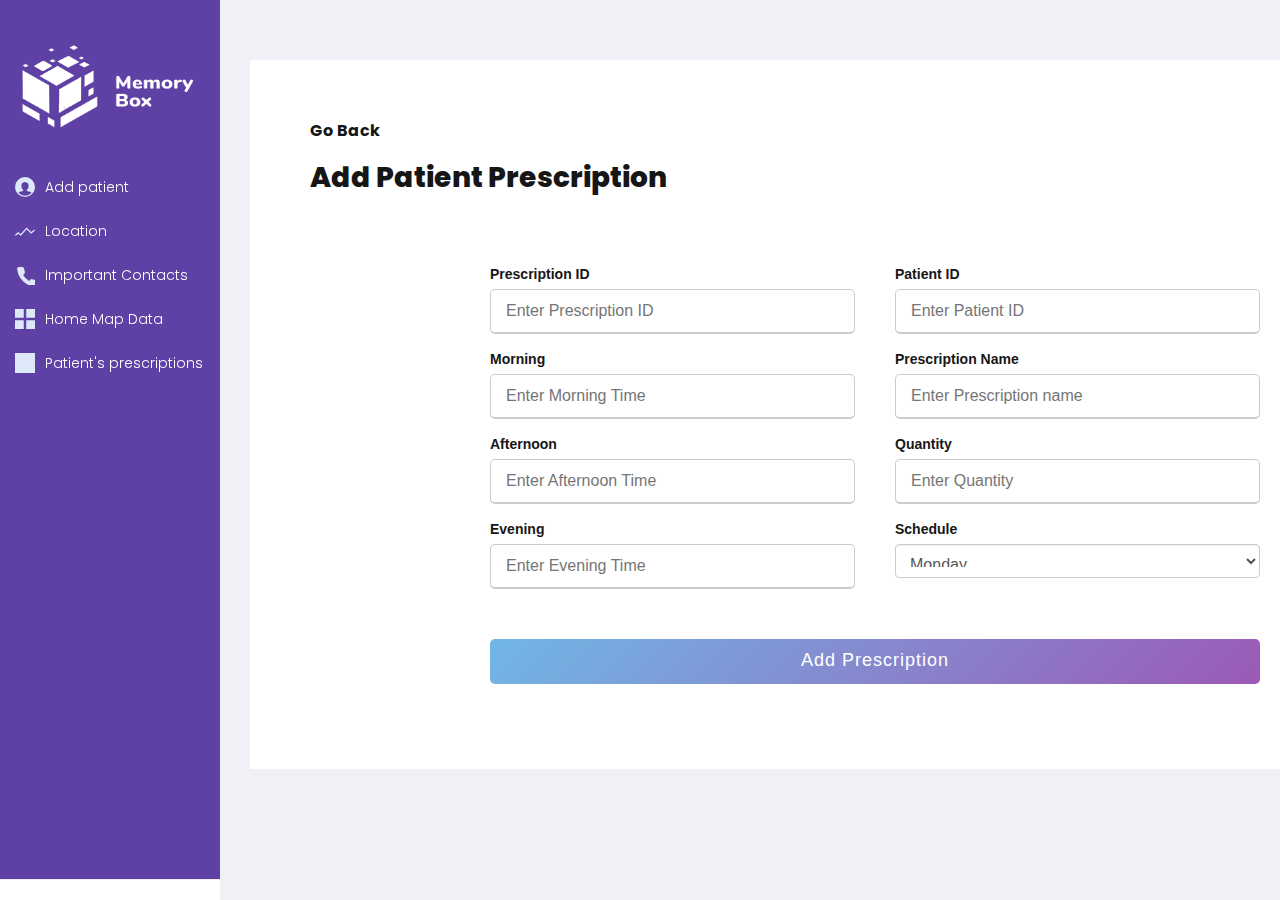
<file: templates/addprescription.html>
<!DOCTYPE html> 
<html lang="en">

<head>
  <meta charset="utf-8" />
  <link rel="apple-touch-icon" sizes="76x76" href="../assets/img/apple-icon.png">
  <link rel="icon" type="image/png" href="../assets/img/favicon.png">
  <meta http-equiv="X-UA-Compatible" content="IE=edge,chrome=1" />
  <title>
    Add Prescription
  </title>
  <meta content='width=device-width, initial-scale=1.0' name='viewport' />
  <link href="https://fonts.googleapis.com/css?family=Montserrat:400,700,200" rel="stylesheet" />
  <link rel="stylesheet" href="https://maxcdn.bootstrapcdn.com/bootstrap/3.4.1/css/bootstrap.min.css">

<!-- jQuery library -->
<script src="https://ajax.googleapis.com/ajax/libs/jquery/3.5.1/jquery.min.js"></script>

<!-- Latest compiled JavaScript -->
<script src="https://maxcdn.bootstrapcdn.com/bootstrap/3.4.1/js/bootstrap.min.js"></script>
  <link rel="stylesheet" href="https://use.fontawesome.com/releases/v5.7.1/css/all.css" integrity="sha384-fnmOCqbTlWIlj8LyTjo7mOUStjsKC4pOpQbqyi7RrhN7udi9RwhKkMHpvLbHG9Sr" crossorigin="anonymous">
  <!-- CSS Files -->
  <script src="/static/index.js"></script>
  <link href="/static/style.css" rel="stylesheet" />
</head>
<body>
  <svg style="display:none;">
    <symbol id="logo" viewBox="0 0 140 59">
      <g>
        <path d="M6.8 57c0 .4-.1.7-.2.9-.1.2-.3.4-.4.5-.1.1-.4.199-.5.3-.2 0-.3.1-.5.1-.1 0-.3 0-.5-.1-.2 0-.4-.101-.5-.3-.2 0-.4-.2-.5-.4-.1-.2-.2-.5-.2-.9V44.7h-2c-.3 0-.6-.101-.8-.2-.2-.1-.3-.2-.5-.4s-.2-.3-.2-.4v-.4c0-.1 0-.2.1-.399 0-.2.1-.301.2-.4.1-.1.3-.3.5-.4.1 0 .4-.1.7-.1h2.1v-3.5c0-1 .1-1.9.3-2.7C4.1 35 4.5 34.3 5 33.7c.5-.6 1.1-1.1 1.9-1.4.8-.3 1.7-.5 2.7-.5.9 0 1.5.101 1.8.4.3.3.5.6.5 1.1 0 .3-.1.601-.3.9-.2.3-.6.4-1.2.4h-.6c-.6 0-1.1.101-1.5.301-.4.199-.7.5-.9.8C7.2 36 7 36.5 7 37c-.1.5-.1 1-.1 1.6V42h2.7c.3 0 .6.1.8.2.2.1.3.2.5.399.1.101.2.301.2.401 0 .2.1.3.1.4 0 .1 0 .3-.1.399 0 .2-.1.3-.2.4-.1.1-.3.3-.5.399-.2.101-.5.2-.8.2H6.8V57z" />
        <path d="M30.4 50.2c0 1.3-.2 2.5-.7 3.5-.5 1.1-1.1 2-1.9 2.8-.8.8-1.8 1.4-2.8 1.8-1.1.4-2.3.601-3.5.601-1.3 0-2.4-.2-3.5-.601-1.1-.399-2-1-2.8-1.8-.8-.8-1.4-1.7-1.9-2.8-.5-1.101-.7-2.2-.7-3.5s.2-2.4.7-3.5c.5-1.101 1.1-2 1.9-2.7.8-.8 1.7-1.4 2.8-1.8 1.1-.4 2.3-.601 3.5-.601 1.3 0 2.4.2 3.5.601 1.1.399 2 1 2.8 1.8.8.8 1.4 1.7 1.9 2.7.5 1.1.7 2.3.7 3.5zm-3.4 0c0-.8-.1-1.5-.4-2.3-.2-.7-.6-1.4-1.1-1.9s-1-1-1.7-1.3c-.7-.3-1.5-.5-2.4-.5s-1.7.2-2.4.5-1.3.8-1.7 1.3c-.5.5-.8 1.2-1.1 1.9-.2.699-.4 1.5-.4 2.3s.1 1.5.4 2.3c.2.7.6 1.4 1.1 1.9.5.6 1 1 1.7 1.3s1.5.5 2.4.5 1.7-.2 2.4-.5 1.3-.8 1.7-1.3c.5-.601.8-1.2 1.1-1.9.3-.7.4-1.5.4-2.3z" />
        <path d="M38.1 44.8h.1c.4-.899 1-1.7 1.9-2.3s1.8-.9 2.9-.9c.5 0 1 .101 1.3.301.4.199.6.6.6 1.1 0 .6-.2 1-.6 1.2-.4.2-.8.3-1.4.3h-.2c-1.3 0-2.4.5-3.2 1.4-.8.899-1.3 2.3-1.3 4.1v7c0 .4-.1.7-.2.9-.1.199-.3.399-.4.5-.2.1-.4.199-.5.3-.2 0-.3.1-.5.1-.1 0-.3 0-.5-.1-.2 0-.4-.101-.5-.3-.1-.2-.3-.301-.4-.5C35 57.7 35 57.4 35 57V43.5c0-.4.1-.7.2-.9.1-.199.3-.399.4-.5.2-.1.3-.199.5-.199s.3-.101.5-.101c.1 0 .3 0 .4.101.2 0 .3.1.5.199.2.101.3.301.4.5.1.2.2.5.2.9v1.3z" />
        <path d="M49.2 51.3c0 .7.2 1.4.5 2 .3.601.7 1.2 1.2 1.601.5.5 1.1.8 1.7 1.1s1.3.4 2 .4c1 0 1.8-.2 2.5-.5.7-.4 1.2-.801 1.8-1.2.2-.2.4-.3.6-.4.2-.301.3-.301.5-.301.4 0 .7.1 1 .4.3.199.4.6.4 1 0 .1 0 .3-.1.5s-.2.4-.4.7c-1.6 1.7-3.7 2.5-6.3 2.5-1.3 0-2.4-.199-3.5-.6s-2-1-2.8-1.8c-.8-.8-1.4-1.7-1.8-2.7-.4-1.1-.7-2.3-.7-3.6 0-1.301.2-2.5.6-3.5.4-1.101 1-2 1.8-2.801.8-.8 1.7-1.399 2.7-1.8 1-.399 2.2-.6 3.4-.6 2.1 0 3.8.6 5.2 1.8s2.3 2.9 2.6 5.2c0 .3.1.5.1.6v.5c0 1.101-.6 1.7-1.7 1.7H49.2V51.3zm9.9-2.5c0-.7-.1-1.3-.3-1.8-.2-.6-.5-1.1-.9-1.5s-.9-.7-1.4-1c-.6-.2-1.2-.4-2-.4-.7 0-1.4.101-2 .4-.6.2-1.2.6-1.6 1-.5.4-.8.9-1.1 1.5-.3.6-.5 1.2-.5 1.8h9.8z" />
        <path d="M77.9 55.1c.399-.3.8-.5 1.199-.5.4 0 .7.101 1 .4.2.3.4.6.4.9 0 .199 0 .5-.1.699a1.856 1.856 0 01-.599.701c-.7.5-1.399.9-2.3 1.2s-1.8.4-2.7.4c-1.3 0-2.5-.2-3.5-.601-1.1-.399-2-1-2.8-1.8s-1.4-1.7-1.8-2.7c-.4-1.1-.7-2.3-.7-3.6s.2-2.5.7-3.601c.4-1.1 1.1-2 1.8-2.8.8-.8 1.7-1.399 2.8-1.8 1.101-.4 2.2-.6 3.5-.6.9 0 1.7.1 2.601.399C78.2 42 79 42.4 79.6 43l.7.7c.101.2.2.5.2.7 0 .399-.1.8-.4 1-.3.3-.6.399-1 .399-.199 0-.399 0-.5-.1-.2-.099-.4-.199-.7-.499-.301-.3-.7-.5-1.2-.7s-1-.3-1.7-.3c-.9 0-1.6.2-2.3.5s-1.2.8-1.7 1.3-.8 1.2-1.1 1.9c-.2.699-.4 1.5-.4 2.3s.1 1.5.3 2.2c.2.699.6 1.3 1 1.899.5.5 1 1 1.7 1.3.7.301 1.4.5 2.3.5.7 0 1.3-.1 1.8-.3.4-.099.9-.299 1.3-.699z" />
        <path d="M94.6 56.2h-.1c-.6.899-1.4 1.6-2.3 2.1-.9.5-2 .7-3.3.7-.7 0-1.301-.1-2-.3-.7-.2-1.4-.5-1.9-.9-.6-.399-1.1-.899-1.4-1.6-.4-.7-.6-1.5-.6-2.4 0-1.3.3-2.2 1-3 .7-.7 1.6-1.3 2.7-1.7 1.1-.399 2.3-.6 3.7-.699 1.399-.101 2.8-.2 4.199-.2v-.5c0-1.2-.399-2.101-1.1-2.7s-1.7-.9-3-.9c-.7 0-1.4.101-2 .301-.6.199-1.3.5-1.9 1-.3.199-.699.3-1 .3-.3 0-.6-.101-.899-.4-.2-.2-.4-.6-.4-.899 0-.2.101-.5.2-.7s.3-.4.6-.601c.7-.5 1.601-1 2.5-1.3 1-.3 2-.5 3.2-.5s2.2.2 3.101.5c.899.3 1.6.8 2.199 1.4.601.6 1 1.3 1.301 2.1.3.8.399 1.601.399 2.5V56.9c0 .3-.1.6-.2.899-.1.201-.2.401-.4.501-.2.101-.3.2-.5.2s-.3.1-.4.1c-.1 0-.3 0-.399-.1-.2 0-.301-.1-.5-.2-.201-.1-.301-.3-.401-.5s-.2-.5-.2-.899v-.7h-.2zm-.9-5.5c-.8 0-1.7 0-2.5.1-.9.101-1.7.2-2.4.4s-1.3.5-1.8.9-.7 1-.7 1.7c0 .5.101.9.3 1.2.2.3.5.6.801.8.3.2.699.4 1.1.4.4.1.8.1 1.2.1 1.5 0 2.7-.5 3.5-1.399.8-.9 1.2-2.101 1.2-3.5v-.9h-.7v.199z" />
        <path d="M111.4 45.4c-.5-.5-1-.801-1.5-1-.5-.2-1.101-.301-1.601-.301-.399 0-.7 0-1.1.101-.4.1-.7.2-1 .399-.3.2-.5.4-.7.7s-.3.601-.3 1c0 .7.3 1.2.899 1.601.601.3 1.601.6 2.801.899.8.2 1.5.4 2.199.7.7.3 1.301.6 1.801 1s.899.8 1.199 1.4c.301.5.4 1.199.4 1.899 0 1-.2 1.8-.6 2.5-.4.7-.9 1.2-1.5 1.7-.601.4-1.301.7-2.101.9-.8.199-1.6.3-2.399.3-1 0-2-.2-2.9-.5-1-.3-1.8-.8-2.5-1.4-.3-.3-.5-.5-.6-.7-.098-.198-.098-.398-.098-.598 0-.4.101-.8.4-1 .3-.3.6-.4 1-.4.399 0 .8.2 1.2.5.5.5 1.1.801 1.699 1.101.601.3 1.2.399 1.9.399.4 0 .8 0 1.2-.1.399-.1.7-.2 1-.4.3-.199.6-.399.8-.699.2-.301.3-.7.3-1.2 0-.8-.399-1.3-1.1-1.7s-1.8-.7-3.2-1c-.6-.1-1.1-.3-1.7-.5-.6-.2-1.1-.5-1.6-.8s-.8-.8-1.101-1.3c-.3-.5-.399-1.2-.399-2 0-.9.2-1.601.5-2.301.401-.6.801-1.2 1.401-1.6.601-.4 1.2-.7 2-.9.7-.199 1.5-.3 2.301-.3.899 0 1.699.101 2.6.4.8.3 1.6.7 2.2 1.2.3.3.5.5.6.699.101.2.101.4.101.601 0 .399-.101.7-.4 1s-.6.399-1 .399c-.402-.199-.802-.399-1.102-.699z" />
        <path d="M126 58.4c-.6.3-1.3.399-2.1.399-1.601 0-2.801-.399-3.601-1.3s-1.2-2.2-1.2-3.9v-9H117.2c-.3 0-.601 0-.8-.1-.2-.1-.4-.2-.5-.3-.101-.101-.2-.3-.2-.4 0-.2-.101-.3-.101-.399 0-.101 0-.2.101-.4 0-.2.1-.3.2-.4.1-.1.3-.3.5-.399.199-.101.5-.2.8-.2h1.899v-3.2c0-.399.101-.7.2-.899.101-.2.3-.4.4-.601.2-.1.399-.2.5-.3.2 0 .3-.1.5-.1.1 0 .3 0 .5.1.2 0 .3.1.5.3.2.101.3.3.399.601.101.199.2.6.2.899V42h3.2c.3 0 .6.1.8.2.2.1.3.2.5.399.102.101.202.301.202.401 0 .2.1.3.1.4 0 .1 0 .3-.1.399 0 .2-.1.3-.2.4-.1.1-.3.3-.5.3-.2.1-.5.1-.8.1h-3.2V53.2c0 1 .2 1.7.5 2.1.4.4.8.601 1.4.601.2 0 .5 0 .7-.101.199-.1.399-.1.6-.1.4 0 .7.1.9.399.199.301.3.601.3.9s-.101.5-.2.7c0 .401-.2.601-.5.701z" />
        <path d="M133.2 44.8h.1c.4-.899 1-1.7 1.9-2.3.899-.6 1.8-.9 2.899-.9.5 0 1 .101 1.301.301.4.199.6.599.6 1.099 0 .6-.2 1-.6 1.2-.4.2-.801.3-1.4.3h-.2c-1.3 0-2.399.5-3.2 1.4-.8.899-1.3 2.3-1.3 4.1v7c0 .4-.1.7-.2.9-.1.199-.3.399-.399.5-.101.1-.4.199-.5.3-.2 0-.3.1-.5.1-.101 0-.3 0-.5-.1-.2 0-.4-.101-.5-.3-.2-.101-.3-.301-.4-.5-.1-.2-.2-.5-.2-.9V43.5c0-.4.101-.7.2-.9.101-.199.3-.399.4-.5.2-.1.3-.199.5-.199s.3-.101.5-.101c.1 0 .3 0 .399.101.2 0 .301.1.5.199.2.101.301.301.4.5.1.2.2.5.2.9v1.3z" />
      </g>
      <g>
        <g>
          <path fill="#08A6DF" d="M70 32.9c-9.1 0-16.5-7.4-16.5-16.5 0-4.8 2.1-9.3 5.7-12.4.5-.4 1.2-.4 1.6.1.4.5.4 1.2-.1 1.6-3.1 2.7-4.9 6.6-4.9 10.7 0 7.8 6.4 14.2 14.2 14.2s14.2-6.4 14.2-14.2c0-7.8-6.4-14.1-14.2-14.1-1.9 0-3.7.4-5.4 1.1-.6.2-1.3 0-1.5-.6-.2-.6 0-1.3.6-1.5C65.7.4 67.8 0 70 0c9.1 0 16.5 7.4 16.5 16.5S79.1 32.9 70 32.9z" />
        </g>
        <g>
          <path fill="#7C2A8A" d="M70 28.4c-6.6 0-11.9-5.4-11.9-11.9 0-6.6 5.4-11.9 11.9-11.9 5 0 9.5 3.2 11.2 7.9.5 1.3.7 2.6.7 4 0 .6-.5 1.1-1.101 1.1-.6 0-1.1-.5-1.1-1.1 0-1.1-.2-2.2-.601-3.3-1.399-3.8-5-6.4-9.1-6.4-5.3 0-9.6 4.3-9.6 9.6s4.3 9.6 9.6 9.6c.6 0 1.1.5 1.1 1.1.002.8-.498 1.3-1.098 1.3z" />
        </g>
        <g>
          <path fill="#EC1848" d="M70 23.9c-4.1 0-7.4-3.3-7.4-7.4s3.3-7.4 7.4-7.4c.6 0 1.1.5 1.1 1.1 0 .6-.5 1.1-1.1 1.1-2.8 0-5.1 2.3-5.1 5.1s2.3 5.1 5.1 5.1 5.1-2.3 5.1-5.1c0-.6.5-1.1 1.101-1.1.6 0 1.1.5 1.1 1.1.099 4.2-3.201 7.5-7.301 7.5z" />
        </g>
      </g>
    </symbol>
    
    <symbol id="list" viewBox="0 0 16 16">
      <g >
        <g id="Rounded" transform="translate(-612.000000, -2106.000000)">
            <g id="Editor" transform="translate(100.000000, 1960.000000)">
                <g id="-Round-/-Editor-/-format_list_bulleted" transform="translate(510.000000, 142.000000)">
                    <g>
                        <polygon id="Path" points="0 0 24 0 24 24 0 24"></polygon>
                        <path id="Icons" stroke="none" stroke-width="1" fill="none" fill-rule="evenodd" d="M4,10.5 C3.17,10.5 2.5,11.17 2.5,12 C2.5,12.83 3.17,13.5 4,13.5 C4.83,13.5 5.5,12.83 5.5,12 C5.5,11.17 4.83,10.5 4,10.5 Z M4,4.5 C3.17,4.5 2.5,5.17 2.5,6 C2.5,6.83 3.17,7.5 4,7.5 C4.83,7.5 5.5,6.83 5.5,6 C5.5,5.17 4.83,4.5 4,4.5 Z M4,16.5 C3.17,16.5 2.5,17.18 2.5,18 C2.5,18.82 3.18,19.5 4,19.5 C4.82,19.5 5.5,18.82 5.5,18 C5.5,17.18 4.83,16.5 4,16.5 Z M8,19 L20,19 C20.55,19 21,18.55 21,18 C21,17.45 20.55,17 20,17 L8,17 C7.45,17 7,17.45 7,18 C7,18.55 7.45,19 8,19 Z M8,13 L20,13 C20.55,13 21,12.55 21,12 C21,11.45 20.55,11 20,11 L8,11 C7.45,11 7,11.45 7,12 C7,12.55 7.45,13 8,13 Z M7,6 C7,6.55 7.45,7 8,7 L20,7 C20.55,7 21,6.55 21,6 C21,5.45 20.55,5 20,5 L8,5 C7.45,5 7,5.45 7,6 Z" id="🔹-Icon-Color" fill="#1D1D1D"></path>
                    </g>
                </g>
            </g>
        </g>
    </g>
    </symbol>
    <symbol id="contact" viewBox="0 0 20 20">
      <path d="M22 16.92v3a2 2 0 0 1-2.18 2 19.79 19.79 0 0 1-8.63-3.07 19.5 19.5 0 0 1-6-6 19.79 19.79 0 0 1-3.07-8.67A2 2 0 0 1 4.11 2h3a2 2 0 0 1 2 1.72 12.84 12.84 0 0 0 .7 2.81 2 2 0 0 1-.45 2.11L8.09 9.91a16 16 0 0 0 6 6l1.27-1.27a2 2 0 0 1 2.11-.45 12.84 12.84 0 0 0 2.81.7A2 2 0 0 1 22 16.92z"></path>
    </symbol>
    <symbol id="down" viewBox="0 0 16 16">
      <polygon points="3.81 4.38 8 8.57 12.19 4.38 13.71 5.91 8 11.62 2.29 5.91 3.81 4.38" />
    </symbol>
    <symbol id="users" viewBox="0 0 16 16">
      <path d="M8,0a8,8,0,1,0,8,8A8,8,0,0,0,8,0ZM8,15a7,7,0,0,1-5.19-2.32,2.71,2.71,0,0,1,1.7-1,13.11,13.11,0,0,0,1.29-.28,2.32,2.32,0,0,0,.94-.34,1.17,1.17,0,0,0-.27-.7h0A3.61,3.61,0,0,1,5.15,7.49,3.18,3.18,0,0,1,8,4.07a3.18,3.18,0,0,1,2.86,3.42,3.6,3.6,0,0,1-1.32,2.88h0a1.13,1.13,0,0,0-.27.69,2.68,2.68,0,0,0,.93.31,10.81,10.81,0,0,0,1.28.23,2.63,2.63,0,0,1,1.78,1A7,7,0,0,1,8,15Z" />
    </symbol>
    <symbol id="collection" viewBox="0 0 16 16">
      <rect width="7" height="7" />
      <rect y="9" width="7" height="7" />
      <rect x="9" width="7" height="7" />
      <rect x="9" y="9" width="7" height="7" />
    </symbol>
    <symbol id="charts" viewBox="0 0 16 16">
      <polygon points="0.64 7.38 -0.02 6.63 2.55 4.38 4.57 5.93 9.25 0.78 12.97 4.37 15.37 2.31 16.02 3.07 12.94 5.72 9.29 2.21 4.69 7.29 2.59 5.67 0.64 7.38" />
      <rect y="9" width="2" height="7" />
      <rect x="12" y="8" width="2" height="8" />
      <rect x="8" y="6" width="2" height="10" />
      <rect x="4" y="11" width="2" height="5" />
    </symbol>
    <symbol id="comments" viewBox="0 0 16 16">
      <path d="M0,16.13V2H15V13H5.24ZM1,3V14.37L5,12h9V3Z" />
      <rect x="3" y="5" width="9" height="1" />
      <rect x="3" y="7" width="7" height="1" />
      <rect x="3" y="9" width="5" height="1" />
    </symbol>
    <symbol id="pages" viewBox="0 0 16 16">
      <rect x="4" width="12" height="12" transform="translate(20 12) rotate(-180)" />
      <polygon points="2 14 2 2 0 2 0 14 0 16 2 16 14 16 14 14 2 14" />
    </symbol>
    <symbol id="appearance" viewBox="0 0 16 16">
      <path d="M3,0V7A2,2,0,0,0,5,9H6v5a2,2,0,0,0,4,0V9h1a2,2,0,0,0,2-2V0Zm9,7a1,1,0,0,1-1,1H9v6a1,1,0,0,1-2,0V8H5A1,1,0,0,1,4,7V6h8ZM4,5V1H6V4H7V1H9V4h1V1h2V5Z" />
    </symbol>
    <symbol id="trends" viewBox="0 0 16 16">
      <polygon points="0.64 11.85 -0.02 11.1 2.55 8.85 4.57 10.4 9.25 5.25 12.97 8.84 15.37 6.79 16.02 7.54 12.94 10.2 9.29 6.68 4.69 11.76 2.59 10.14 0.64 11.85" />
    </symbol>
    <symbol id="settings" viewBox="0 0 16 16">
      <rect x="9.78" y="5.34" width="1" height="7.97" />
      <polygon points="7.79 6.07 10.28 1.75 12.77 6.07 7.79 6.07" />
      <rect x="4.16" y="1.75" width="1" height="7.97" />
      <polygon points="7.15 8.99 4.66 13.31 2.16 8.99 7.15 8.99" />
      <rect x="1.28" width="1" height="4.97" />
      <polygon points="3.28 4.53 1.78 7.13 0.28 4.53 3.28 4.53" />
      <rect x="12.84" y="11.03" width="1" height="4.97" />
      <polygon points="11.85 11.47 13.34 8.88 14.84 11.47 11.85 11.47" />
    </symbol>
    <symbol id="options" viewBox="0 0 16 16">
      <path d="M8,11a3,3,0,1,1,3-3A3,3,0,0,1,8,11ZM8,6a2,2,0,1,0,2,2A2,2,0,0,0,8,6Z" />
      <path d="M8.5,16h-1A1.5,1.5,0,0,1,6,14.5v-.85a5.91,5.91,0,0,1-.58-.24l-.6.6A1.54,1.54,0,0,1,2.7,14L2,13.3a1.5,1.5,0,0,1,0-2.12l.6-.6A5.91,5.91,0,0,1,2.35,10H1.5A1.5,1.5,0,0,1,0,8.5v-1A1.5,1.5,0,0,1,1.5,6h.85a5.91,5.91,0,0,1,.24-.58L2,4.82A1.5,1.5,0,0,1,2,2.7L2.7,2A1.54,1.54,0,0,1,4.82,2l.6.6A5.91,5.91,0,0,1,6,2.35V1.5A1.5,1.5,0,0,1,7.5,0h1A1.5,1.5,0,0,1,10,1.5v.85a5.91,5.91,0,0,1,.58.24l.6-.6A1.54,1.54,0,0,1,13.3,2L14,2.7a1.5,1.5,0,0,1,0,2.12l-.6.6a5.91,5.91,0,0,1,.24.58h.85A1.5,1.5,0,0,1,16,7.5v1A1.5,1.5,0,0,1,14.5,10h-.85a5.91,5.91,0,0,1-.24.58l.6.6a1.5,1.5,0,0,1,0,2.12L13.3,14a1.54,1.54,0,0,1-2.12,0l-.6-.6a5.91,5.91,0,0,1-.58.24v.85A1.5,1.5,0,0,1,8.5,16ZM5.23,12.18l.33.18a4.94,4.94,0,0,0,1.07.44l.36.1V14.5a.5.5,0,0,0,.5.5h1a.5.5,0,0,0,.5-.5V12.91l.36-.1a4.94,4.94,0,0,0,1.07-.44l.33-.18,1.12,1.12a.51.51,0,0,0,.71,0l.71-.71a.5.5,0,0,0,0-.71l-1.12-1.12.18-.33a4.94,4.94,0,0,0,.44-1.07l.1-.36H14.5a.5.5,0,0,0,.5-.5v-1a.5.5,0,0,0-.5-.5H12.91l-.1-.36a4.94,4.94,0,0,0-.44-1.07l-.18-.33L13.3,4.11a.5.5,0,0,0,0-.71L12.6,2.7a.51.51,0,0,0-.71,0L10.77,3.82l-.33-.18a4.94,4.94,0,0,0-1.07-.44L9,3.09V1.5A.5.5,0,0,0,8.5,1h-1a.5.5,0,0,0-.5.5V3.09l-.36.1a4.94,4.94,0,0,0-1.07.44l-.33.18L4.11,2.7a.51.51,0,0,0-.71,0L2.7,3.4a.5.5,0,0,0,0,.71L3.82,5.23l-.18.33a4.94,4.94,0,0,0-.44,1.07L3.09,7H1.5a.5.5,0,0,0-.5.5v1a.5.5,0,0,0,.5.5H3.09l.1.36a4.94,4.94,0,0,0,.44,1.07l.18.33L2.7,11.89a.5.5,0,0,0,0,.71l.71.71a.51.51,0,0,0,.71,0Z" />
    </symbol>
    <symbol id="collapse" viewBox="0 0 16 16">
      <polygon points="11.62 3.81 7.43 8 11.62 12.19 10.09 13.71 4.38 8 10.09 2.29 11.62 3.81" />
    </symbol>
    <symbol id="search" viewBox="0 0 16 16">
      <path d="M6.57,1A5.57,5.57,0,1,1,1,6.57,5.57,5.57,0,0,1,6.57,1m0-1a6.57,6.57,0,1,0,6.57,6.57A6.57,6.57,0,0,0,6.57,0Z" />
      <rect x="11.84" y="9.87" width="2" height="5.93" transform="translate(-5.32 12.84) rotate(-45)" />
    </symbol>
  </svg>
  <header class="page-header">
    <nav>
      <a href="/home" aria-label="forecastr logo" class="logo">
        <img src="\static\logo.png" width="180" height="90">
      </a>
      <button class="toggle-mob-menu" aria-expanded="false" aria-label="open menu">
        <svg width="20" height="20" aria-hidden="true">
          <use xlink:href="#down"></use>
        </svg>
      </button>
      <ul class="admin-menu">
        
        <li>
          <a href="/index" method="POST">
            <svg>
              <use xlink:href="#users"></use>
            </svg>
            <span>Add patient</span>
          </a>
        </li>
        <li>
          <a href="/locations" method="POST">
            <svg>
              <use xlink:href="#trends"></use>
            </svg>
            <span>Location</span>
          </a>
        </li>
        <li>
          <a href="/contact" method="POST">
            <svg>
              <use xlink:href="#contact"></use>
            </svg>
            <span>Important Contacts</span>
          </a>
        </li>
        <li>
          <a href="/homemap" method="POST">
            <svg>
              <use xlink:href="#collection"></use>
            </svg>
            <span>Home Map Data</span>
          </a>
        </li>
        <li>
          <a href="/prescription" method="POST">
            <svg>
              <use xlink:href="#list"></use>
            </svg>
            <span>Patient's prescriptions</span>
          </a>
        </li>
      
        <li>
          
          
        </li>
      </ul>
    </nav>
  </header>
      <section class="page-content">
        <section class="search-and-user">
        </section>
        <section class="sm-box sm-box--2">
        <article>
            <button class="null_pt" ><a href="/prescription" method="POSt"><b>Go Back</b></a></button>
            <h3 class="patient_head">Add Patient Prescription</h3>
            <div class="container">
              
                <div class="content">
                  <form action="/add-prescription" method="POST">
                    <div class="user-details">

                      <div class="input-box">
                        <span class="details">Prescription ID</span>
                        <input name="pid" id="pid" type="text" placeholder="Enter Prescription ID" required>
                      </div>
                      <div class="input-box">
                        <span class="details">Patient ID</span>
                        <input name="id1" id="id1" type="text" placeholder="Enter Patient ID" required>
                      </div>




                      <div class="input-box">
                        <span class="details">Morning</span>
                        <input name="mor" id="mor" type="text" placeholder="Enter Morning Time" required>
                      </div>
                     
                      <div class="input-box">
                        <span class="details">Prescription Name</span>
                        <input name="name" id="name" type="text" placeholder="Enter Prescription name" required>
                      </div>
                      <div class="input-box">
                        <span class="details">Afternoon</span>
                        <input name="af" id="af" type="text" placeholder="Enter Afternoon Time" required>
                      </div>
                      <div class="input-box">
                        <span class="details">Quantity</span>
                        <input name="qty" id="qty" type="text" placeholder="Enter Quantity" required>
                      </div>
                      <div class="input-box">
                        <span class="details">Evening</span>
                        <input name="eve" id="eve" type="text" placeholder="Enter Evening Time" required>
                      </div>

                      <div class="input-box">
                        <span class="details">Schedule</span>
                        <div class="weekDays-selector">
                          <select class="form-control" name="day" id="day">
                            <option value="Monday">Monday</option>
                            <option value="Tuesday">Tuesday</option>
                            <option value="Wednesday">Wednesday</option>
                            <option value="Thursday">Thursday</option>
                            <option value="Friday">Friday</option>
                            <option value="Saturday">Saturday</option>
                            <option value="Sunday">Sunday</option>
                          </select>
                        </div>
                      </div>

                      
                    </div>
                    
                    <div class="button">
                      <input type="submit" value="Add Prescription">
                    </div>
                  </form>
                </div>
              </div>
            
        </article>
      </section>
</body>
</file>
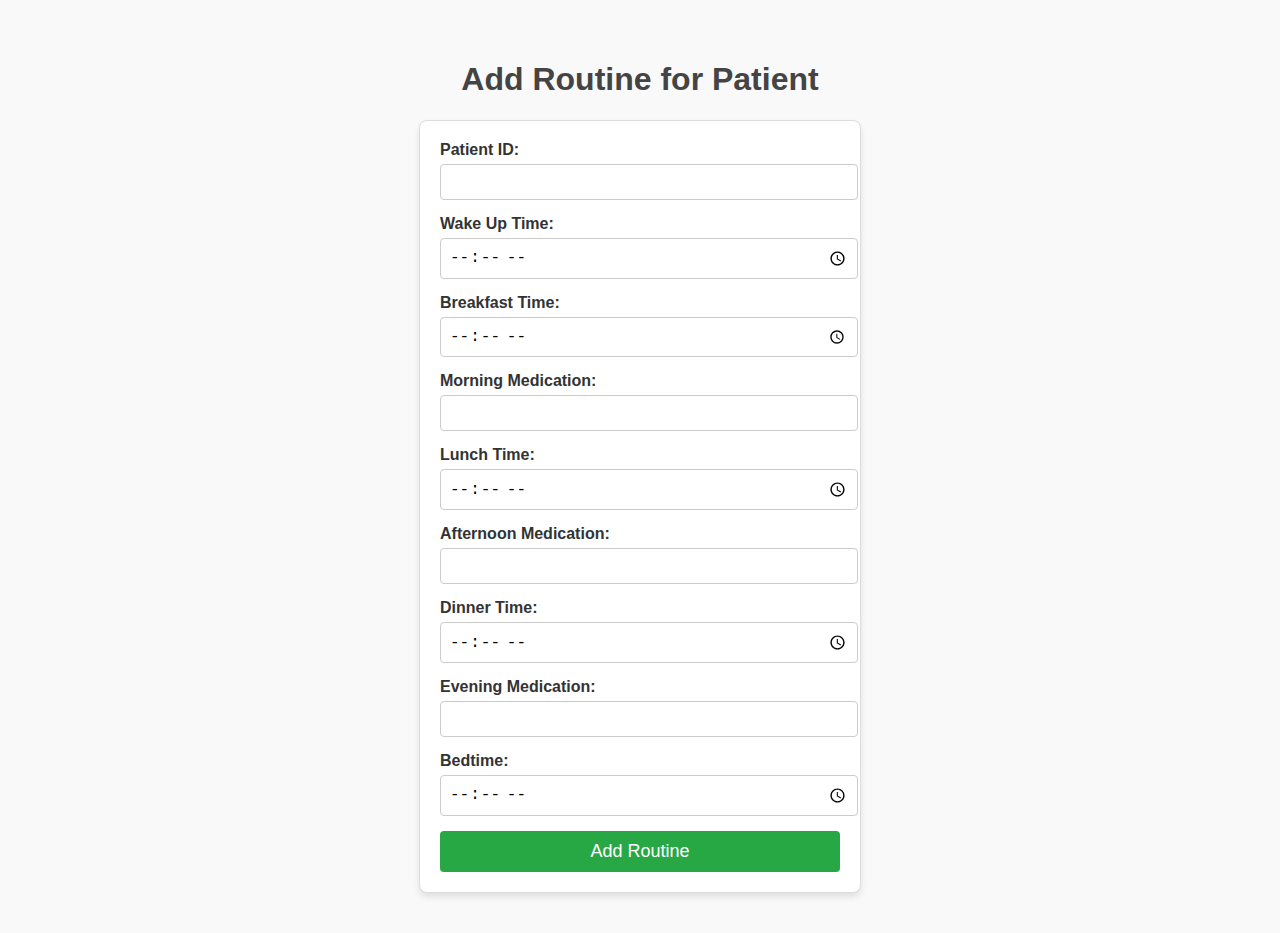
<file: templates/addroutine.html>
<!DOCTYPE html>
<html lang="en">
<head>
    <meta charset="UTF-8">
    <meta name="viewport" content="width=device-width, initial-scale=1.0">
    <title>Add Routine</title>
    <style>
        body {
            font-family: Arial, sans-serif;
            margin: 20px;
            padding: 20px;
            background-color: #f9f9f9;
            color: #333;
        }
        h1 {
            text-align: center;
            color: #444;
        }
        form {
            max-width: 400px;
            margin: auto;
            padding: 20px;
            background-color: #fff;
            border: 1px solid #ddd;
            border-radius: 8px;
            box-shadow: 0 4px 6px rgba(0, 0, 0, 0.1);
        }
        label {
            font-weight: bold;
            margin-bottom: 5px;
            display: block;
        }
        input[type="text"], input[type="time"] {
            width: 100%;
            padding: 8px;
            margin-bottom: 15px;
            border: 1px solid #ccc;
            border-radius: 4px;
            font-size: 16px;
        }
        button {
            width: 100%;
            padding: 10px;
            background-color: #28a745;
            color: #fff;
            border: none;
            border-radius: 4px;
            font-size: 18px;
            cursor: pointer;
        }
        button:hover {
            background-color: #218838;
        }
    </style>
</head>
<body>
    <h1>Add Routine for Patient</h1>
    <form method="POST" action="/add-routine">
        <label for="id1">Patient ID:</label>
        <input type="text" id="id1" name="id1" required>

        <label for="wake_up">Wake Up Time:</label>
        <input type="time" id="wake_up" name="wake_up">

        <label for="breakfast">Breakfast Time:</label>
        <input type="time" id="breakfast" name="breakfast">

        <label for="medication_morning">Morning Medication:</label>
        <input type="text" id="medication_morning" name="medication_morning">

        <label for="lunch">Lunch Time:</label>
        <input type="time" id="lunch" name="lunch">

        <label for="medication_afternoon">Afternoon Medication:</label>
        <input type="text" id="medication_afternoon" name="medication_afternoon">

        <label for="dinner">Dinner Time:</label>
        <input type="time" id="dinner" name="dinner">

        <label for="medication_evening">Evening Medication:</label>
        <input type="text" id="medication_evening" name="medication_evening">

        <label for="bedtime">Bedtime:</label>
        <input type="time" id="bedtime" name="bedtime">

        <button type="submit">Add Routine</button>
    </form>
</body>
</html>
</file>
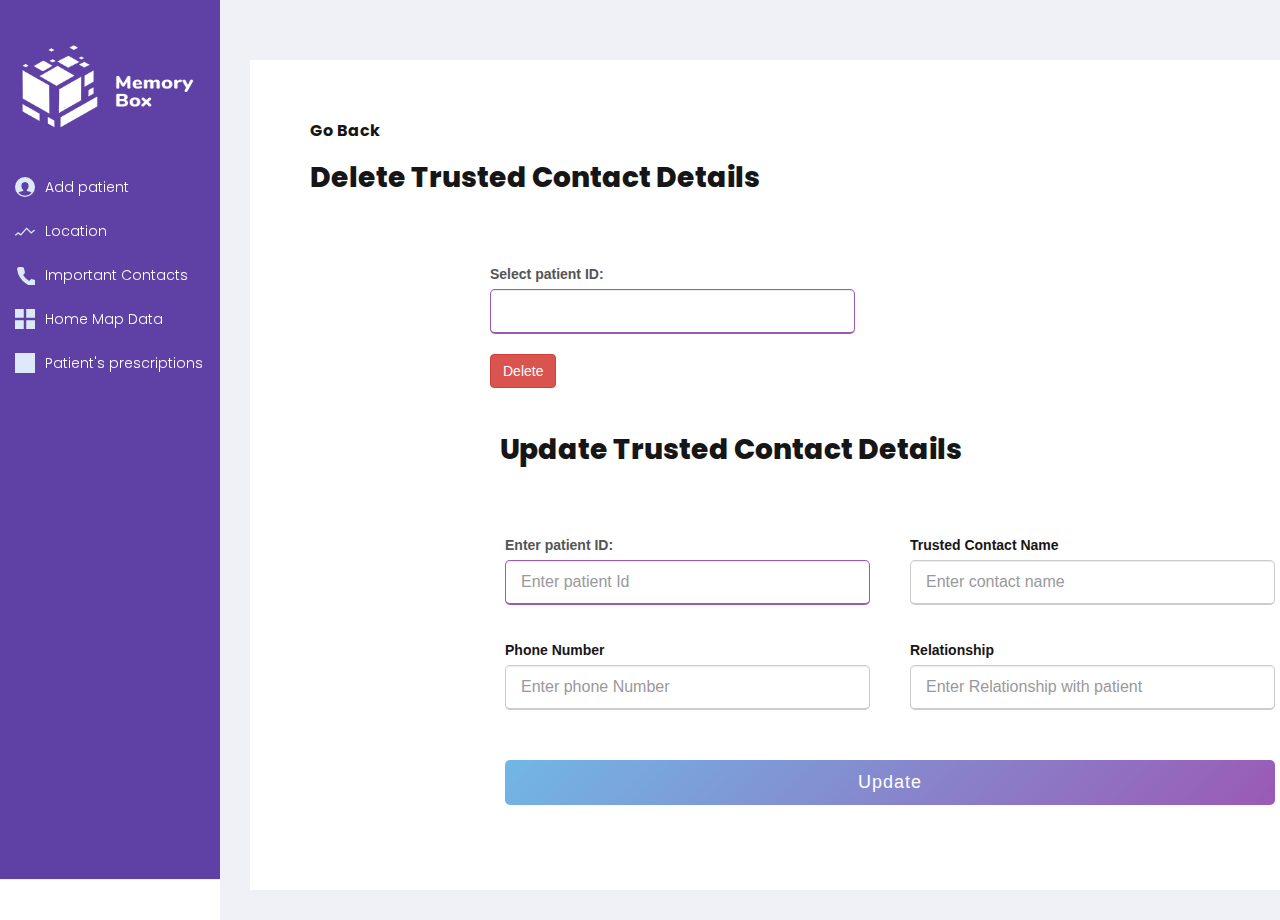
<file: templates/editcontact.html>
<!DOCTYPE html> 
<html lang="en">

<head>
  <meta charset="utf-8" />
  <link rel="apple-touch-icon" sizes="76x76" href="../assets/img/apple-icon.png">
  <link rel="icon" type="image/png" href="../assets/img/favicon.png">
  <meta http-equiv="X-UA-Compatible" content="IE=edge,chrome=1" />
  <title>
    Edit contact
  </title>
  <meta content='width=device-width, initial-scale=1.0' name='viewport' />
  <link href="https://fonts.googleapis.com/css?family=Montserrat:400,700,200" rel="stylesheet" />
  <link rel="stylesheet" href="https://maxcdn.bootstrapcdn.com/bootstrap/3.4.1/css/bootstrap.min.css">

<!-- jQuery library -->
<script src="https://ajax.googleapis.com/ajax/libs/jquery/3.5.1/jquery.min.js"></script>

<!-- Latest compiled JavaScript -->
<script src="https://maxcdn.bootstrapcdn.com/bootstrap/3.4.1/js/bootstrap.min.js"></script>
  <link rel="stylesheet" href="https://use.fontawesome.com/releases/v5.7.1/css/all.css" integrity="sha384-fnmOCqbTlWIlj8LyTjo7mOUStjsKC4pOpQbqyi7RrhN7udi9RwhKkMHpvLbHG9Sr" crossorigin="anonymous">
  <!-- CSS Files -->
  <script src="/static/index.js"></script>
  <link href="/static/style.css" rel="stylesheet" />
</head>
<body>
  <svg style="display:none;">
    <symbol id="logo" viewBox="0 0 140 59">
      <g>
        <path d="M6.8 57c0 .4-.1.7-.2.9-.1.2-.3.4-.4.5-.1.1-.4.199-.5.3-.2 0-.3.1-.5.1-.1 0-.3 0-.5-.1-.2 0-.4-.101-.5-.3-.2 0-.4-.2-.5-.4-.1-.2-.2-.5-.2-.9V44.7h-2c-.3 0-.6-.101-.8-.2-.2-.1-.3-.2-.5-.4s-.2-.3-.2-.4v-.4c0-.1 0-.2.1-.399 0-.2.1-.301.2-.4.1-.1.3-.3.5-.4.1 0 .4-.1.7-.1h2.1v-3.5c0-1 .1-1.9.3-2.7C4.1 35 4.5 34.3 5 33.7c.5-.6 1.1-1.1 1.9-1.4.8-.3 1.7-.5 2.7-.5.9 0 1.5.101 1.8.4.3.3.5.6.5 1.1 0 .3-.1.601-.3.9-.2.3-.6.4-1.2.4h-.6c-.6 0-1.1.101-1.5.301-.4.199-.7.5-.9.8C7.2 36 7 36.5 7 37c-.1.5-.1 1-.1 1.6V42h2.7c.3 0 .6.1.8.2.2.1.3.2.5.399.1.101.2.301.2.401 0 .2.1.3.1.4 0 .1 0 .3-.1.399 0 .2-.1.3-.2.4-.1.1-.3.3-.5.399-.2.101-.5.2-.8.2H6.8V57z" />
        <path d="M30.4 50.2c0 1.3-.2 2.5-.7 3.5-.5 1.1-1.1 2-1.9 2.8-.8.8-1.8 1.4-2.8 1.8-1.1.4-2.3.601-3.5.601-1.3 0-2.4-.2-3.5-.601-1.1-.399-2-1-2.8-1.8-.8-.8-1.4-1.7-1.9-2.8-.5-1.101-.7-2.2-.7-3.5s.2-2.4.7-3.5c.5-1.101 1.1-2 1.9-2.7.8-.8 1.7-1.4 2.8-1.8 1.1-.4 2.3-.601 3.5-.601 1.3 0 2.4.2 3.5.601 1.1.399 2 1 2.8 1.8.8.8 1.4 1.7 1.9 2.7.5 1.1.7 2.3.7 3.5zm-3.4 0c0-.8-.1-1.5-.4-2.3-.2-.7-.6-1.4-1.1-1.9s-1-1-1.7-1.3c-.7-.3-1.5-.5-2.4-.5s-1.7.2-2.4.5-1.3.8-1.7 1.3c-.5.5-.8 1.2-1.1 1.9-.2.699-.4 1.5-.4 2.3s.1 1.5.4 2.3c.2.7.6 1.4 1.1 1.9.5.6 1 1 1.7 1.3s1.5.5 2.4.5 1.7-.2 2.4-.5 1.3-.8 1.7-1.3c.5-.601.8-1.2 1.1-1.9.3-.7.4-1.5.4-2.3z" />
        <path d="M38.1 44.8h.1c.4-.899 1-1.7 1.9-2.3s1.8-.9 2.9-.9c.5 0 1 .101 1.3.301.4.199.6.6.6 1.1 0 .6-.2 1-.6 1.2-.4.2-.8.3-1.4.3h-.2c-1.3 0-2.4.5-3.2 1.4-.8.899-1.3 2.3-1.3 4.1v7c0 .4-.1.7-.2.9-.1.199-.3.399-.4.5-.2.1-.4.199-.5.3-.2 0-.3.1-.5.1-.1 0-.3 0-.5-.1-.2 0-.4-.101-.5-.3-.1-.2-.3-.301-.4-.5C35 57.7 35 57.4 35 57V43.5c0-.4.1-.7.2-.9.1-.199.3-.399.4-.5.2-.1.3-.199.5-.199s.3-.101.5-.101c.1 0 .3 0 .4.101.2 0 .3.1.5.199.2.101.3.301.4.5.1.2.2.5.2.9v1.3z" />
        <path d="M49.2 51.3c0 .7.2 1.4.5 2 .3.601.7 1.2 1.2 1.601.5.5 1.1.8 1.7 1.1s1.3.4 2 .4c1 0 1.8-.2 2.5-.5.7-.4 1.2-.801 1.8-1.2.2-.2.4-.3.6-.4.2-.301.3-.301.5-.301.4 0 .7.1 1 .4.3.199.4.6.4 1 0 .1 0 .3-.1.5s-.2.4-.4.7c-1.6 1.7-3.7 2.5-6.3 2.5-1.3 0-2.4-.199-3.5-.6s-2-1-2.8-1.8c-.8-.8-1.4-1.7-1.8-2.7-.4-1.1-.7-2.3-.7-3.6 0-1.301.2-2.5.6-3.5.4-1.101 1-2 1.8-2.801.8-.8 1.7-1.399 2.7-1.8 1-.399 2.2-.6 3.4-.6 2.1 0 3.8.6 5.2 1.8s2.3 2.9 2.6 5.2c0 .3.1.5.1.6v.5c0 1.101-.6 1.7-1.7 1.7H49.2V51.3zm9.9-2.5c0-.7-.1-1.3-.3-1.8-.2-.6-.5-1.1-.9-1.5s-.9-.7-1.4-1c-.6-.2-1.2-.4-2-.4-.7 0-1.4.101-2 .4-.6.2-1.2.6-1.6 1-.5.4-.8.9-1.1 1.5-.3.6-.5 1.2-.5 1.8h9.8z" />
        <path d="M77.9 55.1c.399-.3.8-.5 1.199-.5.4 0 .7.101 1 .4.2.3.4.6.4.9 0 .199 0 .5-.1.699a1.856 1.856 0 01-.599.701c-.7.5-1.399.9-2.3 1.2s-1.8.4-2.7.4c-1.3 0-2.5-.2-3.5-.601-1.1-.399-2-1-2.8-1.8s-1.4-1.7-1.8-2.7c-.4-1.1-.7-2.3-.7-3.6s.2-2.5.7-3.601c.4-1.1 1.1-2 1.8-2.8.8-.8 1.7-1.399 2.8-1.8 1.101-.4 2.2-.6 3.5-.6.9 0 1.7.1 2.601.399C78.2 42 79 42.4 79.6 43l.7.7c.101.2.2.5.2.7 0 .399-.1.8-.4 1-.3.3-.6.399-1 .399-.199 0-.399 0-.5-.1-.2-.099-.4-.199-.7-.499-.301-.3-.7-.5-1.2-.7s-1-.3-1.7-.3c-.9 0-1.6.2-2.3.5s-1.2.8-1.7 1.3-.8 1.2-1.1 1.9c-.2.699-.4 1.5-.4 2.3s.1 1.5.3 2.2c.2.699.6 1.3 1 1.899.5.5 1 1 1.7 1.3.7.301 1.4.5 2.3.5.7 0 1.3-.1 1.8-.3.4-.099.9-.299 1.3-.699z" />
        <path d="M94.6 56.2h-.1c-.6.899-1.4 1.6-2.3 2.1-.9.5-2 .7-3.3.7-.7 0-1.301-.1-2-.3-.7-.2-1.4-.5-1.9-.9-.6-.399-1.1-.899-1.4-1.6-.4-.7-.6-1.5-.6-2.4 0-1.3.3-2.2 1-3 .7-.7 1.6-1.3 2.7-1.7 1.1-.399 2.3-.6 3.7-.699 1.399-.101 2.8-.2 4.199-.2v-.5c0-1.2-.399-2.101-1.1-2.7s-1.7-.9-3-.9c-.7 0-1.4.101-2 .301-.6.199-1.3.5-1.9 1-.3.199-.699.3-1 .3-.3 0-.6-.101-.899-.4-.2-.2-.4-.6-.4-.899 0-.2.101-.5.2-.7s.3-.4.6-.601c.7-.5 1.601-1 2.5-1.3 1-.3 2-.5 3.2-.5s2.2.2 3.101.5c.899.3 1.6.8 2.199 1.4.601.6 1 1.3 1.301 2.1.3.8.399 1.601.399 2.5V56.9c0 .3-.1.6-.2.899-.1.201-.2.401-.4.501-.2.101-.3.2-.5.2s-.3.1-.4.1c-.1 0-.3 0-.399-.1-.2 0-.301-.1-.5-.2-.201-.1-.301-.3-.401-.5s-.2-.5-.2-.899v-.7h-.2zm-.9-5.5c-.8 0-1.7 0-2.5.1-.9.101-1.7.2-2.4.4s-1.3.5-1.8.9-.7 1-.7 1.7c0 .5.101.9.3 1.2.2.3.5.6.801.8.3.2.699.4 1.1.4.4.1.8.1 1.2.1 1.5 0 2.7-.5 3.5-1.399.8-.9 1.2-2.101 1.2-3.5v-.9h-.7v.199z" />
        <path d="M111.4 45.4c-.5-.5-1-.801-1.5-1-.5-.2-1.101-.301-1.601-.301-.399 0-.7 0-1.1.101-.4.1-.7.2-1 .399-.3.2-.5.4-.7.7s-.3.601-.3 1c0 .7.3 1.2.899 1.601.601.3 1.601.6 2.801.899.8.2 1.5.4 2.199.7.7.3 1.301.6 1.801 1s.899.8 1.199 1.4c.301.5.4 1.199.4 1.899 0 1-.2 1.8-.6 2.5-.4.7-.9 1.2-1.5 1.7-.601.4-1.301.7-2.101.9-.8.199-1.6.3-2.399.3-1 0-2-.2-2.9-.5-1-.3-1.8-.8-2.5-1.4-.3-.3-.5-.5-.6-.7-.098-.198-.098-.398-.098-.598 0-.4.101-.8.4-1 .3-.3.6-.4 1-.4.399 0 .8.2 1.2.5.5.5 1.1.801 1.699 1.101.601.3 1.2.399 1.9.399.4 0 .8 0 1.2-.1.399-.1.7-.2 1-.4.3-.199.6-.399.8-.699.2-.301.3-.7.3-1.2 0-.8-.399-1.3-1.1-1.7s-1.8-.7-3.2-1c-.6-.1-1.1-.3-1.7-.5-.6-.2-1.1-.5-1.6-.8s-.8-.8-1.101-1.3c-.3-.5-.399-1.2-.399-2 0-.9.2-1.601.5-2.301.401-.6.801-1.2 1.401-1.6.601-.4 1.2-.7 2-.9.7-.199 1.5-.3 2.301-.3.899 0 1.699.101 2.6.4.8.3 1.6.7 2.2 1.2.3.3.5.5.6.699.101.2.101.4.101.601 0 .399-.101.7-.4 1s-.6.399-1 .399c-.402-.199-.802-.399-1.102-.699z" />
        <path d="M126 58.4c-.6.3-1.3.399-2.1.399-1.601 0-2.801-.399-3.601-1.3s-1.2-2.2-1.2-3.9v-9H117.2c-.3 0-.601 0-.8-.1-.2-.1-.4-.2-.5-.3-.101-.101-.2-.3-.2-.4 0-.2-.101-.3-.101-.399 0-.101 0-.2.101-.4 0-.2.1-.3.2-.4.1-.1.3-.3.5-.399.199-.101.5-.2.8-.2h1.899v-3.2c0-.399.101-.7.2-.899.101-.2.3-.4.4-.601.2-.1.399-.2.5-.3.2 0 .3-.1.5-.1.1 0 .3 0 .5.1.2 0 .3.1.5.3.2.101.3.3.399.601.101.199.2.6.2.899V42h3.2c.3 0 .6.1.8.2.2.1.3.2.5.399.102.101.202.301.202.401 0 .2.1.3.1.4 0 .1 0 .3-.1.399 0 .2-.1.3-.2.4-.1.1-.3.3-.5.3-.2.1-.5.1-.8.1h-3.2V53.2c0 1 .2 1.7.5 2.1.4.4.8.601 1.4.601.2 0 .5 0 .7-.101.199-.1.399-.1.6-.1.4 0 .7.1.9.399.199.301.3.601.3.9s-.101.5-.2.7c0 .401-.2.601-.5.701z" />
        <path d="M133.2 44.8h.1c.4-.899 1-1.7 1.9-2.3.899-.6 1.8-.9 2.899-.9.5 0 1 .101 1.301.301.4.199.6.599.6 1.099 0 .6-.2 1-.6 1.2-.4.2-.801.3-1.4.3h-.2c-1.3 0-2.399.5-3.2 1.4-.8.899-1.3 2.3-1.3 4.1v7c0 .4-.1.7-.2.9-.1.199-.3.399-.399.5-.101.1-.4.199-.5.3-.2 0-.3.1-.5.1-.101 0-.3 0-.5-.1-.2 0-.4-.101-.5-.3-.2-.101-.3-.301-.4-.5-.1-.2-.2-.5-.2-.9V43.5c0-.4.101-.7.2-.9.101-.199.3-.399.4-.5.2-.1.3-.199.5-.199s.3-.101.5-.101c.1 0 .3 0 .399.101.2 0 .301.1.5.199.2.101.301.301.4.5.1.2.2.5.2.9v1.3z" />
      </g>
      <g>
        <g>
          <path fill="#08A6DF" d="M70 32.9c-9.1 0-16.5-7.4-16.5-16.5 0-4.8 2.1-9.3 5.7-12.4.5-.4 1.2-.4 1.6.1.4.5.4 1.2-.1 1.6-3.1 2.7-4.9 6.6-4.9 10.7 0 7.8 6.4 14.2 14.2 14.2s14.2-6.4 14.2-14.2c0-7.8-6.4-14.1-14.2-14.1-1.9 0-3.7.4-5.4 1.1-.6.2-1.3 0-1.5-.6-.2-.6 0-1.3.6-1.5C65.7.4 67.8 0 70 0c9.1 0 16.5 7.4 16.5 16.5S79.1 32.9 70 32.9z" />
        </g>
        <g>
          <path fill="#7C2A8A" d="M70 28.4c-6.6 0-11.9-5.4-11.9-11.9 0-6.6 5.4-11.9 11.9-11.9 5 0 9.5 3.2 11.2 7.9.5 1.3.7 2.6.7 4 0 .6-.5 1.1-1.101 1.1-.6 0-1.1-.5-1.1-1.1 0-1.1-.2-2.2-.601-3.3-1.399-3.8-5-6.4-9.1-6.4-5.3 0-9.6 4.3-9.6 9.6s4.3 9.6 9.6 9.6c.6 0 1.1.5 1.1 1.1.002.8-.498 1.3-1.098 1.3z" />
        </g>
        <g>
          <path fill="#EC1848" d="M70 23.9c-4.1 0-7.4-3.3-7.4-7.4s3.3-7.4 7.4-7.4c.6 0 1.1.5 1.1 1.1 0 .6-.5 1.1-1.1 1.1-2.8 0-5.1 2.3-5.1 5.1s2.3 5.1 5.1 5.1 5.1-2.3 5.1-5.1c0-.6.5-1.1 1.101-1.1.6 0 1.1.5 1.1 1.1.099 4.2-3.201 7.5-7.301 7.5z" />
        </g>
      </g>
    </symbol>
    
    <symbol id="list" viewBox="0 0 16 16">
      <g >
        <g id="Rounded" transform="translate(-612.000000, -2106.000000)">
            <g id="Editor" transform="translate(100.000000, 1960.000000)">
                <g id="-Round-/-Editor-/-format_list_bulleted" transform="translate(510.000000, 142.000000)">
                    <g>
                        <polygon id="Path" points="0 0 24 0 24 24 0 24"></polygon>
                        <path id="Icons" stroke="none" stroke-width="1" fill="none" fill-rule="evenodd" d="M4,10.5 C3.17,10.5 2.5,11.17 2.5,12 C2.5,12.83 3.17,13.5 4,13.5 C4.83,13.5 5.5,12.83 5.5,12 C5.5,11.17 4.83,10.5 4,10.5 Z M4,4.5 C3.17,4.5 2.5,5.17 2.5,6 C2.5,6.83 3.17,7.5 4,7.5 C4.83,7.5 5.5,6.83 5.5,6 C5.5,5.17 4.83,4.5 4,4.5 Z M4,16.5 C3.17,16.5 2.5,17.18 2.5,18 C2.5,18.82 3.18,19.5 4,19.5 C4.82,19.5 5.5,18.82 5.5,18 C5.5,17.18 4.83,16.5 4,16.5 Z M8,19 L20,19 C20.55,19 21,18.55 21,18 C21,17.45 20.55,17 20,17 L8,17 C7.45,17 7,17.45 7,18 C7,18.55 7.45,19 8,19 Z M8,13 L20,13 C20.55,13 21,12.55 21,12 C21,11.45 20.55,11 20,11 L8,11 C7.45,11 7,11.45 7,12 C7,12.55 7.45,13 8,13 Z M7,6 C7,6.55 7.45,7 8,7 L20,7 C20.55,7 21,6.55 21,6 C21,5.45 20.55,5 20,5 L8,5 C7.45,5 7,5.45 7,6 Z" id="🔹-Icon-Color" fill="#1D1D1D"></path>
                    </g>
                </g>
            </g>
        </g>
    </g>
    </symbol>
    <symbol id="contact" viewBox="0 0 20 20">
      <path d="M22 16.92v3a2 2 0 0 1-2.18 2 19.79 19.79 0 0 1-8.63-3.07 19.5 19.5 0 0 1-6-6 19.79 19.79 0 0 1-3.07-8.67A2 2 0 0 1 4.11 2h3a2 2 0 0 1 2 1.72 12.84 12.84 0 0 0 .7 2.81 2 2 0 0 1-.45 2.11L8.09 9.91a16 16 0 0 0 6 6l1.27-1.27a2 2 0 0 1 2.11-.45 12.84 12.84 0 0 0 2.81.7A2 2 0 0 1 22 16.92z"></path>
    </symbol>
    <symbol id="down" viewBox="0 0 16 16">
      <polygon points="3.81 4.38 8 8.57 12.19 4.38 13.71 5.91 8 11.62 2.29 5.91 3.81 4.38" />
    </symbol>
    <symbol id="users" viewBox="0 0 16 16">
      <path d="M8,0a8,8,0,1,0,8,8A8,8,0,0,0,8,0ZM8,15a7,7,0,0,1-5.19-2.32,2.71,2.71,0,0,1,1.7-1,13.11,13.11,0,0,0,1.29-.28,2.32,2.32,0,0,0,.94-.34,1.17,1.17,0,0,0-.27-.7h0A3.61,3.61,0,0,1,5.15,7.49,3.18,3.18,0,0,1,8,4.07a3.18,3.18,0,0,1,2.86,3.42,3.6,3.6,0,0,1-1.32,2.88h0a1.13,1.13,0,0,0-.27.69,2.68,2.68,0,0,0,.93.31,10.81,10.81,0,0,0,1.28.23,2.63,2.63,0,0,1,1.78,1A7,7,0,0,1,8,15Z" />
    </symbol>
    <symbol id="collection" viewBox="0 0 16 16">
      <rect width="7" height="7" />
      <rect y="9" width="7" height="7" />
      <rect x="9" width="7" height="7" />
      <rect x="9" y="9" width="7" height="7" />
    </symbol>
    <symbol id="charts" viewBox="0 0 16 16">
      <polygon points="0.64 7.38 -0.02 6.63 2.55 4.38 4.57 5.93 9.25 0.78 12.97 4.37 15.37 2.31 16.02 3.07 12.94 5.72 9.29 2.21 4.69 7.29 2.59 5.67 0.64 7.38" />
      <rect y="9" width="2" height="7" />
      <rect x="12" y="8" width="2" height="8" />
      <rect x="8" y="6" width="2" height="10" />
      <rect x="4" y="11" width="2" height="5" />
    </symbol>
    <symbol id="comments" viewBox="0 0 16 16">
      <path d="M0,16.13V2H15V13H5.24ZM1,3V14.37L5,12h9V3Z" />
      <rect x="3" y="5" width="9" height="1" />
      <rect x="3" y="7" width="7" height="1" />
      <rect x="3" y="9" width="5" height="1" />
    </symbol>
    <symbol id="pages" viewBox="0 0 16 16">
      <rect x="4" width="12" height="12" transform="translate(20 12) rotate(-180)" />
      <polygon points="2 14 2 2 0 2 0 14 0 16 2 16 14 16 14 14 2 14" />
    </symbol>
    <symbol id="appearance" viewBox="0 0 16 16">
      <path d="M3,0V7A2,2,0,0,0,5,9H6v5a2,2,0,0,0,4,0V9h1a2,2,0,0,0,2-2V0Zm9,7a1,1,0,0,1-1,1H9v6a1,1,0,0,1-2,0V8H5A1,1,0,0,1,4,7V6h8ZM4,5V1H6V4H7V1H9V4h1V1h2V5Z" />
    </symbol>
    <symbol id="trends" viewBox="0 0 16 16">
      <polygon points="0.64 11.85 -0.02 11.1 2.55 8.85 4.57 10.4 9.25 5.25 12.97 8.84 15.37 6.79 16.02 7.54 12.94 10.2 9.29 6.68 4.69 11.76 2.59 10.14 0.64 11.85" />
    </symbol>
    <symbol id="settings" viewBox="0 0 16 16">
      <rect x="9.78" y="5.34" width="1" height="7.97" />
      <polygon points="7.79 6.07 10.28 1.75 12.77 6.07 7.79 6.07" />
      <rect x="4.16" y="1.75" width="1" height="7.97" />
      <polygon points="7.15 8.99 4.66 13.31 2.16 8.99 7.15 8.99" />
      <rect x="1.28" width="1" height="4.97" />
      <polygon points="3.28 4.53 1.78 7.13 0.28 4.53 3.28 4.53" />
      <rect x="12.84" y="11.03" width="1" height="4.97" />
      <polygon points="11.85 11.47 13.34 8.88 14.84 11.47 11.85 11.47" />
    </symbol>
    <symbol id="options" viewBox="0 0 16 16">
      <path d="M8,11a3,3,0,1,1,3-3A3,3,0,0,1,8,11ZM8,6a2,2,0,1,0,2,2A2,2,0,0,0,8,6Z" />
      <path d="M8.5,16h-1A1.5,1.5,0,0,1,6,14.5v-.85a5.91,5.91,0,0,1-.58-.24l-.6.6A1.54,1.54,0,0,1,2.7,14L2,13.3a1.5,1.5,0,0,1,0-2.12l.6-.6A5.91,5.91,0,0,1,2.35,10H1.5A1.5,1.5,0,0,1,0,8.5v-1A1.5,1.5,0,0,1,1.5,6h.85a5.91,5.91,0,0,1,.24-.58L2,4.82A1.5,1.5,0,0,1,2,2.7L2.7,2A1.54,1.54,0,0,1,4.82,2l.6.6A5.91,5.91,0,0,1,6,2.35V1.5A1.5,1.5,0,0,1,7.5,0h1A1.5,1.5,0,0,1,10,1.5v.85a5.91,5.91,0,0,1,.58.24l.6-.6A1.54,1.54,0,0,1,13.3,2L14,2.7a1.5,1.5,0,0,1,0,2.12l-.6.6a5.91,5.91,0,0,1,.24.58h.85A1.5,1.5,0,0,1,16,7.5v1A1.5,1.5,0,0,1,14.5,10h-.85a5.91,5.91,0,0,1-.24.58l.6.6a1.5,1.5,0,0,1,0,2.12L13.3,14a1.54,1.54,0,0,1-2.12,0l-.6-.6a5.91,5.91,0,0,1-.58.24v.85A1.5,1.5,0,0,1,8.5,16ZM5.23,12.18l.33.18a4.94,4.94,0,0,0,1.07.44l.36.1V14.5a.5.5,0,0,0,.5.5h1a.5.5,0,0,0,.5-.5V12.91l.36-.1a4.94,4.94,0,0,0,1.07-.44l.33-.18,1.12,1.12a.51.51,0,0,0,.71,0l.71-.71a.5.5,0,0,0,0-.71l-1.12-1.12.18-.33a4.94,4.94,0,0,0,.44-1.07l.1-.36H14.5a.5.5,0,0,0,.5-.5v-1a.5.5,0,0,0-.5-.5H12.91l-.1-.36a4.94,4.94,0,0,0-.44-1.07l-.18-.33L13.3,4.11a.5.5,0,0,0,0-.71L12.6,2.7a.51.51,0,0,0-.71,0L10.77,3.82l-.33-.18a4.94,4.94,0,0,0-1.07-.44L9,3.09V1.5A.5.5,0,0,0,8.5,1h-1a.5.5,0,0,0-.5.5V3.09l-.36.1a4.94,4.94,0,0,0-1.07.44l-.33.18L4.11,2.7a.51.51,0,0,0-.71,0L2.7,3.4a.5.5,0,0,0,0,.71L3.82,5.23l-.18.33a4.94,4.94,0,0,0-.44,1.07L3.09,7H1.5a.5.5,0,0,0-.5.5v1a.5.5,0,0,0,.5.5H3.09l.1.36a4.94,4.94,0,0,0,.44,1.07l.18.33L2.7,11.89a.5.5,0,0,0,0,.71l.71.71a.51.51,0,0,0,.71,0Z" />
    </symbol>
    <symbol id="collapse" viewBox="0 0 16 16">
      <polygon points="11.62 3.81 7.43 8 11.62 12.19 10.09 13.71 4.38 8 10.09 2.29 11.62 3.81" />
    </symbol>
    <symbol id="search" viewBox="0 0 16 16">
      <path d="M6.57,1A5.57,5.57,0,1,1,1,6.57,5.57,5.57,0,0,1,6.57,1m0-1a6.57,6.57,0,1,0,6.57,6.57A6.57,6.57,0,0,0,6.57,0Z" />
      <rect x="11.84" y="9.87" width="2" height="5.93" transform="translate(-5.32 12.84) rotate(-45)" />
    </symbol>
  </svg>
  <header class="page-header">
    <nav>
      <a href="/home" aria-label="forecastr logo" class="logo">
        <img src="\static\logo.png" width="180" height="90">
      </a>
      <button class="toggle-mob-menu" aria-expanded="false" aria-label="open menu">
        <svg width="20" height="20" aria-hidden="true">
          <use xlink:href="#down"></use>
        </svg>
      </button>
      <ul class="admin-menu">
        
        <li>
          <a href="/index" method="POST">
            <svg>
              <use xlink:href="#users"></use>
            </svg>
            <span>Add patient</span>
          </a>
        </li>
        <li>
          <a href="/locations" method="POST">
            <svg>
              <use xlink:href="#trends"></use>
            </svg>
            <span>Location</span>
          </a>
        </li>
        <li>
          <a href="/contact" method="POST">
            <svg>
              <use xlink:href="#contact"></use>
            </svg>
            <span>Important Contacts</span>
          </a>
        </li>
        <li>
          <a href="/homemap" method="POST">
            <svg>
              <use xlink:href="#collection"></use>
            </svg>
            <span>Home Map Data</span>
          </a>
        </li>
        <li>
          <a href="/prescription" method="POST">
            <svg>
              <use xlink:href="#list"></use>
            </svg>
            <span>Patient's prescriptions</span>
          </a>
        </li>
      
        <li>
          
          
        </li>
      </ul>
    </nav>
  </header>
      <section class="page-content">
        <section class="search-and-user">
        </section>
        <section class="sm-box sm-box--2">
        <article>
            <button class="null_pt" ><a href="/contact"><b>Go Back</b></a></button>
            <h3 class="patient_head">Delete Trusted Contact Details</h3>
            <div class="container">
              
                <div class="content">
                  <form action="/delete-contact" method="POST">
                    <div class="user-details">
                      <div class="input-box">
                        <div class="form-group">
                            <label for="sel1">Select patient ID:</label>
                            <input class="form-control" name="id1" id="id1" id="sel1">
                            <br>
                            <button type="submit" class="btn btn-danger">Delete</button>
                          </div>
                          
                      </div>
                  </form>
                </div>

           

            <h3 class="patient_head">Update Trusted Contact Details</h3>
            
                
                <div class="container">
              
                    <div class="content">
                      <form action="/update-contact" method="POST">
                        <div class="user-details">
                          <div class="input-box">
                            <div class="form-group">
                                <label for="sel1">Enter patient ID:</label>
                                <input name="id1" id="id1" class="form-control" placeholder="Enter patient Id">
                              </div>
                          </div>
                          <div class="input-box">
                            <span class="details">Trusted Contact Name</span>
                            <input class="form-control" name="name" id="name" type="text" placeholder="Enter contact name" required>
                          </div>
                          
                          
                          <div class="input-box">
                            <span class="details">Phone Number</span>
                            <input class="form-control" name="phone" id="phone" type="text" placeholder="Enter phone Number" required>
                          </div>
                          <div class="input-box">
                            <span class="details">Relationship</span>
                            <input class="form-control" name="relation" id="relation" type="text" placeholder="Enter Relationship with patient" required>
                          </div>
                        </div>
                        <div class="button">
                          <input type="submit" value="Update">
                        </div>
                      </form>
                    </div>
                  </div>
            
                
              </div>
            
        </article>
      </section>
</body>
</file>
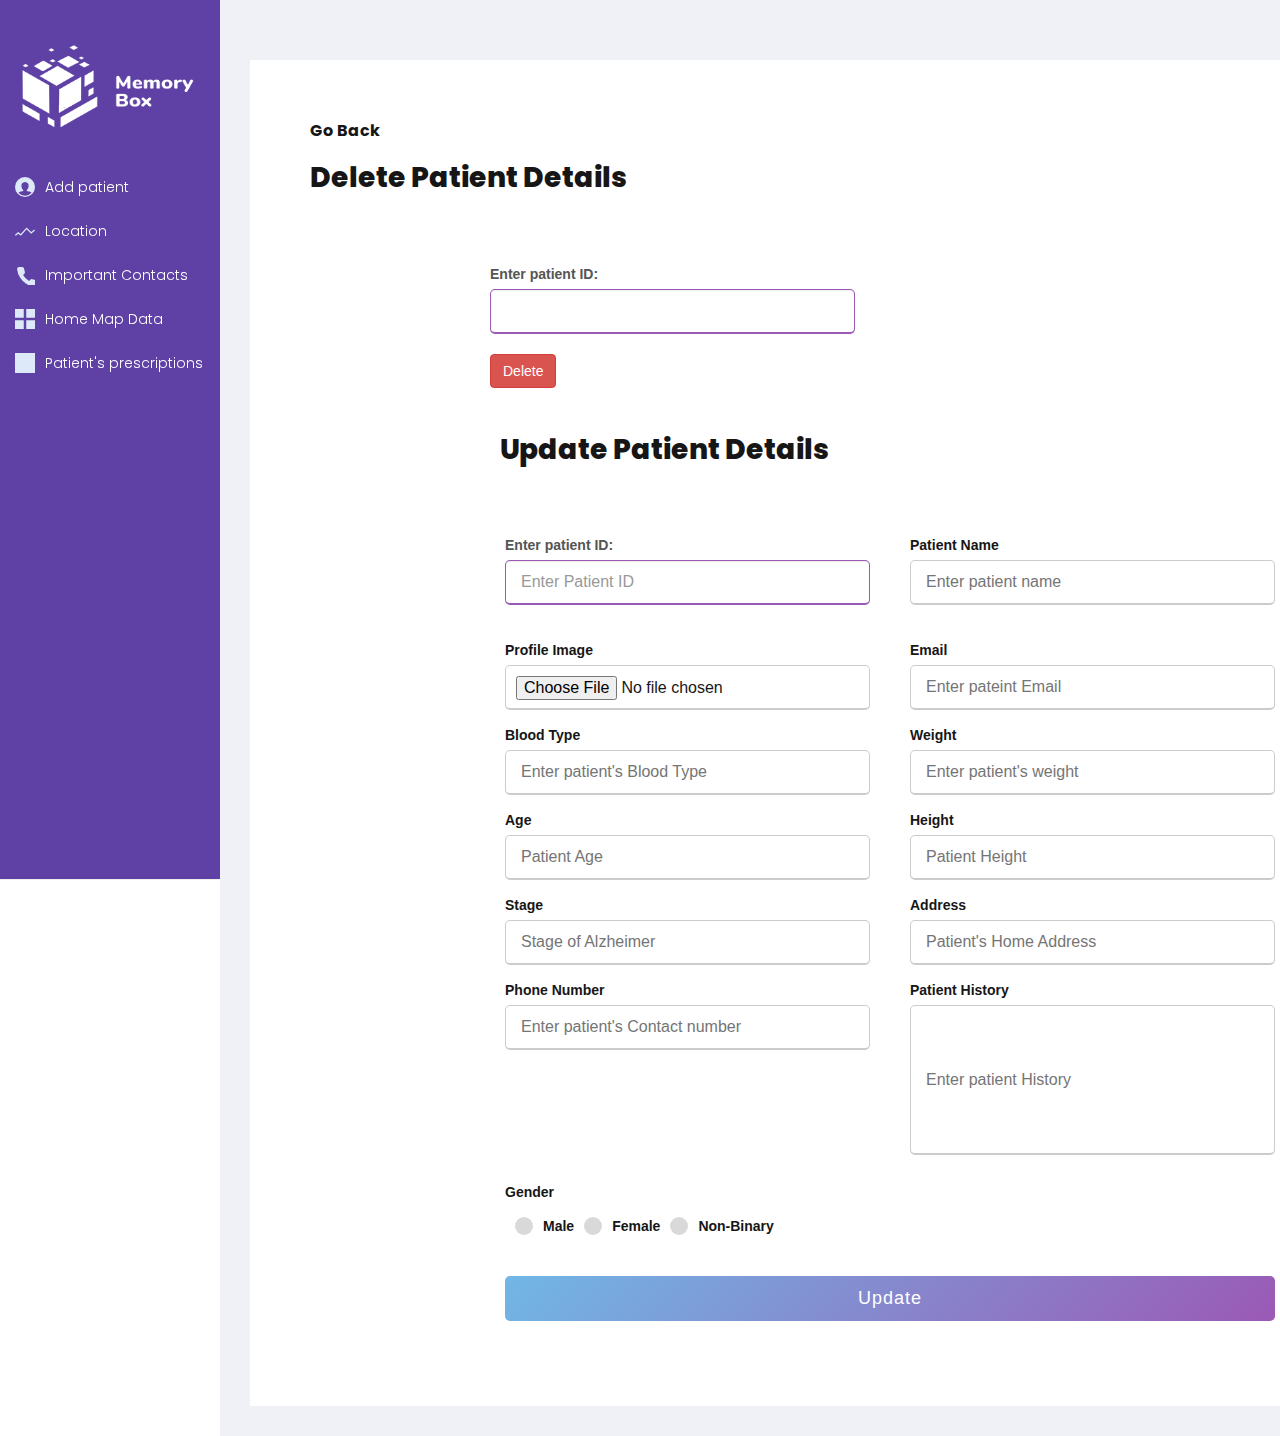
<file: templates/editpatient.html>
<!DOCTYPE html> 
<html lang="en">

<head>
  <meta charset="utf-8" />
  <link rel="apple-touch-icon" sizes="76x76" href="../assets/img/apple-icon.png">
  <link rel="icon" type="image/png" href="../assets/img/favicon.png">
  <meta http-equiv="X-UA-Compatible" content="IE=edge,chrome=1" />
  <title>
    Edit Patient
  </title>
  <meta content='width=device-width, initial-scale=1.0' name='viewport' />
  <link href="https://fonts.googleapis.com/css?family=Montserrat:400,700,200" rel="stylesheet" />
  <link rel="stylesheet" href="https://maxcdn.bootstrapcdn.com/bootstrap/3.4.1/css/bootstrap.min.css">

<!-- jQuery library -->
<script src="https://ajax.googleapis.com/ajax/libs/jquery/3.5.1/jquery.min.js"></script>

<!-- Latest compiled JavaScript -->
<script src="https://maxcdn.bootstrapcdn.com/bootstrap/3.4.1/js/bootstrap.min.js"></script>
  <link rel="stylesheet" href="https://use.fontawesome.com/releases/v5.7.1/css/all.css" integrity="sha384-fnmOCqbTlWIlj8LyTjo7mOUStjsKC4pOpQbqyi7RrhN7udi9RwhKkMHpvLbHG9Sr" crossorigin="anonymous">
  <!-- CSS Files -->
  <script src="/static/index.js"></script>
  <link href="/static/style.css" rel="stylesheet" />
</head>
<body>
  <svg style="display:none;">
    <symbol id="logo" viewBox="0 0 140 59">
      <g>
        <path d="M6.8 57c0 .4-.1.7-.2.9-.1.2-.3.4-.4.5-.1.1-.4.199-.5.3-.2 0-.3.1-.5.1-.1 0-.3 0-.5-.1-.2 0-.4-.101-.5-.3-.2 0-.4-.2-.5-.4-.1-.2-.2-.5-.2-.9V44.7h-2c-.3 0-.6-.101-.8-.2-.2-.1-.3-.2-.5-.4s-.2-.3-.2-.4v-.4c0-.1 0-.2.1-.399 0-.2.1-.301.2-.4.1-.1.3-.3.5-.4.1 0 .4-.1.7-.1h2.1v-3.5c0-1 .1-1.9.3-2.7C4.1 35 4.5 34.3 5 33.7c.5-.6 1.1-1.1 1.9-1.4.8-.3 1.7-.5 2.7-.5.9 0 1.5.101 1.8.4.3.3.5.6.5 1.1 0 .3-.1.601-.3.9-.2.3-.6.4-1.2.4h-.6c-.6 0-1.1.101-1.5.301-.4.199-.7.5-.9.8C7.2 36 7 36.5 7 37c-.1.5-.1 1-.1 1.6V42h2.7c.3 0 .6.1.8.2.2.1.3.2.5.399.1.101.2.301.2.401 0 .2.1.3.1.4 0 .1 0 .3-.1.399 0 .2-.1.3-.2.4-.1.1-.3.3-.5.399-.2.101-.5.2-.8.2H6.8V57z" />
        <path d="M30.4 50.2c0 1.3-.2 2.5-.7 3.5-.5 1.1-1.1 2-1.9 2.8-.8.8-1.8 1.4-2.8 1.8-1.1.4-2.3.601-3.5.601-1.3 0-2.4-.2-3.5-.601-1.1-.399-2-1-2.8-1.8-.8-.8-1.4-1.7-1.9-2.8-.5-1.101-.7-2.2-.7-3.5s.2-2.4.7-3.5c.5-1.101 1.1-2 1.9-2.7.8-.8 1.7-1.4 2.8-1.8 1.1-.4 2.3-.601 3.5-.601 1.3 0 2.4.2 3.5.601 1.1.399 2 1 2.8 1.8.8.8 1.4 1.7 1.9 2.7.5 1.1.7 2.3.7 3.5zm-3.4 0c0-.8-.1-1.5-.4-2.3-.2-.7-.6-1.4-1.1-1.9s-1-1-1.7-1.3c-.7-.3-1.5-.5-2.4-.5s-1.7.2-2.4.5-1.3.8-1.7 1.3c-.5.5-.8 1.2-1.1 1.9-.2.699-.4 1.5-.4 2.3s.1 1.5.4 2.3c.2.7.6 1.4 1.1 1.9.5.6 1 1 1.7 1.3s1.5.5 2.4.5 1.7-.2 2.4-.5 1.3-.8 1.7-1.3c.5-.601.8-1.2 1.1-1.9.3-.7.4-1.5.4-2.3z" />
        <path d="M38.1 44.8h.1c.4-.899 1-1.7 1.9-2.3s1.8-.9 2.9-.9c.5 0 1 .101 1.3.301.4.199.6.6.6 1.1 0 .6-.2 1-.6 1.2-.4.2-.8.3-1.4.3h-.2c-1.3 0-2.4.5-3.2 1.4-.8.899-1.3 2.3-1.3 4.1v7c0 .4-.1.7-.2.9-.1.199-.3.399-.4.5-.2.1-.4.199-.5.3-.2 0-.3.1-.5.1-.1 0-.3 0-.5-.1-.2 0-.4-.101-.5-.3-.1-.2-.3-.301-.4-.5C35 57.7 35 57.4 35 57V43.5c0-.4.1-.7.2-.9.1-.199.3-.399.4-.5.2-.1.3-.199.5-.199s.3-.101.5-.101c.1 0 .3 0 .4.101.2 0 .3.1.5.199.2.101.3.301.4.5.1.2.2.5.2.9v1.3z" />
        <path d="M49.2 51.3c0 .7.2 1.4.5 2 .3.601.7 1.2 1.2 1.601.5.5 1.1.8 1.7 1.1s1.3.4 2 .4c1 0 1.8-.2 2.5-.5.7-.4 1.2-.801 1.8-1.2.2-.2.4-.3.6-.4.2-.301.3-.301.5-.301.4 0 .7.1 1 .4.3.199.4.6.4 1 0 .1 0 .3-.1.5s-.2.4-.4.7c-1.6 1.7-3.7 2.5-6.3 2.5-1.3 0-2.4-.199-3.5-.6s-2-1-2.8-1.8c-.8-.8-1.4-1.7-1.8-2.7-.4-1.1-.7-2.3-.7-3.6 0-1.301.2-2.5.6-3.5.4-1.101 1-2 1.8-2.801.8-.8 1.7-1.399 2.7-1.8 1-.399 2.2-.6 3.4-.6 2.1 0 3.8.6 5.2 1.8s2.3 2.9 2.6 5.2c0 .3.1.5.1.6v.5c0 1.101-.6 1.7-1.7 1.7H49.2V51.3zm9.9-2.5c0-.7-.1-1.3-.3-1.8-.2-.6-.5-1.1-.9-1.5s-.9-.7-1.4-1c-.6-.2-1.2-.4-2-.4-.7 0-1.4.101-2 .4-.6.2-1.2.6-1.6 1-.5.4-.8.9-1.1 1.5-.3.6-.5 1.2-.5 1.8h9.8z" />
        <path d="M77.9 55.1c.399-.3.8-.5 1.199-.5.4 0 .7.101 1 .4.2.3.4.6.4.9 0 .199 0 .5-.1.699a1.856 1.856 0 01-.599.701c-.7.5-1.399.9-2.3 1.2s-1.8.4-2.7.4c-1.3 0-2.5-.2-3.5-.601-1.1-.399-2-1-2.8-1.8s-1.4-1.7-1.8-2.7c-.4-1.1-.7-2.3-.7-3.6s.2-2.5.7-3.601c.4-1.1 1.1-2 1.8-2.8.8-.8 1.7-1.399 2.8-1.8 1.101-.4 2.2-.6 3.5-.6.9 0 1.7.1 2.601.399C78.2 42 79 42.4 79.6 43l.7.7c.101.2.2.5.2.7 0 .399-.1.8-.4 1-.3.3-.6.399-1 .399-.199 0-.399 0-.5-.1-.2-.099-.4-.199-.7-.499-.301-.3-.7-.5-1.2-.7s-1-.3-1.7-.3c-.9 0-1.6.2-2.3.5s-1.2.8-1.7 1.3-.8 1.2-1.1 1.9c-.2.699-.4 1.5-.4 2.3s.1 1.5.3 2.2c.2.699.6 1.3 1 1.899.5.5 1 1 1.7 1.3.7.301 1.4.5 2.3.5.7 0 1.3-.1 1.8-.3.4-.099.9-.299 1.3-.699z" />
        <path d="M94.6 56.2h-.1c-.6.899-1.4 1.6-2.3 2.1-.9.5-2 .7-3.3.7-.7 0-1.301-.1-2-.3-.7-.2-1.4-.5-1.9-.9-.6-.399-1.1-.899-1.4-1.6-.4-.7-.6-1.5-.6-2.4 0-1.3.3-2.2 1-3 .7-.7 1.6-1.3 2.7-1.7 1.1-.399 2.3-.6 3.7-.699 1.399-.101 2.8-.2 4.199-.2v-.5c0-1.2-.399-2.101-1.1-2.7s-1.7-.9-3-.9c-.7 0-1.4.101-2 .301-.6.199-1.3.5-1.9 1-.3.199-.699.3-1 .3-.3 0-.6-.101-.899-.4-.2-.2-.4-.6-.4-.899 0-.2.101-.5.2-.7s.3-.4.6-.601c.7-.5 1.601-1 2.5-1.3 1-.3 2-.5 3.2-.5s2.2.2 3.101.5c.899.3 1.6.8 2.199 1.4.601.6 1 1.3 1.301 2.1.3.8.399 1.601.399 2.5V56.9c0 .3-.1.6-.2.899-.1.201-.2.401-.4.501-.2.101-.3.2-.5.2s-.3.1-.4.1c-.1 0-.3 0-.399-.1-.2 0-.301-.1-.5-.2-.201-.1-.301-.3-.401-.5s-.2-.5-.2-.899v-.7h-.2zm-.9-5.5c-.8 0-1.7 0-2.5.1-.9.101-1.7.2-2.4.4s-1.3.5-1.8.9-.7 1-.7 1.7c0 .5.101.9.3 1.2.2.3.5.6.801.8.3.2.699.4 1.1.4.4.1.8.1 1.2.1 1.5 0 2.7-.5 3.5-1.399.8-.9 1.2-2.101 1.2-3.5v-.9h-.7v.199z" />
        <path d="M111.4 45.4c-.5-.5-1-.801-1.5-1-.5-.2-1.101-.301-1.601-.301-.399 0-.7 0-1.1.101-.4.1-.7.2-1 .399-.3.2-.5.4-.7.7s-.3.601-.3 1c0 .7.3 1.2.899 1.601.601.3 1.601.6 2.801.899.8.2 1.5.4 2.199.7.7.3 1.301.6 1.801 1s.899.8 1.199 1.4c.301.5.4 1.199.4 1.899 0 1-.2 1.8-.6 2.5-.4.7-.9 1.2-1.5 1.7-.601.4-1.301.7-2.101.9-.8.199-1.6.3-2.399.3-1 0-2-.2-2.9-.5-1-.3-1.8-.8-2.5-1.4-.3-.3-.5-.5-.6-.7-.098-.198-.098-.398-.098-.598 0-.4.101-.8.4-1 .3-.3.6-.4 1-.4.399 0 .8.2 1.2.5.5.5 1.1.801 1.699 1.101.601.3 1.2.399 1.9.399.4 0 .8 0 1.2-.1.399-.1.7-.2 1-.4.3-.199.6-.399.8-.699.2-.301.3-.7.3-1.2 0-.8-.399-1.3-1.1-1.7s-1.8-.7-3.2-1c-.6-.1-1.1-.3-1.7-.5-.6-.2-1.1-.5-1.6-.8s-.8-.8-1.101-1.3c-.3-.5-.399-1.2-.399-2 0-.9.2-1.601.5-2.301.401-.6.801-1.2 1.401-1.6.601-.4 1.2-.7 2-.9.7-.199 1.5-.3 2.301-.3.899 0 1.699.101 2.6.4.8.3 1.6.7 2.2 1.2.3.3.5.5.6.699.101.2.101.4.101.601 0 .399-.101.7-.4 1s-.6.399-1 .399c-.402-.199-.802-.399-1.102-.699z" />
        <path d="M126 58.4c-.6.3-1.3.399-2.1.399-1.601 0-2.801-.399-3.601-1.3s-1.2-2.2-1.2-3.9v-9H117.2c-.3 0-.601 0-.8-.1-.2-.1-.4-.2-.5-.3-.101-.101-.2-.3-.2-.4 0-.2-.101-.3-.101-.399 0-.101 0-.2.101-.4 0-.2.1-.3.2-.4.1-.1.3-.3.5-.399.199-.101.5-.2.8-.2h1.899v-3.2c0-.399.101-.7.2-.899.101-.2.3-.4.4-.601.2-.1.399-.2.5-.3.2 0 .3-.1.5-.1.1 0 .3 0 .5.1.2 0 .3.1.5.3.2.101.3.3.399.601.101.199.2.6.2.899V42h3.2c.3 0 .6.1.8.2.2.1.3.2.5.399.102.101.202.301.202.401 0 .2.1.3.1.4 0 .1 0 .3-.1.399 0 .2-.1.3-.2.4-.1.1-.3.3-.5.3-.2.1-.5.1-.8.1h-3.2V53.2c0 1 .2 1.7.5 2.1.4.4.8.601 1.4.601.2 0 .5 0 .7-.101.199-.1.399-.1.6-.1.4 0 .7.1.9.399.199.301.3.601.3.9s-.101.5-.2.7c0 .401-.2.601-.5.701z" />
        <path d="M133.2 44.8h.1c.4-.899 1-1.7 1.9-2.3.899-.6 1.8-.9 2.899-.9.5 0 1 .101 1.301.301.4.199.6.599.6 1.099 0 .6-.2 1-.6 1.2-.4.2-.801.3-1.4.3h-.2c-1.3 0-2.399.5-3.2 1.4-.8.899-1.3 2.3-1.3 4.1v7c0 .4-.1.7-.2.9-.1.199-.3.399-.399.5-.101.1-.4.199-.5.3-.2 0-.3.1-.5.1-.101 0-.3 0-.5-.1-.2 0-.4-.101-.5-.3-.2-.101-.3-.301-.4-.5-.1-.2-.2-.5-.2-.9V43.5c0-.4.101-.7.2-.9.101-.199.3-.399.4-.5.2-.1.3-.199.5-.199s.3-.101.5-.101c.1 0 .3 0 .399.101.2 0 .301.1.5.199.2.101.301.301.4.5.1.2.2.5.2.9v1.3z" />
      </g>
      <g>
        <g>
          <path fill="#08A6DF" d="M70 32.9c-9.1 0-16.5-7.4-16.5-16.5 0-4.8 2.1-9.3 5.7-12.4.5-.4 1.2-.4 1.6.1.4.5.4 1.2-.1 1.6-3.1 2.7-4.9 6.6-4.9 10.7 0 7.8 6.4 14.2 14.2 14.2s14.2-6.4 14.2-14.2c0-7.8-6.4-14.1-14.2-14.1-1.9 0-3.7.4-5.4 1.1-.6.2-1.3 0-1.5-.6-.2-.6 0-1.3.6-1.5C65.7.4 67.8 0 70 0c9.1 0 16.5 7.4 16.5 16.5S79.1 32.9 70 32.9z" />
        </g>
        <g>
          <path fill="#7C2A8A" d="M70 28.4c-6.6 0-11.9-5.4-11.9-11.9 0-6.6 5.4-11.9 11.9-11.9 5 0 9.5 3.2 11.2 7.9.5 1.3.7 2.6.7 4 0 .6-.5 1.1-1.101 1.1-.6 0-1.1-.5-1.1-1.1 0-1.1-.2-2.2-.601-3.3-1.399-3.8-5-6.4-9.1-6.4-5.3 0-9.6 4.3-9.6 9.6s4.3 9.6 9.6 9.6c.6 0 1.1.5 1.1 1.1.002.8-.498 1.3-1.098 1.3z" />
        </g>
        <g>
          <path fill="#EC1848" d="M70 23.9c-4.1 0-7.4-3.3-7.4-7.4s3.3-7.4 7.4-7.4c.6 0 1.1.5 1.1 1.1 0 .6-.5 1.1-1.1 1.1-2.8 0-5.1 2.3-5.1 5.1s2.3 5.1 5.1 5.1 5.1-2.3 5.1-5.1c0-.6.5-1.1 1.101-1.1.6 0 1.1.5 1.1 1.1.099 4.2-3.201 7.5-7.301 7.5z" />
        </g>
      </g>
    </symbol>
    
    <symbol id="list" viewBox="0 0 16 16">
      <g >
        <g id="Rounded" transform="translate(-612.000000, -2106.000000)">
            <g id="Editor" transform="translate(100.000000, 1960.000000)">
                <g id="-Round-/-Editor-/-format_list_bulleted" transform="translate(510.000000, 142.000000)">
                    <g>
                        <polygon id="Path" points="0 0 24 0 24 24 0 24"></polygon>
                        <path id="Icons" stroke="none" stroke-width="1" fill="none" fill-rule="evenodd" d="M4,10.5 C3.17,10.5 2.5,11.17 2.5,12 C2.5,12.83 3.17,13.5 4,13.5 C4.83,13.5 5.5,12.83 5.5,12 C5.5,11.17 4.83,10.5 4,10.5 Z M4,4.5 C3.17,4.5 2.5,5.17 2.5,6 C2.5,6.83 3.17,7.5 4,7.5 C4.83,7.5 5.5,6.83 5.5,6 C5.5,5.17 4.83,4.5 4,4.5 Z M4,16.5 C3.17,16.5 2.5,17.18 2.5,18 C2.5,18.82 3.18,19.5 4,19.5 C4.82,19.5 5.5,18.82 5.5,18 C5.5,17.18 4.83,16.5 4,16.5 Z M8,19 L20,19 C20.55,19 21,18.55 21,18 C21,17.45 20.55,17 20,17 L8,17 C7.45,17 7,17.45 7,18 C7,18.55 7.45,19 8,19 Z M8,13 L20,13 C20.55,13 21,12.55 21,12 C21,11.45 20.55,11 20,11 L8,11 C7.45,11 7,11.45 7,12 C7,12.55 7.45,13 8,13 Z M7,6 C7,6.55 7.45,7 8,7 L20,7 C20.55,7 21,6.55 21,6 C21,5.45 20.55,5 20,5 L8,5 C7.45,5 7,5.45 7,6 Z" id="🔹-Icon-Color" fill="#1D1D1D"></path>
                    </g>
                </g>
            </g>
        </g>
    </g>
    </symbol>
    <symbol id="contact" viewBox="0 0 20 20">
      <path d="M22 16.92v3a2 2 0 0 1-2.18 2 19.79 19.79 0 0 1-8.63-3.07 19.5 19.5 0 0 1-6-6 19.79 19.79 0 0 1-3.07-8.67A2 2 0 0 1 4.11 2h3a2 2 0 0 1 2 1.72 12.84 12.84 0 0 0 .7 2.81 2 2 0 0 1-.45 2.11L8.09 9.91a16 16 0 0 0 6 6l1.27-1.27a2 2 0 0 1 2.11-.45 12.84 12.84 0 0 0 2.81.7A2 2 0 0 1 22 16.92z"></path>
    </symbol>
    <symbol id="down" viewBox="0 0 16 16">
      <polygon points="3.81 4.38 8 8.57 12.19 4.38 13.71 5.91 8 11.62 2.29 5.91 3.81 4.38" />
    </symbol>
    <symbol id="users" viewBox="0 0 16 16">
      <path d="M8,0a8,8,0,1,0,8,8A8,8,0,0,0,8,0ZM8,15a7,7,0,0,1-5.19-2.32,2.71,2.71,0,0,1,1.7-1,13.11,13.11,0,0,0,1.29-.28,2.32,2.32,0,0,0,.94-.34,1.17,1.17,0,0,0-.27-.7h0A3.61,3.61,0,0,1,5.15,7.49,3.18,3.18,0,0,1,8,4.07a3.18,3.18,0,0,1,2.86,3.42,3.6,3.6,0,0,1-1.32,2.88h0a1.13,1.13,0,0,0-.27.69,2.68,2.68,0,0,0,.93.31,10.81,10.81,0,0,0,1.28.23,2.63,2.63,0,0,1,1.78,1A7,7,0,0,1,8,15Z" />
    </symbol>
    <symbol id="collection" viewBox="0 0 16 16">
      <rect width="7" height="7" />
      <rect y="9" width="7" height="7" />
      <rect x="9" width="7" height="7" />
      <rect x="9" y="9" width="7" height="7" />
    </symbol>
    <symbol id="charts" viewBox="0 0 16 16">
      <polygon points="0.64 7.38 -0.02 6.63 2.55 4.38 4.57 5.93 9.25 0.78 12.97 4.37 15.37 2.31 16.02 3.07 12.94 5.72 9.29 2.21 4.69 7.29 2.59 5.67 0.64 7.38" />
      <rect y="9" width="2" height="7" />
      <rect x="12" y="8" width="2" height="8" />
      <rect x="8" y="6" width="2" height="10" />
      <rect x="4" y="11" width="2" height="5" />
    </symbol>
    <symbol id="comments" viewBox="0 0 16 16">
      <path d="M0,16.13V2H15V13H5.24ZM1,3V14.37L5,12h9V3Z" />
      <rect x="3" y="5" width="9" height="1" />
      <rect x="3" y="7" width="7" height="1" />
      <rect x="3" y="9" width="5" height="1" />
    </symbol>
    <symbol id="pages" viewBox="0 0 16 16">
      <rect x="4" width="12" height="12" transform="translate(20 12) rotate(-180)" />
      <polygon points="2 14 2 2 0 2 0 14 0 16 2 16 14 16 14 14 2 14" />
    </symbol>
    <symbol id="appearance" viewBox="0 0 16 16">
      <path d="M3,0V7A2,2,0,0,0,5,9H6v5a2,2,0,0,0,4,0V9h1a2,2,0,0,0,2-2V0Zm9,7a1,1,0,0,1-1,1H9v6a1,1,0,0,1-2,0V8H5A1,1,0,0,1,4,7V6h8ZM4,5V1H6V4H7V1H9V4h1V1h2V5Z" />
    </symbol>
    <symbol id="trends" viewBox="0 0 16 16">
      <polygon points="0.64 11.85 -0.02 11.1 2.55 8.85 4.57 10.4 9.25 5.25 12.97 8.84 15.37 6.79 16.02 7.54 12.94 10.2 9.29 6.68 4.69 11.76 2.59 10.14 0.64 11.85" />
    </symbol>
    <symbol id="settings" viewBox="0 0 16 16">
      <rect x="9.78" y="5.34" width="1" height="7.97" />
      <polygon points="7.79 6.07 10.28 1.75 12.77 6.07 7.79 6.07" />
      <rect x="4.16" y="1.75" width="1" height="7.97" />
      <polygon points="7.15 8.99 4.66 13.31 2.16 8.99 7.15 8.99" />
      <rect x="1.28" width="1" height="4.97" />
      <polygon points="3.28 4.53 1.78 7.13 0.28 4.53 3.28 4.53" />
      <rect x="12.84" y="11.03" width="1" height="4.97" />
      <polygon points="11.85 11.47 13.34 8.88 14.84 11.47 11.85 11.47" />
    </symbol>
    <symbol id="options" viewBox="0 0 16 16">
      <path d="M8,11a3,3,0,1,1,3-3A3,3,0,0,1,8,11ZM8,6a2,2,0,1,0,2,2A2,2,0,0,0,8,6Z" />
      <path d="M8.5,16h-1A1.5,1.5,0,0,1,6,14.5v-.85a5.91,5.91,0,0,1-.58-.24l-.6.6A1.54,1.54,0,0,1,2.7,14L2,13.3a1.5,1.5,0,0,1,0-2.12l.6-.6A5.91,5.91,0,0,1,2.35,10H1.5A1.5,1.5,0,0,1,0,8.5v-1A1.5,1.5,0,0,1,1.5,6h.85a5.91,5.91,0,0,1,.24-.58L2,4.82A1.5,1.5,0,0,1,2,2.7L2.7,2A1.54,1.54,0,0,1,4.82,2l.6.6A5.91,5.91,0,0,1,6,2.35V1.5A1.5,1.5,0,0,1,7.5,0h1A1.5,1.5,0,0,1,10,1.5v.85a5.91,5.91,0,0,1,.58.24l.6-.6A1.54,1.54,0,0,1,13.3,2L14,2.7a1.5,1.5,0,0,1,0,2.12l-.6.6a5.91,5.91,0,0,1,.24.58h.85A1.5,1.5,0,0,1,16,7.5v1A1.5,1.5,0,0,1,14.5,10h-.85a5.91,5.91,0,0,1-.24.58l.6.6a1.5,1.5,0,0,1,0,2.12L13.3,14a1.54,1.54,0,0,1-2.12,0l-.6-.6a5.91,5.91,0,0,1-.58.24v.85A1.5,1.5,0,0,1,8.5,16ZM5.23,12.18l.33.18a4.94,4.94,0,0,0,1.07.44l.36.1V14.5a.5.5,0,0,0,.5.5h1a.5.5,0,0,0,.5-.5V12.91l.36-.1a4.94,4.94,0,0,0,1.07-.44l.33-.18,1.12,1.12a.51.51,0,0,0,.71,0l.71-.71a.5.5,0,0,0,0-.71l-1.12-1.12.18-.33a4.94,4.94,0,0,0,.44-1.07l.1-.36H14.5a.5.5,0,0,0,.5-.5v-1a.5.5,0,0,0-.5-.5H12.91l-.1-.36a4.94,4.94,0,0,0-.44-1.07l-.18-.33L13.3,4.11a.5.5,0,0,0,0-.71L12.6,2.7a.51.51,0,0,0-.71,0L10.77,3.82l-.33-.18a4.94,4.94,0,0,0-1.07-.44L9,3.09V1.5A.5.5,0,0,0,8.5,1h-1a.5.5,0,0,0-.5.5V3.09l-.36.1a4.94,4.94,0,0,0-1.07.44l-.33.18L4.11,2.7a.51.51,0,0,0-.71,0L2.7,3.4a.5.5,0,0,0,0,.71L3.82,5.23l-.18.33a4.94,4.94,0,0,0-.44,1.07L3.09,7H1.5a.5.5,0,0,0-.5.5v1a.5.5,0,0,0,.5.5H3.09l.1.36a4.94,4.94,0,0,0,.44,1.07l.18.33L2.7,11.89a.5.5,0,0,0,0,.71l.71.71a.51.51,0,0,0,.71,0Z" />
    </symbol>
    <symbol id="collapse" viewBox="0 0 16 16">
      <polygon points="11.62 3.81 7.43 8 11.62 12.19 10.09 13.71 4.38 8 10.09 2.29 11.62 3.81" />
    </symbol>
    <symbol id="search" viewBox="0 0 16 16">
      <path d="M6.57,1A5.57,5.57,0,1,1,1,6.57,5.57,5.57,0,0,1,6.57,1m0-1a6.57,6.57,0,1,0,6.57,6.57A6.57,6.57,0,0,0,6.57,0Z" />
      <rect x="11.84" y="9.87" width="2" height="5.93" transform="translate(-5.32 12.84) rotate(-45)" />
    </symbol>
  </svg>
  <header class="page-header">
    <nav>
      <a href="/home" aria-label="forecastr logo" class="logo">
        <img src="\static\logo.png" width="180" height="90">
      </a>
      <button class="toggle-mob-menu" aria-expanded="false" aria-label="open menu">
        <svg width="20" height="20" aria-hidden="true">
          <use xlink:href="#down"></use>
        </svg>
      </button>
      <ul class="admin-menu">
        
        <li>
          <a href="/index" method="POST">
            <svg>
              <use xlink:href="#users"></use>
            </svg>
            <span>Add patient</span>
          </a>
        </li>
        <li>
          <a href="/locations" method="POST">
            <svg>
              <use xlink:href="#trends"></use>
            </svg>
            <span>Location</span>
          </a>
        </li>
        <li>
          <a href="/contact" method="POST">
            <svg>
              <use xlink:href="#contact"></use>
            </svg>
            <span>Important Contacts</span>
          </a>
        </li>
        <li>
          <a href="/homemap" method="POST">
            <svg>
              <use xlink:href="#collection"></use>
            </svg>
            <span>Home Map Data</span>
          </a>
        </li>
        <li>
          <a href="/prescription" method="POST">
            <svg>
              <use xlink:href="#list"></use>
            </svg>
            <span>Patient's prescriptions</span>
          </a>
        </li>
      
        <li>
          
          
        </li>
      </ul>
    </nav>
  </header>
      <section class="page-content">
        <section class="search-and-user">
        </section>
        <section class="sm-box sm-box--2">
        <article>
            <button class="null_pt" ><a href="/home"><b>Go Back</b></a></button>
            <h3 class="patient_head">Delete Patient Details</h3>
            <div class="container">
              
                <div class="content">
                  <form action="/delete-patient" method="POST">
                    <div class="user-details">
                      <div class="input-box">
                        <div class="form-group">
                            <label for="sel1">Enter patient ID:</label>
                            <input class="form-control" type="text" name="id1" id="id1">
                            <br>
                            <button type="submit" class="btn btn-danger">Delete</button>
                          </div>
                      </div>
                  </form>
                </div>

           

            <h3 class="patient_head">Update Patient Details</h3>
                
                <div class="container">
              
                    <div class="content">
                      <form action="/update-patient" method="POST">
                        <div class="user-details">
                          <div class="input-box">
                            <div class="form-group">
                                <label for="sel1">Enter patient ID:</label>
                                <input class="form-control" name="id1" id="id1" placeholder="Enter Patient ID">
                              </div>
                          </div>
                          <div class="input-box">
                            <span class="details">Patient Name</span>
                            <input name="name" id="name" type="text" placeholder="Enter patient name" required>
                          </div>
                          
                          <div class="input-box">
                            <span class="details">Profile Image</span>
                            <input id="imageUpload" type="file" name="profile_photo" placeholder="Photo" required="" capture>
                          </div>
                          <div class="input-box">
                            <span class="details">Email</span>
                            <input name="email" id="email" type="email" placeholder="Enter pateint Email" required>
                          </div>
                          <div class="input-box">
                            <span class="details">Blood Type</span>
                            <input name="blood" id="blood" type="text" placeholder="Enter patient's Blood Type" required>
                          </div>
                          <div class="input-box">
                            <span class="details">Weight</span>
                            <input name="weight" id="weight" type="text" placeholder="Enter patient's weight" required>
                          </div>
                          <div class="input-box">
                            <span class="details">Age</span>
                            <input name="age" id="age" type="text" placeholder="Patient Age" required>
                          </div>
                          <div class="input-box">
                            <span class="details">Height</span>
                            <input name="height" id="height" type="text" placeholder="Patient Height" required>
                          </div>
                          <div class="input-box">
                            <span class="details">Stage</span>
                            <input name="stage" id="stage" type="text" placeholder="Stage of Alzheimer" required>
                          </div>
                          <div class="input-box">
                            <span class="details">Address</span>
                            <input name="address" id="address" type="text" placeholder="Patient's Home Address" required>
                          </div>
                          <div class="input-box">
                            <span class="details">Phone Number</span>
                            <input name="phone" id="phone" type="text" placeholder="Enter patient's Contact number" required>
                          </div>
                          <div class="input-box">
                            <span class="details">Patient History</span>
                            <input name="history" id="history" type="textarea" class="pt_ht" placeholder="Enter patient History" required>
                          </div>
                        </div>
                        <div class="gender-details">
                          <input type="radio" name="gender" value="m" id="dot-1">
                          <input type="radio" name="gender" value="f" id="dot-2">
                          <input type="radio" name="gender" value="nb" id="dot-3">
                          <span class="details"><b>Gender</b></span>
                          <div class="category">
                            <label for="dot-1">
                            <span class="dot one"></span>
                            <span class="gender">Male</span>
                          </label>
                          <label for="dot-2">
                            <span class="dot two"></span>
                            <span class="gender">Female</span>
                          </label>
                          <label for="dot-3">
                            <span class="dot three"></span>
                            <span class="gender">Non-Binary</span>
                          </label>
                          </div>
                        </div>
                        <div class="button">
                          <input type="submit" value="Update">
                        </div>
                      </form>
                    </div>
                  </div>
            
                
              </div>
            
        </article>
      </section>
</body>
</file>
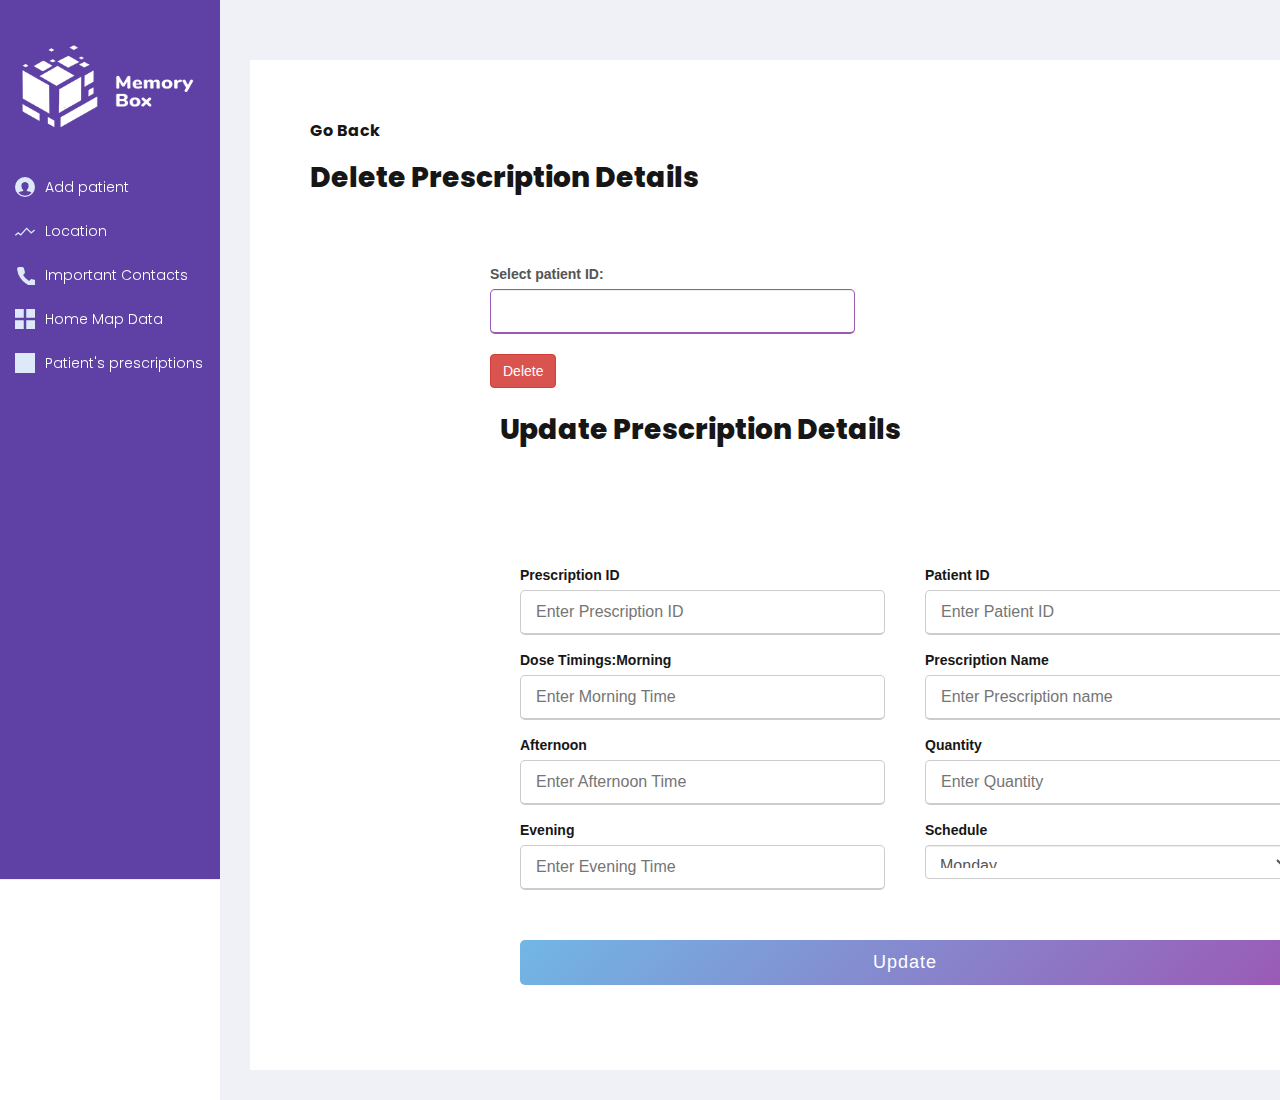
<file: templates/editprescription.html>
<!DOCTYPE html> 
<html lang="en">

<head>
  <meta charset="utf-8" />
  <link rel="apple-touch-icon" sizes="76x76" href="../assets/img/apple-icon.png">
  <link rel="icon" type="image/png" href="../assets/img/favicon.png">
  <meta http-equiv="X-UA-Compatible" content="IE=edge,chrome=1" />
  <title>
    Edit Prescription
  </title>
  <meta content='width=device-width, initial-scale=1.0' name='viewport' />
  <link href="https://fonts.googleapis.com/css?family=Montserrat:400,700,200" rel="stylesheet" />
  <link rel="stylesheet" href="https://maxcdn.bootstrapcdn.com/bootstrap/3.4.1/css/bootstrap.min.css">

<!-- jQuery library -->
<script src="https://ajax.googleapis.com/ajax/libs/jquery/3.5.1/jquery.min.js"></script>

<!-- Latest compiled JavaScript -->
<script src="https://maxcdn.bootstrapcdn.com/bootstrap/3.4.1/js/bootstrap.min.js"></script>
  <link rel="stylesheet" href="https://use.fontawesome.com/releases/v5.7.1/css/all.css" integrity="sha384-fnmOCqbTlWIlj8LyTjo7mOUStjsKC4pOpQbqyi7RrhN7udi9RwhKkMHpvLbHG9Sr" crossorigin="anonymous">
  <!-- CSS Files -->
  <script src="/static/index.js"></script>
  <link href="/static/style.css" rel="stylesheet" />
</head>
<body>
  <svg style="display:none;">
    <symbol id="logo" viewBox="0 0 140 59">
      <g>
        <path d="M6.8 57c0 .4-.1.7-.2.9-.1.2-.3.4-.4.5-.1.1-.4.199-.5.3-.2 0-.3.1-.5.1-.1 0-.3 0-.5-.1-.2 0-.4-.101-.5-.3-.2 0-.4-.2-.5-.4-.1-.2-.2-.5-.2-.9V44.7h-2c-.3 0-.6-.101-.8-.2-.2-.1-.3-.2-.5-.4s-.2-.3-.2-.4v-.4c0-.1 0-.2.1-.399 0-.2.1-.301.2-.4.1-.1.3-.3.5-.4.1 0 .4-.1.7-.1h2.1v-3.5c0-1 .1-1.9.3-2.7C4.1 35 4.5 34.3 5 33.7c.5-.6 1.1-1.1 1.9-1.4.8-.3 1.7-.5 2.7-.5.9 0 1.5.101 1.8.4.3.3.5.6.5 1.1 0 .3-.1.601-.3.9-.2.3-.6.4-1.2.4h-.6c-.6 0-1.1.101-1.5.301-.4.199-.7.5-.9.8C7.2 36 7 36.5 7 37c-.1.5-.1 1-.1 1.6V42h2.7c.3 0 .6.1.8.2.2.1.3.2.5.399.1.101.2.301.2.401 0 .2.1.3.1.4 0 .1 0 .3-.1.399 0 .2-.1.3-.2.4-.1.1-.3.3-.5.399-.2.101-.5.2-.8.2H6.8V57z" />
        <path d="M30.4 50.2c0 1.3-.2 2.5-.7 3.5-.5 1.1-1.1 2-1.9 2.8-.8.8-1.8 1.4-2.8 1.8-1.1.4-2.3.601-3.5.601-1.3 0-2.4-.2-3.5-.601-1.1-.399-2-1-2.8-1.8-.8-.8-1.4-1.7-1.9-2.8-.5-1.101-.7-2.2-.7-3.5s.2-2.4.7-3.5c.5-1.101 1.1-2 1.9-2.7.8-.8 1.7-1.4 2.8-1.8 1.1-.4 2.3-.601 3.5-.601 1.3 0 2.4.2 3.5.601 1.1.399 2 1 2.8 1.8.8.8 1.4 1.7 1.9 2.7.5 1.1.7 2.3.7 3.5zm-3.4 0c0-.8-.1-1.5-.4-2.3-.2-.7-.6-1.4-1.1-1.9s-1-1-1.7-1.3c-.7-.3-1.5-.5-2.4-.5s-1.7.2-2.4.5-1.3.8-1.7 1.3c-.5.5-.8 1.2-1.1 1.9-.2.699-.4 1.5-.4 2.3s.1 1.5.4 2.3c.2.7.6 1.4 1.1 1.9.5.6 1 1 1.7 1.3s1.5.5 2.4.5 1.7-.2 2.4-.5 1.3-.8 1.7-1.3c.5-.601.8-1.2 1.1-1.9.3-.7.4-1.5.4-2.3z" />
        <path d="M38.1 44.8h.1c.4-.899 1-1.7 1.9-2.3s1.8-.9 2.9-.9c.5 0 1 .101 1.3.301.4.199.6.6.6 1.1 0 .6-.2 1-.6 1.2-.4.2-.8.3-1.4.3h-.2c-1.3 0-2.4.5-3.2 1.4-.8.899-1.3 2.3-1.3 4.1v7c0 .4-.1.7-.2.9-.1.199-.3.399-.4.5-.2.1-.4.199-.5.3-.2 0-.3.1-.5.1-.1 0-.3 0-.5-.1-.2 0-.4-.101-.5-.3-.1-.2-.3-.301-.4-.5C35 57.7 35 57.4 35 57V43.5c0-.4.1-.7.2-.9.1-.199.3-.399.4-.5.2-.1.3-.199.5-.199s.3-.101.5-.101c.1 0 .3 0 .4.101.2 0 .3.1.5.199.2.101.3.301.4.5.1.2.2.5.2.9v1.3z" />
        <path d="M49.2 51.3c0 .7.2 1.4.5 2 .3.601.7 1.2 1.2 1.601.5.5 1.1.8 1.7 1.1s1.3.4 2 .4c1 0 1.8-.2 2.5-.5.7-.4 1.2-.801 1.8-1.2.2-.2.4-.3.6-.4.2-.301.3-.301.5-.301.4 0 .7.1 1 .4.3.199.4.6.4 1 0 .1 0 .3-.1.5s-.2.4-.4.7c-1.6 1.7-3.7 2.5-6.3 2.5-1.3 0-2.4-.199-3.5-.6s-2-1-2.8-1.8c-.8-.8-1.4-1.7-1.8-2.7-.4-1.1-.7-2.3-.7-3.6 0-1.301.2-2.5.6-3.5.4-1.101 1-2 1.8-2.801.8-.8 1.7-1.399 2.7-1.8 1-.399 2.2-.6 3.4-.6 2.1 0 3.8.6 5.2 1.8s2.3 2.9 2.6 5.2c0 .3.1.5.1.6v.5c0 1.101-.6 1.7-1.7 1.7H49.2V51.3zm9.9-2.5c0-.7-.1-1.3-.3-1.8-.2-.6-.5-1.1-.9-1.5s-.9-.7-1.4-1c-.6-.2-1.2-.4-2-.4-.7 0-1.4.101-2 .4-.6.2-1.2.6-1.6 1-.5.4-.8.9-1.1 1.5-.3.6-.5 1.2-.5 1.8h9.8z" />
        <path d="M77.9 55.1c.399-.3.8-.5 1.199-.5.4 0 .7.101 1 .4.2.3.4.6.4.9 0 .199 0 .5-.1.699a1.856 1.856 0 01-.599.701c-.7.5-1.399.9-2.3 1.2s-1.8.4-2.7.4c-1.3 0-2.5-.2-3.5-.601-1.1-.399-2-1-2.8-1.8s-1.4-1.7-1.8-2.7c-.4-1.1-.7-2.3-.7-3.6s.2-2.5.7-3.601c.4-1.1 1.1-2 1.8-2.8.8-.8 1.7-1.399 2.8-1.8 1.101-.4 2.2-.6 3.5-.6.9 0 1.7.1 2.601.399C78.2 42 79 42.4 79.6 43l.7.7c.101.2.2.5.2.7 0 .399-.1.8-.4 1-.3.3-.6.399-1 .399-.199 0-.399 0-.5-.1-.2-.099-.4-.199-.7-.499-.301-.3-.7-.5-1.2-.7s-1-.3-1.7-.3c-.9 0-1.6.2-2.3.5s-1.2.8-1.7 1.3-.8 1.2-1.1 1.9c-.2.699-.4 1.5-.4 2.3s.1 1.5.3 2.2c.2.699.6 1.3 1 1.899.5.5 1 1 1.7 1.3.7.301 1.4.5 2.3.5.7 0 1.3-.1 1.8-.3.4-.099.9-.299 1.3-.699z" />
        <path d="M94.6 56.2h-.1c-.6.899-1.4 1.6-2.3 2.1-.9.5-2 .7-3.3.7-.7 0-1.301-.1-2-.3-.7-.2-1.4-.5-1.9-.9-.6-.399-1.1-.899-1.4-1.6-.4-.7-.6-1.5-.6-2.4 0-1.3.3-2.2 1-3 .7-.7 1.6-1.3 2.7-1.7 1.1-.399 2.3-.6 3.7-.699 1.399-.101 2.8-.2 4.199-.2v-.5c0-1.2-.399-2.101-1.1-2.7s-1.7-.9-3-.9c-.7 0-1.4.101-2 .301-.6.199-1.3.5-1.9 1-.3.199-.699.3-1 .3-.3 0-.6-.101-.899-.4-.2-.2-.4-.6-.4-.899 0-.2.101-.5.2-.7s.3-.4.6-.601c.7-.5 1.601-1 2.5-1.3 1-.3 2-.5 3.2-.5s2.2.2 3.101.5c.899.3 1.6.8 2.199 1.4.601.6 1 1.3 1.301 2.1.3.8.399 1.601.399 2.5V56.9c0 .3-.1.6-.2.899-.1.201-.2.401-.4.501-.2.101-.3.2-.5.2s-.3.1-.4.1c-.1 0-.3 0-.399-.1-.2 0-.301-.1-.5-.2-.201-.1-.301-.3-.401-.5s-.2-.5-.2-.899v-.7h-.2zm-.9-5.5c-.8 0-1.7 0-2.5.1-.9.101-1.7.2-2.4.4s-1.3.5-1.8.9-.7 1-.7 1.7c0 .5.101.9.3 1.2.2.3.5.6.801.8.3.2.699.4 1.1.4.4.1.8.1 1.2.1 1.5 0 2.7-.5 3.5-1.399.8-.9 1.2-2.101 1.2-3.5v-.9h-.7v.199z" />
        <path d="M111.4 45.4c-.5-.5-1-.801-1.5-1-.5-.2-1.101-.301-1.601-.301-.399 0-.7 0-1.1.101-.4.1-.7.2-1 .399-.3.2-.5.4-.7.7s-.3.601-.3 1c0 .7.3 1.2.899 1.601.601.3 1.601.6 2.801.899.8.2 1.5.4 2.199.7.7.3 1.301.6 1.801 1s.899.8 1.199 1.4c.301.5.4 1.199.4 1.899 0 1-.2 1.8-.6 2.5-.4.7-.9 1.2-1.5 1.7-.601.4-1.301.7-2.101.9-.8.199-1.6.3-2.399.3-1 0-2-.2-2.9-.5-1-.3-1.8-.8-2.5-1.4-.3-.3-.5-.5-.6-.7-.098-.198-.098-.398-.098-.598 0-.4.101-.8.4-1 .3-.3.6-.4 1-.4.399 0 .8.2 1.2.5.5.5 1.1.801 1.699 1.101.601.3 1.2.399 1.9.399.4 0 .8 0 1.2-.1.399-.1.7-.2 1-.4.3-.199.6-.399.8-.699.2-.301.3-.7.3-1.2 0-.8-.399-1.3-1.1-1.7s-1.8-.7-3.2-1c-.6-.1-1.1-.3-1.7-.5-.6-.2-1.1-.5-1.6-.8s-.8-.8-1.101-1.3c-.3-.5-.399-1.2-.399-2 0-.9.2-1.601.5-2.301.401-.6.801-1.2 1.401-1.6.601-.4 1.2-.7 2-.9.7-.199 1.5-.3 2.301-.3.899 0 1.699.101 2.6.4.8.3 1.6.7 2.2 1.2.3.3.5.5.6.699.101.2.101.4.101.601 0 .399-.101.7-.4 1s-.6.399-1 .399c-.402-.199-.802-.399-1.102-.699z" />
        <path d="M126 58.4c-.6.3-1.3.399-2.1.399-1.601 0-2.801-.399-3.601-1.3s-1.2-2.2-1.2-3.9v-9H117.2c-.3 0-.601 0-.8-.1-.2-.1-.4-.2-.5-.3-.101-.101-.2-.3-.2-.4 0-.2-.101-.3-.101-.399 0-.101 0-.2.101-.4 0-.2.1-.3.2-.4.1-.1.3-.3.5-.399.199-.101.5-.2.8-.2h1.899v-3.2c0-.399.101-.7.2-.899.101-.2.3-.4.4-.601.2-.1.399-.2.5-.3.2 0 .3-.1.5-.1.1 0 .3 0 .5.1.2 0 .3.1.5.3.2.101.3.3.399.601.101.199.2.6.2.899V42h3.2c.3 0 .6.1.8.2.2.1.3.2.5.399.102.101.202.301.202.401 0 .2.1.3.1.4 0 .1 0 .3-.1.399 0 .2-.1.3-.2.4-.1.1-.3.3-.5.3-.2.1-.5.1-.8.1h-3.2V53.2c0 1 .2 1.7.5 2.1.4.4.8.601 1.4.601.2 0 .5 0 .7-.101.199-.1.399-.1.6-.1.4 0 .7.1.9.399.199.301.3.601.3.9s-.101.5-.2.7c0 .401-.2.601-.5.701z" />
        <path d="M133.2 44.8h.1c.4-.899 1-1.7 1.9-2.3.899-.6 1.8-.9 2.899-.9.5 0 1 .101 1.301.301.4.199.6.599.6 1.099 0 .6-.2 1-.6 1.2-.4.2-.801.3-1.4.3h-.2c-1.3 0-2.399.5-3.2 1.4-.8.899-1.3 2.3-1.3 4.1v7c0 .4-.1.7-.2.9-.1.199-.3.399-.399.5-.101.1-.4.199-.5.3-.2 0-.3.1-.5.1-.101 0-.3 0-.5-.1-.2 0-.4-.101-.5-.3-.2-.101-.3-.301-.4-.5-.1-.2-.2-.5-.2-.9V43.5c0-.4.101-.7.2-.9.101-.199.3-.399.4-.5.2-.1.3-.199.5-.199s.3-.101.5-.101c.1 0 .3 0 .399.101.2 0 .301.1.5.199.2.101.301.301.4.5.1.2.2.5.2.9v1.3z" />
      </g>
      <g>
        <g>
          <path fill="#08A6DF" d="M70 32.9c-9.1 0-16.5-7.4-16.5-16.5 0-4.8 2.1-9.3 5.7-12.4.5-.4 1.2-.4 1.6.1.4.5.4 1.2-.1 1.6-3.1 2.7-4.9 6.6-4.9 10.7 0 7.8 6.4 14.2 14.2 14.2s14.2-6.4 14.2-14.2c0-7.8-6.4-14.1-14.2-14.1-1.9 0-3.7.4-5.4 1.1-.6.2-1.3 0-1.5-.6-.2-.6 0-1.3.6-1.5C65.7.4 67.8 0 70 0c9.1 0 16.5 7.4 16.5 16.5S79.1 32.9 70 32.9z" />
        </g>
        <g>
          <path fill="#7C2A8A" d="M70 28.4c-6.6 0-11.9-5.4-11.9-11.9 0-6.6 5.4-11.9 11.9-11.9 5 0 9.5 3.2 11.2 7.9.5 1.3.7 2.6.7 4 0 .6-.5 1.1-1.101 1.1-.6 0-1.1-.5-1.1-1.1 0-1.1-.2-2.2-.601-3.3-1.399-3.8-5-6.4-9.1-6.4-5.3 0-9.6 4.3-9.6 9.6s4.3 9.6 9.6 9.6c.6 0 1.1.5 1.1 1.1.002.8-.498 1.3-1.098 1.3z" />
        </g>
        <g>
          <path fill="#EC1848" d="M70 23.9c-4.1 0-7.4-3.3-7.4-7.4s3.3-7.4 7.4-7.4c.6 0 1.1.5 1.1 1.1 0 .6-.5 1.1-1.1 1.1-2.8 0-5.1 2.3-5.1 5.1s2.3 5.1 5.1 5.1 5.1-2.3 5.1-5.1c0-.6.5-1.1 1.101-1.1.6 0 1.1.5 1.1 1.1.099 4.2-3.201 7.5-7.301 7.5z" />
        </g>
      </g>
    </symbol>
    
    <symbol id="list" viewBox="0 0 16 16">
      <g >
        <g id="Rounded" transform="translate(-612.000000, -2106.000000)">
            <g id="Editor" transform="translate(100.000000, 1960.000000)">
                <g id="-Round-/-Editor-/-format_list_bulleted" transform="translate(510.000000, 142.000000)">
                    <g>
                        <polygon id="Path" points="0 0 24 0 24 24 0 24"></polygon>
                        <path id="Icons" stroke="none" stroke-width="1" fill="none" fill-rule="evenodd" d="M4,10.5 C3.17,10.5 2.5,11.17 2.5,12 C2.5,12.83 3.17,13.5 4,13.5 C4.83,13.5 5.5,12.83 5.5,12 C5.5,11.17 4.83,10.5 4,10.5 Z M4,4.5 C3.17,4.5 2.5,5.17 2.5,6 C2.5,6.83 3.17,7.5 4,7.5 C4.83,7.5 5.5,6.83 5.5,6 C5.5,5.17 4.83,4.5 4,4.5 Z M4,16.5 C3.17,16.5 2.5,17.18 2.5,18 C2.5,18.82 3.18,19.5 4,19.5 C4.82,19.5 5.5,18.82 5.5,18 C5.5,17.18 4.83,16.5 4,16.5 Z M8,19 L20,19 C20.55,19 21,18.55 21,18 C21,17.45 20.55,17 20,17 L8,17 C7.45,17 7,17.45 7,18 C7,18.55 7.45,19 8,19 Z M8,13 L20,13 C20.55,13 21,12.55 21,12 C21,11.45 20.55,11 20,11 L8,11 C7.45,11 7,11.45 7,12 C7,12.55 7.45,13 8,13 Z M7,6 C7,6.55 7.45,7 8,7 L20,7 C20.55,7 21,6.55 21,6 C21,5.45 20.55,5 20,5 L8,5 C7.45,5 7,5.45 7,6 Z" id="🔹-Icon-Color" fill="#1D1D1D"></path>
                    </g>
                </g>
            </g>
        </g>
    </g>
    </symbol>
    <symbol id="contact" viewBox="0 0 20 20">
      <path d="M22 16.92v3a2 2 0 0 1-2.18 2 19.79 19.79 0 0 1-8.63-3.07 19.5 19.5 0 0 1-6-6 19.79 19.79 0 0 1-3.07-8.67A2 2 0 0 1 4.11 2h3a2 2 0 0 1 2 1.72 12.84 12.84 0 0 0 .7 2.81 2 2 0 0 1-.45 2.11L8.09 9.91a16 16 0 0 0 6 6l1.27-1.27a2 2 0 0 1 2.11-.45 12.84 12.84 0 0 0 2.81.7A2 2 0 0 1 22 16.92z"></path>
    </symbol>
    <symbol id="down" viewBox="0 0 16 16">
      <polygon points="3.81 4.38 8 8.57 12.19 4.38 13.71 5.91 8 11.62 2.29 5.91 3.81 4.38" />
    </symbol>
    <symbol id="users" viewBox="0 0 16 16">
      <path d="M8,0a8,8,0,1,0,8,8A8,8,0,0,0,8,0ZM8,15a7,7,0,0,1-5.19-2.32,2.71,2.71,0,0,1,1.7-1,13.11,13.11,0,0,0,1.29-.28,2.32,2.32,0,0,0,.94-.34,1.17,1.17,0,0,0-.27-.7h0A3.61,3.61,0,0,1,5.15,7.49,3.18,3.18,0,0,1,8,4.07a3.18,3.18,0,0,1,2.86,3.42,3.6,3.6,0,0,1-1.32,2.88h0a1.13,1.13,0,0,0-.27.69,2.68,2.68,0,0,0,.93.31,10.81,10.81,0,0,0,1.28.23,2.63,2.63,0,0,1,1.78,1A7,7,0,0,1,8,15Z" />
    </symbol>
    <symbol id="collection" viewBox="0 0 16 16">
      <rect width="7" height="7" />
      <rect y="9" width="7" height="7" />
      <rect x="9" width="7" height="7" />
      <rect x="9" y="9" width="7" height="7" />
    </symbol>
    <symbol id="charts" viewBox="0 0 16 16">
      <polygon points="0.64 7.38 -0.02 6.63 2.55 4.38 4.57 5.93 9.25 0.78 12.97 4.37 15.37 2.31 16.02 3.07 12.94 5.72 9.29 2.21 4.69 7.29 2.59 5.67 0.64 7.38" />
      <rect y="9" width="2" height="7" />
      <rect x="12" y="8" width="2" height="8" />
      <rect x="8" y="6" width="2" height="10" />
      <rect x="4" y="11" width="2" height="5" />
    </symbol>
    <symbol id="comments" viewBox="0 0 16 16">
      <path d="M0,16.13V2H15V13H5.24ZM1,3V14.37L5,12h9V3Z" />
      <rect x="3" y="5" width="9" height="1" />
      <rect x="3" y="7" width="7" height="1" />
      <rect x="3" y="9" width="5" height="1" />
    </symbol>
    <symbol id="pages" viewBox="0 0 16 16">
      <rect x="4" width="12" height="12" transform="translate(20 12) rotate(-180)" />
      <polygon points="2 14 2 2 0 2 0 14 0 16 2 16 14 16 14 14 2 14" />
    </symbol>
    <symbol id="appearance" viewBox="0 0 16 16">
      <path d="M3,0V7A2,2,0,0,0,5,9H6v5a2,2,0,0,0,4,0V9h1a2,2,0,0,0,2-2V0Zm9,7a1,1,0,0,1-1,1H9v6a1,1,0,0,1-2,0V8H5A1,1,0,0,1,4,7V6h8ZM4,5V1H6V4H7V1H9V4h1V1h2V5Z" />
    </symbol>
    <symbol id="trends" viewBox="0 0 16 16">
      <polygon points="0.64 11.85 -0.02 11.1 2.55 8.85 4.57 10.4 9.25 5.25 12.97 8.84 15.37 6.79 16.02 7.54 12.94 10.2 9.29 6.68 4.69 11.76 2.59 10.14 0.64 11.85" />
    </symbol>
    <symbol id="settings" viewBox="0 0 16 16">
      <rect x="9.78" y="5.34" width="1" height="7.97" />
      <polygon points="7.79 6.07 10.28 1.75 12.77 6.07 7.79 6.07" />
      <rect x="4.16" y="1.75" width="1" height="7.97" />
      <polygon points="7.15 8.99 4.66 13.31 2.16 8.99 7.15 8.99" />
      <rect x="1.28" width="1" height="4.97" />
      <polygon points="3.28 4.53 1.78 7.13 0.28 4.53 3.28 4.53" />
      <rect x="12.84" y="11.03" width="1" height="4.97" />
      <polygon points="11.85 11.47 13.34 8.88 14.84 11.47 11.85 11.47" />
    </symbol>
    <symbol id="options" viewBox="0 0 16 16">
      <path d="M8,11a3,3,0,1,1,3-3A3,3,0,0,1,8,11ZM8,6a2,2,0,1,0,2,2A2,2,0,0,0,8,6Z" />
      <path d="M8.5,16h-1A1.5,1.5,0,0,1,6,14.5v-.85a5.91,5.91,0,0,1-.58-.24l-.6.6A1.54,1.54,0,0,1,2.7,14L2,13.3a1.5,1.5,0,0,1,0-2.12l.6-.6A5.91,5.91,0,0,1,2.35,10H1.5A1.5,1.5,0,0,1,0,8.5v-1A1.5,1.5,0,0,1,1.5,6h.85a5.91,5.91,0,0,1,.24-.58L2,4.82A1.5,1.5,0,0,1,2,2.7L2.7,2A1.54,1.54,0,0,1,4.82,2l.6.6A5.91,5.91,0,0,1,6,2.35V1.5A1.5,1.5,0,0,1,7.5,0h1A1.5,1.5,0,0,1,10,1.5v.85a5.91,5.91,0,0,1,.58.24l.6-.6A1.54,1.54,0,0,1,13.3,2L14,2.7a1.5,1.5,0,0,1,0,2.12l-.6.6a5.91,5.91,0,0,1,.24.58h.85A1.5,1.5,0,0,1,16,7.5v1A1.5,1.5,0,0,1,14.5,10h-.85a5.91,5.91,0,0,1-.24.58l.6.6a1.5,1.5,0,0,1,0,2.12L13.3,14a1.54,1.54,0,0,1-2.12,0l-.6-.6a5.91,5.91,0,0,1-.58.24v.85A1.5,1.5,0,0,1,8.5,16ZM5.23,12.18l.33.18a4.94,4.94,0,0,0,1.07.44l.36.1V14.5a.5.5,0,0,0,.5.5h1a.5.5,0,0,0,.5-.5V12.91l.36-.1a4.94,4.94,0,0,0,1.07-.44l.33-.18,1.12,1.12a.51.51,0,0,0,.71,0l.71-.71a.5.5,0,0,0,0-.71l-1.12-1.12.18-.33a4.94,4.94,0,0,0,.44-1.07l.1-.36H14.5a.5.5,0,0,0,.5-.5v-1a.5.5,0,0,0-.5-.5H12.91l-.1-.36a4.94,4.94,0,0,0-.44-1.07l-.18-.33L13.3,4.11a.5.5,0,0,0,0-.71L12.6,2.7a.51.51,0,0,0-.71,0L10.77,3.82l-.33-.18a4.94,4.94,0,0,0-1.07-.44L9,3.09V1.5A.5.5,0,0,0,8.5,1h-1a.5.5,0,0,0-.5.5V3.09l-.36.1a4.94,4.94,0,0,0-1.07.44l-.33.18L4.11,2.7a.51.51,0,0,0-.71,0L2.7,3.4a.5.5,0,0,0,0,.71L3.82,5.23l-.18.33a4.94,4.94,0,0,0-.44,1.07L3.09,7H1.5a.5.5,0,0,0-.5.5v1a.5.5,0,0,0,.5.5H3.09l.1.36a4.94,4.94,0,0,0,.44,1.07l.18.33L2.7,11.89a.5.5,0,0,0,0,.71l.71.71a.51.51,0,0,0,.71,0Z" />
    </symbol>
    <symbol id="collapse" viewBox="0 0 16 16">
      <polygon points="11.62 3.81 7.43 8 11.62 12.19 10.09 13.71 4.38 8 10.09 2.29 11.62 3.81" />
    </symbol>
    <symbol id="search" viewBox="0 0 16 16">
      <path d="M6.57,1A5.57,5.57,0,1,1,1,6.57,5.57,5.57,0,0,1,6.57,1m0-1a6.57,6.57,0,1,0,6.57,6.57A6.57,6.57,0,0,0,6.57,0Z" />
      <rect x="11.84" y="9.87" width="2" height="5.93" transform="translate(-5.32 12.84) rotate(-45)" />
    </symbol>
  </svg>
  <header class="page-header">
    <nav>
      <a href="/home" aria-label="forecastr logo" class="logo">
        <img src="\static\logo.png" width="180" height="90">
      </a>
      <button class="toggle-mob-menu" aria-expanded="false" aria-label="open menu">
        <svg width="20" height="20" aria-hidden="true">
          <use xlink:href="#down"></use>
        </svg>
      </button>
      <ul class="admin-menu">
        
        <li>
          <a href="/index" method="POST">
            <svg>
              <use xlink:href="#users"></use>
            </svg>
            <span>Add patient</span>
          </a>
        </li>
        <li>
          <a href="/locations" method="POST">
            <svg>
              <use xlink:href="#trends"></use>
            </svg>
            <span>Location</span>
          </a>
        </li>
        <li>
          <a href="/contact" method="POST">
            <svg>
              <use xlink:href="#contact"></use>
            </svg>
            <span>Important Contacts</span>
          </a>
        </li>
        <li>
          <a href="/homemap" method="POST">
            <svg>
              <use xlink:href="#collection"></use>
            </svg>
            <span>Home Map Data</span>
          </a>
        </li>
        <li>
          <a href="/prescription" method="POST">
            <svg>
              <use xlink:href="#list"></use>
            </svg>
            <span>Patient's prescriptions</span>
          </a>
        </li>
      
        <li>
          
          
        </li>
      </ul>
    </nav>
  </header>
      <section class="page-content">
        <section class="search-and-user">
        </section>
        <section class="sm-box sm-box--2">
        <article>
            <button class="null_pt" ><a href="/prescription"><b>Go Back</b></a></button>
            <h3 class="patient_head">Delete Prescription Details</h3>
            <div class="container">
              
                <div class="content">
                  <form action="/delete-prescription" method="POST">
                    <div class="user-details">
                      <div class="input-box">
                        <div class="form-group">
                            <label for="sel1">Select patient ID:</label>
                            <input name="id1" class="form-control" id="id1">
                          </div>
                          
                          <button class="btn btn-danger" type="submit">Delete</button>
                      </div>
                  </form>
                </div>

           

            <h3 class="patient_head">Update Prescription Details</h3>
            <div class="container">
                
                <div class="container">
              
                    <div class="content">
                      <form action="/update-prescription" method="POST">
                        <div class="user-details">
                            <div class="input-box">
                                <span class="details">Prescription ID</span>
                                <input name="pid" id="pid" type="text" placeholder="Enter Prescription ID" required>
                              </div>
                              <div class="input-box">
                                <span class="details">Patient ID</span>
                                <input name="id1" id="id1" type="text" placeholder="Enter Patient ID" required>
                              </div>
        
        
        
        
                              <div class="input-box">
                                <span class="details">Dose Timings:Morning</span>
                                <input name="mor" id="mor" type="text" placeholder="Enter Morning Time" required>
                              </div>
                             
                              <div class="input-box">
                                <span class="details">Prescription Name</span>
                                <input name="name" id="name" type="text" placeholder="Enter Prescription name" required>
                              </div>
                              <div class="input-box">
                                <span class="details">Afternoon</span>
                                <input name="af" id="af" type="text" placeholder="Enter Afternoon Time" required>
                              </div>
                              <div class="input-box">
                                <span class="details">Quantity</span>
                                <input name="qty" id="qty" type="text" placeholder="Enter Quantity" required>
                              </div>
                              <div class="input-box">
                                <span class="details">Evening</span>
                                <input name="eve" id="eve" type="text" placeholder="Enter Evening Time" required>
                              </div>
        
                              <div class="input-box">
                                <span class="details">Schedule</span>
                                <div class="weekDays-selector">
                                  <select class="form-control" name="day" id="day">
                                    <option value="Monday">Monday</option>
                                    <option value="Tuesday">Tuesday</option>
                                    <option value="Wednesday">Wednesday</option>
                                    <option value="Thursday">Thursday</option>
                                    <option value="Friday">Friday</option>
                                    <option value="Saturday">Saturday</option>
                                    <option value="Sunday">Sunday</option>
                                  </select>
                                </div>
                              </div>
        
                              
                            
                        </div>
                        <div class="button">
                          <input type="submit" value="Update">
                        </div>
                      </form>
                    </div>
                  </div>
            
                
              </div>
            
        </article>
      </section>
</body>
</file>
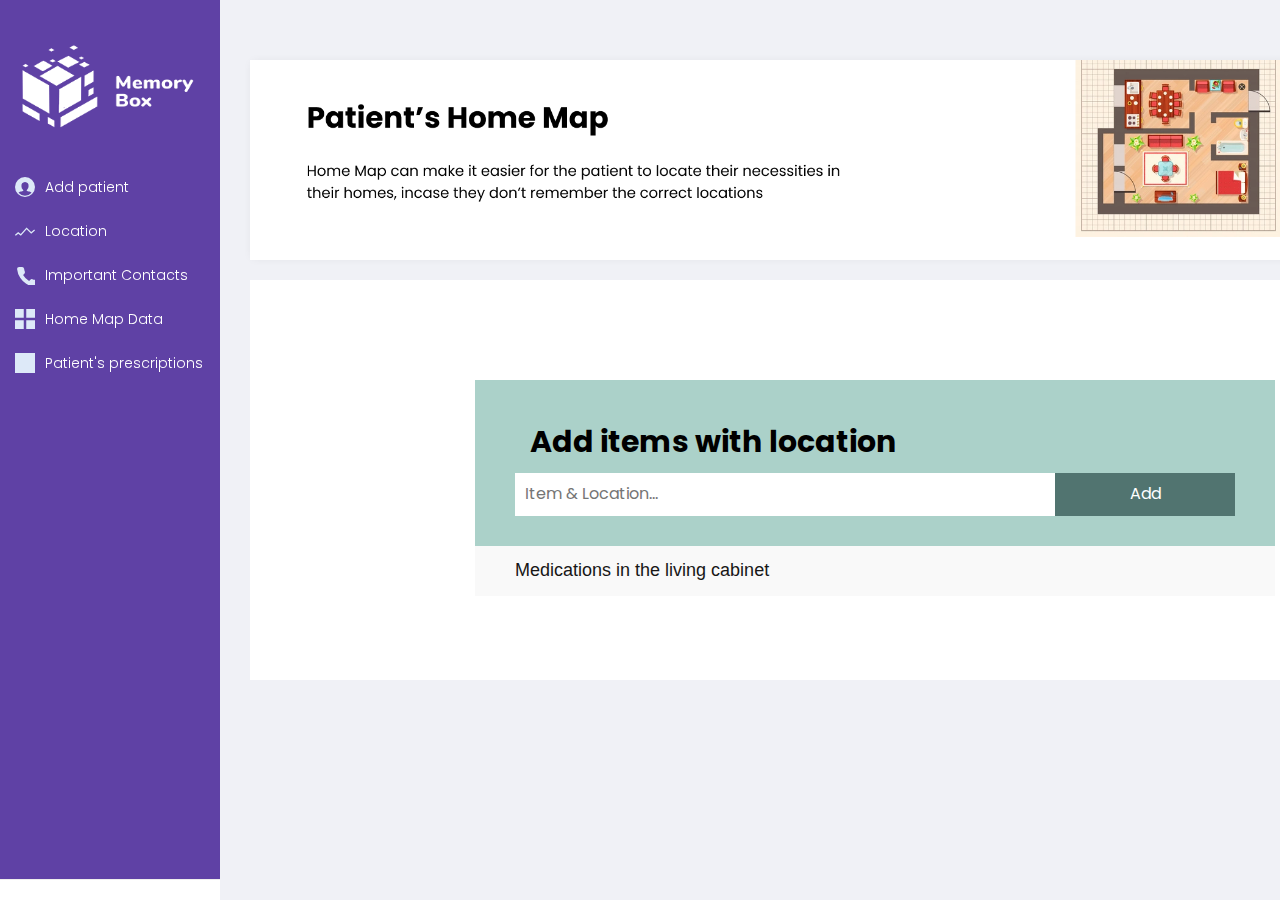
<file: templates/homemapdata.html>
<!DOCTYPE html> 
<html lang="en">

<head>
  <meta charset="utf-8" />
  <link rel="apple-touch-icon" sizes="76x76" href="../assets/img/apple-icon.png">
  <link rel="icon" type="image/png" href="../assets/img/favicon.png">
  <meta http-equiv="X-UA-Compatible" content="IE=edge,chrome=1" />
  <script src="https://code.jquery.com/jquery-1.10.2.js"></script>
  <title>
    Home Map Data
  </title>
  <meta content='width=device-width, initial-scale=1.0' name='viewport' />
  <link href="https://fonts.googleapis.com/css?family=Montserrat:400,700,200" rel="stylesheet" />
  <link rel="stylesheet" href="https://maxcdn.bootstrapcdn.com/bootstrap/3.4.1/css/bootstrap.min.css">

<!-- jQuery library -->
<script src="https://ajax.googleapis.com/ajax/libs/jquery/3.5.1/jquery.min.js"></script>

<!-- Latest compiled JavaScript -->
<script src="https://maxcdn.bootstrapcdn.com/bootstrap/3.4.1/js/bootstrap.min.js"></script>
  <link rel="stylesheet" href="https://use.fontawesome.com/releases/v5.7.1/css/all.css" integrity="sha384-fnmOCqbTlWIlj8LyTjo7mOUStjsKC4pOpQbqyi7RrhN7udi9RwhKkMHpvLbHG9Sr" crossorigin="anonymous">
  <!-- CSS Files -->
  <script src="/static/index.js"></script>
  <link href="/static/style.css" rel="stylesheet" />
</head>
<body>
  <svg style="display:none;">
    <symbol id="logo" viewBox="0 0 140 59">
      <g>
        <path d="M6.8 57c0 .4-.1.7-.2.9-.1.2-.3.4-.4.5-.1.1-.4.199-.5.3-.2 0-.3.1-.5.1-.1 0-.3 0-.5-.1-.2 0-.4-.101-.5-.3-.2 0-.4-.2-.5-.4-.1-.2-.2-.5-.2-.9V44.7h-2c-.3 0-.6-.101-.8-.2-.2-.1-.3-.2-.5-.4s-.2-.3-.2-.4v-.4c0-.1 0-.2.1-.399 0-.2.1-.301.2-.4.1-.1.3-.3.5-.4.1 0 .4-.1.7-.1h2.1v-3.5c0-1 .1-1.9.3-2.7C4.1 35 4.5 34.3 5 33.7c.5-.6 1.1-1.1 1.9-1.4.8-.3 1.7-.5 2.7-.5.9 0 1.5.101 1.8.4.3.3.5.6.5 1.1 0 .3-.1.601-.3.9-.2.3-.6.4-1.2.4h-.6c-.6 0-1.1.101-1.5.301-.4.199-.7.5-.9.8C7.2 36 7 36.5 7 37c-.1.5-.1 1-.1 1.6V42h2.7c.3 0 .6.1.8.2.2.1.3.2.5.399.1.101.2.301.2.401 0 .2.1.3.1.4 0 .1 0 .3-.1.399 0 .2-.1.3-.2.4-.1.1-.3.3-.5.399-.2.101-.5.2-.8.2H6.8V57z" />
        <path d="M30.4 50.2c0 1.3-.2 2.5-.7 3.5-.5 1.1-1.1 2-1.9 2.8-.8.8-1.8 1.4-2.8 1.8-1.1.4-2.3.601-3.5.601-1.3 0-2.4-.2-3.5-.601-1.1-.399-2-1-2.8-1.8-.8-.8-1.4-1.7-1.9-2.8-.5-1.101-.7-2.2-.7-3.5s.2-2.4.7-3.5c.5-1.101 1.1-2 1.9-2.7.8-.8 1.7-1.4 2.8-1.8 1.1-.4 2.3-.601 3.5-.601 1.3 0 2.4.2 3.5.601 1.1.399 2 1 2.8 1.8.8.8 1.4 1.7 1.9 2.7.5 1.1.7 2.3.7 3.5zm-3.4 0c0-.8-.1-1.5-.4-2.3-.2-.7-.6-1.4-1.1-1.9s-1-1-1.7-1.3c-.7-.3-1.5-.5-2.4-.5s-1.7.2-2.4.5-1.3.8-1.7 1.3c-.5.5-.8 1.2-1.1 1.9-.2.699-.4 1.5-.4 2.3s.1 1.5.4 2.3c.2.7.6 1.4 1.1 1.9.5.6 1 1 1.7 1.3s1.5.5 2.4.5 1.7-.2 2.4-.5 1.3-.8 1.7-1.3c.5-.601.8-1.2 1.1-1.9.3-.7.4-1.5.4-2.3z" />
        <path d="M38.1 44.8h.1c.4-.899 1-1.7 1.9-2.3s1.8-.9 2.9-.9c.5 0 1 .101 1.3.301.4.199.6.6.6 1.1 0 .6-.2 1-.6 1.2-.4.2-.8.3-1.4.3h-.2c-1.3 0-2.4.5-3.2 1.4-.8.899-1.3 2.3-1.3 4.1v7c0 .4-.1.7-.2.9-.1.199-.3.399-.4.5-.2.1-.4.199-.5.3-.2 0-.3.1-.5.1-.1 0-.3 0-.5-.1-.2 0-.4-.101-.5-.3-.1-.2-.3-.301-.4-.5C35 57.7 35 57.4 35 57V43.5c0-.4.1-.7.2-.9.1-.199.3-.399.4-.5.2-.1.3-.199.5-.199s.3-.101.5-.101c.1 0 .3 0 .4.101.2 0 .3.1.5.199.2.101.3.301.4.5.1.2.2.5.2.9v1.3z" />
        <path d="M49.2 51.3c0 .7.2 1.4.5 2 .3.601.7 1.2 1.2 1.601.5.5 1.1.8 1.7 1.1s1.3.4 2 .4c1 0 1.8-.2 2.5-.5.7-.4 1.2-.801 1.8-1.2.2-.2.4-.3.6-.4.2-.301.3-.301.5-.301.4 0 .7.1 1 .4.3.199.4.6.4 1 0 .1 0 .3-.1.5s-.2.4-.4.7c-1.6 1.7-3.7 2.5-6.3 2.5-1.3 0-2.4-.199-3.5-.6s-2-1-2.8-1.8c-.8-.8-1.4-1.7-1.8-2.7-.4-1.1-.7-2.3-.7-3.6 0-1.301.2-2.5.6-3.5.4-1.101 1-2 1.8-2.801.8-.8 1.7-1.399 2.7-1.8 1-.399 2.2-.6 3.4-.6 2.1 0 3.8.6 5.2 1.8s2.3 2.9 2.6 5.2c0 .3.1.5.1.6v.5c0 1.101-.6 1.7-1.7 1.7H49.2V51.3zm9.9-2.5c0-.7-.1-1.3-.3-1.8-.2-.6-.5-1.1-.9-1.5s-.9-.7-1.4-1c-.6-.2-1.2-.4-2-.4-.7 0-1.4.101-2 .4-.6.2-1.2.6-1.6 1-.5.4-.8.9-1.1 1.5-.3.6-.5 1.2-.5 1.8h9.8z" />
        <path d="M77.9 55.1c.399-.3.8-.5 1.199-.5.4 0 .7.101 1 .4.2.3.4.6.4.9 0 .199 0 .5-.1.699a1.856 1.856 0 01-.599.701c-.7.5-1.399.9-2.3 1.2s-1.8.4-2.7.4c-1.3 0-2.5-.2-3.5-.601-1.1-.399-2-1-2.8-1.8s-1.4-1.7-1.8-2.7c-.4-1.1-.7-2.3-.7-3.6s.2-2.5.7-3.601c.4-1.1 1.1-2 1.8-2.8.8-.8 1.7-1.399 2.8-1.8 1.101-.4 2.2-.6 3.5-.6.9 0 1.7.1 2.601.399C78.2 42 79 42.4 79.6 43l.7.7c.101.2.2.5.2.7 0 .399-.1.8-.4 1-.3.3-.6.399-1 .399-.199 0-.399 0-.5-.1-.2-.099-.4-.199-.7-.499-.301-.3-.7-.5-1.2-.7s-1-.3-1.7-.3c-.9 0-1.6.2-2.3.5s-1.2.8-1.7 1.3-.8 1.2-1.1 1.9c-.2.699-.4 1.5-.4 2.3s.1 1.5.3 2.2c.2.699.6 1.3 1 1.899.5.5 1 1 1.7 1.3.7.301 1.4.5 2.3.5.7 0 1.3-.1 1.8-.3.4-.099.9-.299 1.3-.699z" />
        <path d="M94.6 56.2h-.1c-.6.899-1.4 1.6-2.3 2.1-.9.5-2 .7-3.3.7-.7 0-1.301-.1-2-.3-.7-.2-1.4-.5-1.9-.9-.6-.399-1.1-.899-1.4-1.6-.4-.7-.6-1.5-.6-2.4 0-1.3.3-2.2 1-3 .7-.7 1.6-1.3 2.7-1.7 1.1-.399 2.3-.6 3.7-.699 1.399-.101 2.8-.2 4.199-.2v-.5c0-1.2-.399-2.101-1.1-2.7s-1.7-.9-3-.9c-.7 0-1.4.101-2 .301-.6.199-1.3.5-1.9 1-.3.199-.699.3-1 .3-.3 0-.6-.101-.899-.4-.2-.2-.4-.6-.4-.899 0-.2.101-.5.2-.7s.3-.4.6-.601c.7-.5 1.601-1 2.5-1.3 1-.3 2-.5 3.2-.5s2.2.2 3.101.5c.899.3 1.6.8 2.199 1.4.601.6 1 1.3 1.301 2.1.3.8.399 1.601.399 2.5V56.9c0 .3-.1.6-.2.899-.1.201-.2.401-.4.501-.2.101-.3.2-.5.2s-.3.1-.4.1c-.1 0-.3 0-.399-.1-.2 0-.301-.1-.5-.2-.201-.1-.301-.3-.401-.5s-.2-.5-.2-.899v-.7h-.2zm-.9-5.5c-.8 0-1.7 0-2.5.1-.9.101-1.7.2-2.4.4s-1.3.5-1.8.9-.7 1-.7 1.7c0 .5.101.9.3 1.2.2.3.5.6.801.8.3.2.699.4 1.1.4.4.1.8.1 1.2.1 1.5 0 2.7-.5 3.5-1.399.8-.9 1.2-2.101 1.2-3.5v-.9h-.7v.199z" />
        <path d="M111.4 45.4c-.5-.5-1-.801-1.5-1-.5-.2-1.101-.301-1.601-.301-.399 0-.7 0-1.1.101-.4.1-.7.2-1 .399-.3.2-.5.4-.7.7s-.3.601-.3 1c0 .7.3 1.2.899 1.601.601.3 1.601.6 2.801.899.8.2 1.5.4 2.199.7.7.3 1.301.6 1.801 1s.899.8 1.199 1.4c.301.5.4 1.199.4 1.899 0 1-.2 1.8-.6 2.5-.4.7-.9 1.2-1.5 1.7-.601.4-1.301.7-2.101.9-.8.199-1.6.3-2.399.3-1 0-2-.2-2.9-.5-1-.3-1.8-.8-2.5-1.4-.3-.3-.5-.5-.6-.7-.098-.198-.098-.398-.098-.598 0-.4.101-.8.4-1 .3-.3.6-.4 1-.4.399 0 .8.2 1.2.5.5.5 1.1.801 1.699 1.101.601.3 1.2.399 1.9.399.4 0 .8 0 1.2-.1.399-.1.7-.2 1-.4.3-.199.6-.399.8-.699.2-.301.3-.7.3-1.2 0-.8-.399-1.3-1.1-1.7s-1.8-.7-3.2-1c-.6-.1-1.1-.3-1.7-.5-.6-.2-1.1-.5-1.6-.8s-.8-.8-1.101-1.3c-.3-.5-.399-1.2-.399-2 0-.9.2-1.601.5-2.301.401-.6.801-1.2 1.401-1.6.601-.4 1.2-.7 2-.9.7-.199 1.5-.3 2.301-.3.899 0 1.699.101 2.6.4.8.3 1.6.7 2.2 1.2.3.3.5.5.6.699.101.2.101.4.101.601 0 .399-.101.7-.4 1s-.6.399-1 .399c-.402-.199-.802-.399-1.102-.699z" />
        <path d="M126 58.4c-.6.3-1.3.399-2.1.399-1.601 0-2.801-.399-3.601-1.3s-1.2-2.2-1.2-3.9v-9H117.2c-.3 0-.601 0-.8-.1-.2-.1-.4-.2-.5-.3-.101-.101-.2-.3-.2-.4 0-.2-.101-.3-.101-.399 0-.101 0-.2.101-.4 0-.2.1-.3.2-.4.1-.1.3-.3.5-.399.199-.101.5-.2.8-.2h1.899v-3.2c0-.399.101-.7.2-.899.101-.2.3-.4.4-.601.2-.1.399-.2.5-.3.2 0 .3-.1.5-.1.1 0 .3 0 .5.1.2 0 .3.1.5.3.2.101.3.3.399.601.101.199.2.6.2.899V42h3.2c.3 0 .6.1.8.2.2.1.3.2.5.399.102.101.202.301.202.401 0 .2.1.3.1.4 0 .1 0 .3-.1.399 0 .2-.1.3-.2.4-.1.1-.3.3-.5.3-.2.1-.5.1-.8.1h-3.2V53.2c0 1 .2 1.7.5 2.1.4.4.8.601 1.4.601.2 0 .5 0 .7-.101.199-.1.399-.1.6-.1.4 0 .7.1.9.399.199.301.3.601.3.9s-.101.5-.2.7c0 .401-.2.601-.5.701z" />
        <path d="M133.2 44.8h.1c.4-.899 1-1.7 1.9-2.3.899-.6 1.8-.9 2.899-.9.5 0 1 .101 1.301.301.4.199.6.599.6 1.099 0 .6-.2 1-.6 1.2-.4.2-.801.3-1.4.3h-.2c-1.3 0-2.399.5-3.2 1.4-.8.899-1.3 2.3-1.3 4.1v7c0 .4-.1.7-.2.9-.1.199-.3.399-.399.5-.101.1-.4.199-.5.3-.2 0-.3.1-.5.1-.101 0-.3 0-.5-.1-.2 0-.4-.101-.5-.3-.2-.101-.3-.301-.4-.5-.1-.2-.2-.5-.2-.9V43.5c0-.4.101-.7.2-.9.101-.199.3-.399.4-.5.2-.1.3-.199.5-.199s.3-.101.5-.101c.1 0 .3 0 .399.101.2 0 .301.1.5.199.2.101.301.301.4.5.1.2.2.5.2.9v1.3z" />
      </g>
      <g>
        <g>
          <path fill="#08A6DF" d="M70 32.9c-9.1 0-16.5-7.4-16.5-16.5 0-4.8 2.1-9.3 5.7-12.4.5-.4 1.2-.4 1.6.1.4.5.4 1.2-.1 1.6-3.1 2.7-4.9 6.6-4.9 10.7 0 7.8 6.4 14.2 14.2 14.2s14.2-6.4 14.2-14.2c0-7.8-6.4-14.1-14.2-14.1-1.9 0-3.7.4-5.4 1.1-.6.2-1.3 0-1.5-.6-.2-.6 0-1.3.6-1.5C65.7.4 67.8 0 70 0c9.1 0 16.5 7.4 16.5 16.5S79.1 32.9 70 32.9z" />
        </g>
        <g>
          <path fill="#7C2A8A" d="M70 28.4c-6.6 0-11.9-5.4-11.9-11.9 0-6.6 5.4-11.9 11.9-11.9 5 0 9.5 3.2 11.2 7.9.5 1.3.7 2.6.7 4 0 .6-.5 1.1-1.101 1.1-.6 0-1.1-.5-1.1-1.1 0-1.1-.2-2.2-.601-3.3-1.399-3.8-5-6.4-9.1-6.4-5.3 0-9.6 4.3-9.6 9.6s4.3 9.6 9.6 9.6c.6 0 1.1.5 1.1 1.1.002.8-.498 1.3-1.098 1.3z" />
        </g>
        <g>
          <path fill="#EC1848" d="M70 23.9c-4.1 0-7.4-3.3-7.4-7.4s3.3-7.4 7.4-7.4c.6 0 1.1.5 1.1 1.1 0 .6-.5 1.1-1.1 1.1-2.8 0-5.1 2.3-5.1 5.1s2.3 5.1 5.1 5.1 5.1-2.3 5.1-5.1c0-.6.5-1.1 1.101-1.1.6 0 1.1.5 1.1 1.1.099 4.2-3.201 7.5-7.301 7.5z" />
        </g>
      </g>
    </symbol>
    
    <symbol id="list" viewBox="0 0 16 16">
      <g >
        <g id="Rounded" transform="translate(-612.000000, -2106.000000)">
            <g id="Editor" transform="translate(100.000000, 1960.000000)">
                <g id="-Round-/-Editor-/-format_list_bulleted" transform="translate(510.000000, 142.000000)">
                    <g>
                        <polygon id="Path" points="0 0 24 0 24 24 0 24"></polygon>
                        <path id="Icons" stroke="none" stroke-width="1" fill="none" fill-rule="evenodd" d="M4,10.5 C3.17,10.5 2.5,11.17 2.5,12 C2.5,12.83 3.17,13.5 4,13.5 C4.83,13.5 5.5,12.83 5.5,12 C5.5,11.17 4.83,10.5 4,10.5 Z M4,4.5 C3.17,4.5 2.5,5.17 2.5,6 C2.5,6.83 3.17,7.5 4,7.5 C4.83,7.5 5.5,6.83 5.5,6 C5.5,5.17 4.83,4.5 4,4.5 Z M4,16.5 C3.17,16.5 2.5,17.18 2.5,18 C2.5,18.82 3.18,19.5 4,19.5 C4.82,19.5 5.5,18.82 5.5,18 C5.5,17.18 4.83,16.5 4,16.5 Z M8,19 L20,19 C20.55,19 21,18.55 21,18 C21,17.45 20.55,17 20,17 L8,17 C7.45,17 7,17.45 7,18 C7,18.55 7.45,19 8,19 Z M8,13 L20,13 C20.55,13 21,12.55 21,12 C21,11.45 20.55,11 20,11 L8,11 C7.45,11 7,11.45 7,12 C7,12.55 7.45,13 8,13 Z M7,6 C7,6.55 7.45,7 8,7 L20,7 C20.55,7 21,6.55 21,6 C21,5.45 20.55,5 20,5 L8,5 C7.45,5 7,5.45 7,6 Z" id="🔹-Icon-Color" fill="#1D1D1D"></path>
                    </g>
                </g>
            </g>
        </g>
    </g>
    </symbol>
    <symbol id="contact" viewBox="0 0 20 20">
      <path d="M22 16.92v3a2 2 0 0 1-2.18 2 19.79 19.79 0 0 1-8.63-3.07 19.5 19.5 0 0 1-6-6 19.79 19.79 0 0 1-3.07-8.67A2 2 0 0 1 4.11 2h3a2 2 0 0 1 2 1.72 12.84 12.84 0 0 0 .7 2.81 2 2 0 0 1-.45 2.11L8.09 9.91a16 16 0 0 0 6 6l1.27-1.27a2 2 0 0 1 2.11-.45 12.84 12.84 0 0 0 2.81.7A2 2 0 0 1 22 16.92z"></path>
    </symbol>
    <symbol id="down" viewBox="0 0 16 16">
      <polygon points="3.81 4.38 8 8.57 12.19 4.38 13.71 5.91 8 11.62 2.29 5.91 3.81 4.38" />
    </symbol>
    <symbol id="users" viewBox="0 0 16 16">
      <path d="M8,0a8,8,0,1,0,8,8A8,8,0,0,0,8,0ZM8,15a7,7,0,0,1-5.19-2.32,2.71,2.71,0,0,1,1.7-1,13.11,13.11,0,0,0,1.29-.28,2.32,2.32,0,0,0,.94-.34,1.17,1.17,0,0,0-.27-.7h0A3.61,3.61,0,0,1,5.15,7.49,3.18,3.18,0,0,1,8,4.07a3.18,3.18,0,0,1,2.86,3.42,3.6,3.6,0,0,1-1.32,2.88h0a1.13,1.13,0,0,0-.27.69,2.68,2.68,0,0,0,.93.31,10.81,10.81,0,0,0,1.28.23,2.63,2.63,0,0,1,1.78,1A7,7,0,0,1,8,15Z" />
    </symbol>
    <symbol id="collection" viewBox="0 0 16 16">
      <rect width="7" height="7" />
      <rect y="9" width="7" height="7" />
      <rect x="9" width="7" height="7" />
      <rect x="9" y="9" width="7" height="7" />
    </symbol>
    <symbol id="charts" viewBox="0 0 16 16">
      <polygon points="0.64 7.38 -0.02 6.63 2.55 4.38 4.57 5.93 9.25 0.78 12.97 4.37 15.37 2.31 16.02 3.07 12.94 5.72 9.29 2.21 4.69 7.29 2.59 5.67 0.64 7.38" />
      <rect y="9" width="2" height="7" />
      <rect x="12" y="8" width="2" height="8" />
      <rect x="8" y="6" width="2" height="10" />
      <rect x="4" y="11" width="2" height="5" />
    </symbol>
    <symbol id="comments" viewBox="0 0 16 16">
      <path d="M0,16.13V2H15V13H5.24ZM1,3V14.37L5,12h9V3Z" />
      <rect x="3" y="5" width="9" height="1" />
      <rect x="3" y="7" width="7" height="1" />
      <rect x="3" y="9" width="5" height="1" />
    </symbol>
    <symbol id="pages" viewBox="0 0 16 16">
      <rect x="4" width="12" height="12" transform="translate(20 12) rotate(-180)" />
      <polygon points="2 14 2 2 0 2 0 14 0 16 2 16 14 16 14 14 2 14" />
    </symbol>
    <symbol id="appearance" viewBox="0 0 16 16">
      <path d="M3,0V7A2,2,0,0,0,5,9H6v5a2,2,0,0,0,4,0V9h1a2,2,0,0,0,2-2V0Zm9,7a1,1,0,0,1-1,1H9v6a1,1,0,0,1-2,0V8H5A1,1,0,0,1,4,7V6h8ZM4,5V1H6V4H7V1H9V4h1V1h2V5Z" />
    </symbol>
    <symbol id="trends" viewBox="0 0 16 16">
      <polygon points="0.64 11.85 -0.02 11.1 2.55 8.85 4.57 10.4 9.25 5.25 12.97 8.84 15.37 6.79 16.02 7.54 12.94 10.2 9.29 6.68 4.69 11.76 2.59 10.14 0.64 11.85" />
    </symbol>
    <symbol id="settings" viewBox="0 0 16 16">
      <rect x="9.78" y="5.34" width="1" height="7.97" />
      <polygon points="7.79 6.07 10.28 1.75 12.77 6.07 7.79 6.07" />
      <rect x="4.16" y="1.75" width="1" height="7.97" />
      <polygon points="7.15 8.99 4.66 13.31 2.16 8.99 7.15 8.99" />
      <rect x="1.28" width="1" height="4.97" />
      <polygon points="3.28 4.53 1.78 7.13 0.28 4.53 3.28 4.53" />
      <rect x="12.84" y="11.03" width="1" height="4.97" />
      <polygon points="11.85 11.47 13.34 8.88 14.84 11.47 11.85 11.47" />
    </symbol>
    <symbol id="options" viewBox="0 0 16 16">
      <path d="M8,11a3,3,0,1,1,3-3A3,3,0,0,1,8,11ZM8,6a2,2,0,1,0,2,2A2,2,0,0,0,8,6Z" />
      <path d="M8.5,16h-1A1.5,1.5,0,0,1,6,14.5v-.85a5.91,5.91,0,0,1-.58-.24l-.6.6A1.54,1.54,0,0,1,2.7,14L2,13.3a1.5,1.5,0,0,1,0-2.12l.6-.6A5.91,5.91,0,0,1,2.35,10H1.5A1.5,1.5,0,0,1,0,8.5v-1A1.5,1.5,0,0,1,1.5,6h.85a5.91,5.91,0,0,1,.24-.58L2,4.82A1.5,1.5,0,0,1,2,2.7L2.7,2A1.54,1.54,0,0,1,4.82,2l.6.6A5.91,5.91,0,0,1,6,2.35V1.5A1.5,1.5,0,0,1,7.5,0h1A1.5,1.5,0,0,1,10,1.5v.85a5.91,5.91,0,0,1,.58.24l.6-.6A1.54,1.54,0,0,1,13.3,2L14,2.7a1.5,1.5,0,0,1,0,2.12l-.6.6a5.91,5.91,0,0,1,.24.58h.85A1.5,1.5,0,0,1,16,7.5v1A1.5,1.5,0,0,1,14.5,10h-.85a5.91,5.91,0,0,1-.24.58l.6.6a1.5,1.5,0,0,1,0,2.12L13.3,14a1.54,1.54,0,0,1-2.12,0l-.6-.6a5.91,5.91,0,0,1-.58.24v.85A1.5,1.5,0,0,1,8.5,16ZM5.23,12.18l.33.18a4.94,4.94,0,0,0,1.07.44l.36.1V14.5a.5.5,0,0,0,.5.5h1a.5.5,0,0,0,.5-.5V12.91l.36-.1a4.94,4.94,0,0,0,1.07-.44l.33-.18,1.12,1.12a.51.51,0,0,0,.71,0l.71-.71a.5.5,0,0,0,0-.71l-1.12-1.12.18-.33a4.94,4.94,0,0,0,.44-1.07l.1-.36H14.5a.5.5,0,0,0,.5-.5v-1a.5.5,0,0,0-.5-.5H12.91l-.1-.36a4.94,4.94,0,0,0-.44-1.07l-.18-.33L13.3,4.11a.5.5,0,0,0,0-.71L12.6,2.7a.51.51,0,0,0-.71,0L10.77,3.82l-.33-.18a4.94,4.94,0,0,0-1.07-.44L9,3.09V1.5A.5.5,0,0,0,8.5,1h-1a.5.5,0,0,0-.5.5V3.09l-.36.1a4.94,4.94,0,0,0-1.07.44l-.33.18L4.11,2.7a.51.51,0,0,0-.71,0L2.7,3.4a.5.5,0,0,0,0,.71L3.82,5.23l-.18.33a4.94,4.94,0,0,0-.44,1.07L3.09,7H1.5a.5.5,0,0,0-.5.5v1a.5.5,0,0,0,.5.5H3.09l.1.36a4.94,4.94,0,0,0,.44,1.07l.18.33L2.7,11.89a.5.5,0,0,0,0,.71l.71.71a.51.51,0,0,0,.71,0Z" />
    </symbol>
    <symbol id="collapse" viewBox="0 0 16 16">
      <polygon points="11.62 3.81 7.43 8 11.62 12.19 10.09 13.71 4.38 8 10.09 2.29 11.62 3.81" />
    </symbol>
    <symbol id="search" viewBox="0 0 16 16">
      <path d="M6.57,1A5.57,5.57,0,1,1,1,6.57,5.57,5.57,0,0,1,6.57,1m0-1a6.57,6.57,0,1,0,6.57,6.57A6.57,6.57,0,0,0,6.57,0Z" />
      <rect x="11.84" y="9.87" width="2" height="5.93" transform="translate(-5.32 12.84) rotate(-45)" />
    </symbol>
  </svg>
  <header class="page-header">
    <nav>
      <a href="/home" aria-label="forecastr logo" class="logo">
        <img src="\static\logo.png" width="180" height="90">
      </a>
      <button class="toggle-mob-menu" aria-expanded="false" aria-label="open menu">
        <svg width="20" height="20" aria-hidden="true">
          <use xlink:href="#down"></use>
        </svg>
      </button>
      <ul class="admin-menu">
        
        <li>
          <a href="/index" method="POST">
            <svg>
              <use xlink:href="#users"></use>
            </svg>
            <span>Add patient</span>
          </a>
        </li>
        <li>
          <a href="/locations" method="POST">
            <svg>
              <use xlink:href="#trends"></use>
            </svg>
            <span>Location</span>
          </a>
        </li>
        <li>
          <a href="/contact" method="POST">
            <svg>
              <use xlink:href="#contact"></use>
            </svg>
            <span>Important Contacts</span>
          </a>
        </li>
        <li>
          <a href="/homemap" method="POST">
            <svg>
              <use xlink:href="#collection"></use>
            </svg>
            <span>Home Map Data</span>
          </a>
        </li>
        <li>
          <a href="/prescription" method="POST">
            <svg>
              <use xlink:href="#list"></use>
            </svg>
            <span>Patient's prescriptions</span>
          </a>
        </li>
      
        <li>
          
          
        </li>
      </ul>
    </nav>
  </header>
  <section class="page-content">
    <section class="search-and-user">
     
     
    </section>
    <section class="grid">
      <article>
        <img src="/static/homemap.png" alt="bgimg">
      </article>
      <div class="sm-box sm-box--1">
        <div class="container">
          <div class="row"> 
            
          <div class="col"></div>
          <div class="homemap">
            <h2 style="margin:15px"><b>Add items with location</b></h2>
            <input class="iteminput" type="text" id="myInput" placeholder="Item & Location...">
            <span onclick="newElement()" class="addBtn">Add</span>
          </div>
          <ul id="myUL">
              <li>Medications in the living cabinet</li>
          </ul>
            </div>
        </div>
          </div>
      </div>
      
    </section>
    
  

</body>
</html>
</file>
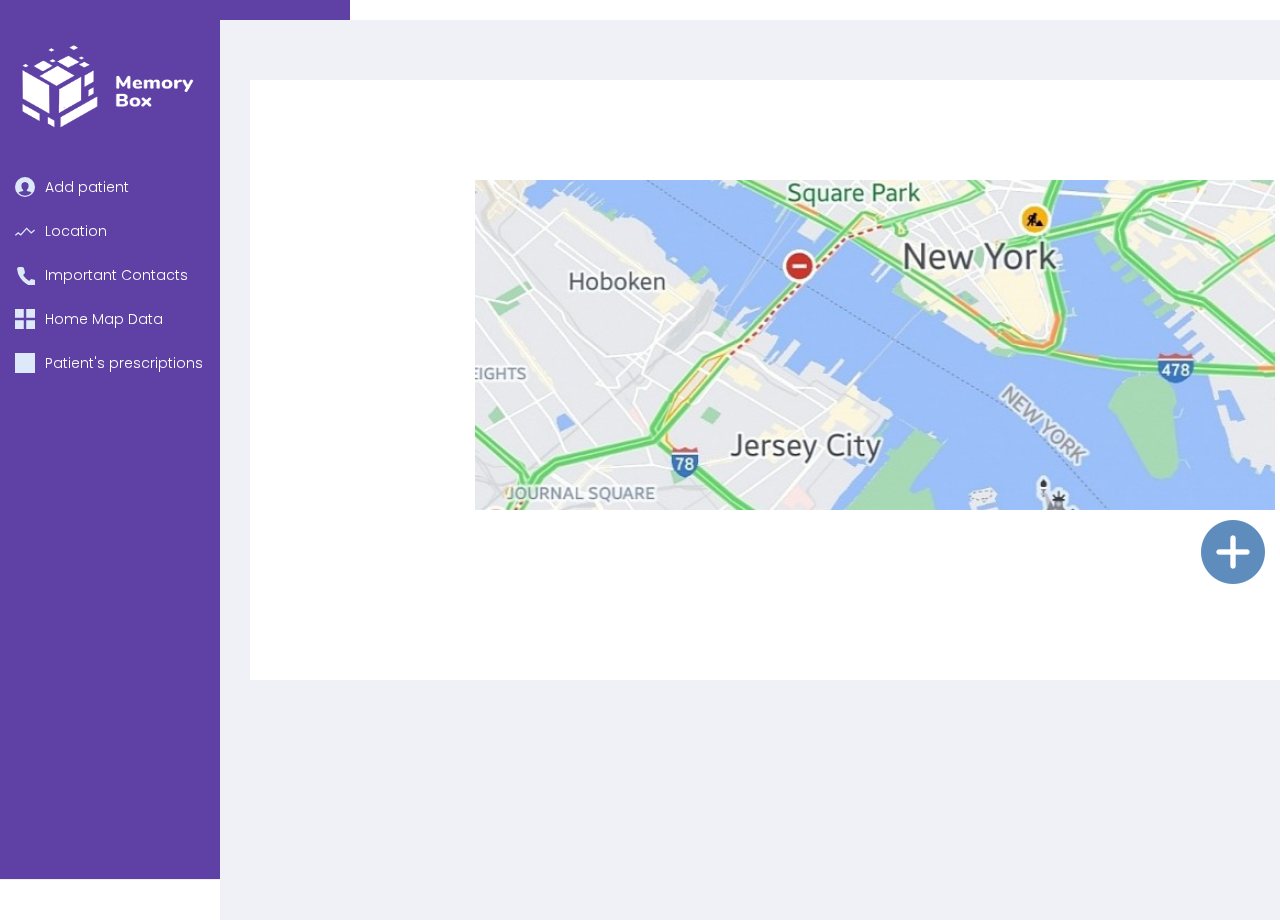
<file: templates/locations.html>
<!DOCTYPE html> 
<html lang="en">

<head>
  <meta charset="utf-8" />
  <link rel="apple-touch-icon" sizes="76x76" href="../assets/img/apple-icon.png">
  <link rel="icon" type="image/png" href="../assets/img/favicon.png">
  <meta http-equiv="X-UA-Compatible" content="IE=edge,chrome=1" />
  <script src="https://code.jquery.com/jquery-1.10.2.js"></script>
  <title>
    Locations
  </title>
  <meta content='width=device-width, initial-scale=1.0' name='viewport' />
  <link href="https://fonts.googleapis.com/css?family=Montserrat:400,700,200" rel="stylesheet" />
  <link rel="stylesheet" href="https://maxcdn.bootstrapcdn.com/bootstrap/3.4.1/css/bootstrap.min.css">

<!-- jQuery library -->
<script src="https://ajax.googleapis.com/ajax/libs/jquery/3.5.1/jquery.min.js"></script>

<!-- Latest compiled JavaScript -->
<script src="https://maxcdn.bootstrapcdn.com/bootstrap/3.4.1/js/bootstrap.min.js"></script>
  <link rel="stylesheet" href="https://use.fontawesome.com/releases/v5.7.1/css/all.css" integrity="sha384-fnmOCqbTlWIlj8LyTjo7mOUStjsKC4pOpQbqyi7RrhN7udi9RwhKkMHpvLbHG9Sr" crossorigin="anonymous">
  <!-- CSS Files -->
  <script src="/static/index.js"></script>
  <link href="/static/style.css" rel="stylesheet" />
</head>
<body>
 ] <svg style="display:none;">
  <symbol id="logo" viewBox="0 0 140 59">
    <g>
      <path d="M6.8 57c0 .4-.1.7-.2.9-.1.2-.3.4-.4.5-.1.1-.4.199-.5.3-.2 0-.3.1-.5.1-.1 0-.3 0-.5-.1-.2 0-.4-.101-.5-.3-.2 0-.4-.2-.5-.4-.1-.2-.2-.5-.2-.9V44.7h-2c-.3 0-.6-.101-.8-.2-.2-.1-.3-.2-.5-.4s-.2-.3-.2-.4v-.4c0-.1 0-.2.1-.399 0-.2.1-.301.2-.4.1-.1.3-.3.5-.4.1 0 .4-.1.7-.1h2.1v-3.5c0-1 .1-1.9.3-2.7C4.1 35 4.5 34.3 5 33.7c.5-.6 1.1-1.1 1.9-1.4.8-.3 1.7-.5 2.7-.5.9 0 1.5.101 1.8.4.3.3.5.6.5 1.1 0 .3-.1.601-.3.9-.2.3-.6.4-1.2.4h-.6c-.6 0-1.1.101-1.5.301-.4.199-.7.5-.9.8C7.2 36 7 36.5 7 37c-.1.5-.1 1-.1 1.6V42h2.7c.3 0 .6.1.8.2.2.1.3.2.5.399.1.101.2.301.2.401 0 .2.1.3.1.4 0 .1 0 .3-.1.399 0 .2-.1.3-.2.4-.1.1-.3.3-.5.399-.2.101-.5.2-.8.2H6.8V57z" />
      <path d="M30.4 50.2c0 1.3-.2 2.5-.7 3.5-.5 1.1-1.1 2-1.9 2.8-.8.8-1.8 1.4-2.8 1.8-1.1.4-2.3.601-3.5.601-1.3 0-2.4-.2-3.5-.601-1.1-.399-2-1-2.8-1.8-.8-.8-1.4-1.7-1.9-2.8-.5-1.101-.7-2.2-.7-3.5s.2-2.4.7-3.5c.5-1.101 1.1-2 1.9-2.7.8-.8 1.7-1.4 2.8-1.8 1.1-.4 2.3-.601 3.5-.601 1.3 0 2.4.2 3.5.601 1.1.399 2 1 2.8 1.8.8.8 1.4 1.7 1.9 2.7.5 1.1.7 2.3.7 3.5zm-3.4 0c0-.8-.1-1.5-.4-2.3-.2-.7-.6-1.4-1.1-1.9s-1-1-1.7-1.3c-.7-.3-1.5-.5-2.4-.5s-1.7.2-2.4.5-1.3.8-1.7 1.3c-.5.5-.8 1.2-1.1 1.9-.2.699-.4 1.5-.4 2.3s.1 1.5.4 2.3c.2.7.6 1.4 1.1 1.9.5.6 1 1 1.7 1.3s1.5.5 2.4.5 1.7-.2 2.4-.5 1.3-.8 1.7-1.3c.5-.601.8-1.2 1.1-1.9.3-.7.4-1.5.4-2.3z" />
      <path d="M38.1 44.8h.1c.4-.899 1-1.7 1.9-2.3s1.8-.9 2.9-.9c.5 0 1 .101 1.3.301.4.199.6.6.6 1.1 0 .6-.2 1-.6 1.2-.4.2-.8.3-1.4.3h-.2c-1.3 0-2.4.5-3.2 1.4-.8.899-1.3 2.3-1.3 4.1v7c0 .4-.1.7-.2.9-.1.199-.3.399-.4.5-.2.1-.4.199-.5.3-.2 0-.3.1-.5.1-.1 0-.3 0-.5-.1-.2 0-.4-.101-.5-.3-.1-.2-.3-.301-.4-.5C35 57.7 35 57.4 35 57V43.5c0-.4.1-.7.2-.9.1-.199.3-.399.4-.5.2-.1.3-.199.5-.199s.3-.101.5-.101c.1 0 .3 0 .4.101.2 0 .3.1.5.199.2.101.3.301.4.5.1.2.2.5.2.9v1.3z" />
      <path d="M49.2 51.3c0 .7.2 1.4.5 2 .3.601.7 1.2 1.2 1.601.5.5 1.1.8 1.7 1.1s1.3.4 2 .4c1 0 1.8-.2 2.5-.5.7-.4 1.2-.801 1.8-1.2.2-.2.4-.3.6-.4.2-.301.3-.301.5-.301.4 0 .7.1 1 .4.3.199.4.6.4 1 0 .1 0 .3-.1.5s-.2.4-.4.7c-1.6 1.7-3.7 2.5-6.3 2.5-1.3 0-2.4-.199-3.5-.6s-2-1-2.8-1.8c-.8-.8-1.4-1.7-1.8-2.7-.4-1.1-.7-2.3-.7-3.6 0-1.301.2-2.5.6-3.5.4-1.101 1-2 1.8-2.801.8-.8 1.7-1.399 2.7-1.8 1-.399 2.2-.6 3.4-.6 2.1 0 3.8.6 5.2 1.8s2.3 2.9 2.6 5.2c0 .3.1.5.1.6v.5c0 1.101-.6 1.7-1.7 1.7H49.2V51.3zm9.9-2.5c0-.7-.1-1.3-.3-1.8-.2-.6-.5-1.1-.9-1.5s-.9-.7-1.4-1c-.6-.2-1.2-.4-2-.4-.7 0-1.4.101-2 .4-.6.2-1.2.6-1.6 1-.5.4-.8.9-1.1 1.5-.3.6-.5 1.2-.5 1.8h9.8z" />
      <path d="M77.9 55.1c.399-.3.8-.5 1.199-.5.4 0 .7.101 1 .4.2.3.4.6.4.9 0 .199 0 .5-.1.699a1.856 1.856 0 01-.599.701c-.7.5-1.399.9-2.3 1.2s-1.8.4-2.7.4c-1.3 0-2.5-.2-3.5-.601-1.1-.399-2-1-2.8-1.8s-1.4-1.7-1.8-2.7c-.4-1.1-.7-2.3-.7-3.6s.2-2.5.7-3.601c.4-1.1 1.1-2 1.8-2.8.8-.8 1.7-1.399 2.8-1.8 1.101-.4 2.2-.6 3.5-.6.9 0 1.7.1 2.601.399C78.2 42 79 42.4 79.6 43l.7.7c.101.2.2.5.2.7 0 .399-.1.8-.4 1-.3.3-.6.399-1 .399-.199 0-.399 0-.5-.1-.2-.099-.4-.199-.7-.499-.301-.3-.7-.5-1.2-.7s-1-.3-1.7-.3c-.9 0-1.6.2-2.3.5s-1.2.8-1.7 1.3-.8 1.2-1.1 1.9c-.2.699-.4 1.5-.4 2.3s.1 1.5.3 2.2c.2.699.6 1.3 1 1.899.5.5 1 1 1.7 1.3.7.301 1.4.5 2.3.5.7 0 1.3-.1 1.8-.3.4-.099.9-.299 1.3-.699z" />
      <path d="M94.6 56.2h-.1c-.6.899-1.4 1.6-2.3 2.1-.9.5-2 .7-3.3.7-.7 0-1.301-.1-2-.3-.7-.2-1.4-.5-1.9-.9-.6-.399-1.1-.899-1.4-1.6-.4-.7-.6-1.5-.6-2.4 0-1.3.3-2.2 1-3 .7-.7 1.6-1.3 2.7-1.7 1.1-.399 2.3-.6 3.7-.699 1.399-.101 2.8-.2 4.199-.2v-.5c0-1.2-.399-2.101-1.1-2.7s-1.7-.9-3-.9c-.7 0-1.4.101-2 .301-.6.199-1.3.5-1.9 1-.3.199-.699.3-1 .3-.3 0-.6-.101-.899-.4-.2-.2-.4-.6-.4-.899 0-.2.101-.5.2-.7s.3-.4.6-.601c.7-.5 1.601-1 2.5-1.3 1-.3 2-.5 3.2-.5s2.2.2 3.101.5c.899.3 1.6.8 2.199 1.4.601.6 1 1.3 1.301 2.1.3.8.399 1.601.399 2.5V56.9c0 .3-.1.6-.2.899-.1.201-.2.401-.4.501-.2.101-.3.2-.5.2s-.3.1-.4.1c-.1 0-.3 0-.399-.1-.2 0-.301-.1-.5-.2-.201-.1-.301-.3-.401-.5s-.2-.5-.2-.899v-.7h-.2zm-.9-5.5c-.8 0-1.7 0-2.5.1-.9.101-1.7.2-2.4.4s-1.3.5-1.8.9-.7 1-.7 1.7c0 .5.101.9.3 1.2.2.3.5.6.801.8.3.2.699.4 1.1.4.4.1.8.1 1.2.1 1.5 0 2.7-.5 3.5-1.399.8-.9 1.2-2.101 1.2-3.5v-.9h-.7v.199z" />
      <path d="M111.4 45.4c-.5-.5-1-.801-1.5-1-.5-.2-1.101-.301-1.601-.301-.399 0-.7 0-1.1.101-.4.1-.7.2-1 .399-.3.2-.5.4-.7.7s-.3.601-.3 1c0 .7.3 1.2.899 1.601.601.3 1.601.6 2.801.899.8.2 1.5.4 2.199.7.7.3 1.301.6 1.801 1s.899.8 1.199 1.4c.301.5.4 1.199.4 1.899 0 1-.2 1.8-.6 2.5-.4.7-.9 1.2-1.5 1.7-.601.4-1.301.7-2.101.9-.8.199-1.6.3-2.399.3-1 0-2-.2-2.9-.5-1-.3-1.8-.8-2.5-1.4-.3-.3-.5-.5-.6-.7-.098-.198-.098-.398-.098-.598 0-.4.101-.8.4-1 .3-.3.6-.4 1-.4.399 0 .8.2 1.2.5.5.5 1.1.801 1.699 1.101.601.3 1.2.399 1.9.399.4 0 .8 0 1.2-.1.399-.1.7-.2 1-.4.3-.199.6-.399.8-.699.2-.301.3-.7.3-1.2 0-.8-.399-1.3-1.1-1.7s-1.8-.7-3.2-1c-.6-.1-1.1-.3-1.7-.5-.6-.2-1.1-.5-1.6-.8s-.8-.8-1.101-1.3c-.3-.5-.399-1.2-.399-2 0-.9.2-1.601.5-2.301.401-.6.801-1.2 1.401-1.6.601-.4 1.2-.7 2-.9.7-.199 1.5-.3 2.301-.3.899 0 1.699.101 2.6.4.8.3 1.6.7 2.2 1.2.3.3.5.5.6.699.101.2.101.4.101.601 0 .399-.101.7-.4 1s-.6.399-1 .399c-.402-.199-.802-.399-1.102-.699z" />
      <path d="M126 58.4c-.6.3-1.3.399-2.1.399-1.601 0-2.801-.399-3.601-1.3s-1.2-2.2-1.2-3.9v-9H117.2c-.3 0-.601 0-.8-.1-.2-.1-.4-.2-.5-.3-.101-.101-.2-.3-.2-.4 0-.2-.101-.3-.101-.399 0-.101 0-.2.101-.4 0-.2.1-.3.2-.4.1-.1.3-.3.5-.399.199-.101.5-.2.8-.2h1.899v-3.2c0-.399.101-.7.2-.899.101-.2.3-.4.4-.601.2-.1.399-.2.5-.3.2 0 .3-.1.5-.1.1 0 .3 0 .5.1.2 0 .3.1.5.3.2.101.3.3.399.601.101.199.2.6.2.899V42h3.2c.3 0 .6.1.8.2.2.1.3.2.5.399.102.101.202.301.202.401 0 .2.1.3.1.4 0 .1 0 .3-.1.399 0 .2-.1.3-.2.4-.1.1-.3.3-.5.3-.2.1-.5.1-.8.1h-3.2V53.2c0 1 .2 1.7.5 2.1.4.4.8.601 1.4.601.2 0 .5 0 .7-.101.199-.1.399-.1.6-.1.4 0 .7.1.9.399.199.301.3.601.3.9s-.101.5-.2.7c0 .401-.2.601-.5.701z" />
      <path d="M133.2 44.8h.1c.4-.899 1-1.7 1.9-2.3.899-.6 1.8-.9 2.899-.9.5 0 1 .101 1.301.301.4.199.6.599.6 1.099 0 .6-.2 1-.6 1.2-.4.2-.801.3-1.4.3h-.2c-1.3 0-2.399.5-3.2 1.4-.8.899-1.3 2.3-1.3 4.1v7c0 .4-.1.7-.2.9-.1.199-.3.399-.399.5-.101.1-.4.199-.5.3-.2 0-.3.1-.5.1-.101 0-.3 0-.5-.1-.2 0-.4-.101-.5-.3-.2-.101-.3-.301-.4-.5-.1-.2-.2-.5-.2-.9V43.5c0-.4.101-.7.2-.9.101-.199.3-.399.4-.5.2-.1.3-.199.5-.199s.3-.101.5-.101c.1 0 .3 0 .399.101.2 0 .301.1.5.199.2.101.301.301.4.5.1.2.2.5.2.9v1.3z" />
    </g>
    <g>
      <g>
        <path fill="#08A6DF" d="M70 32.9c-9.1 0-16.5-7.4-16.5-16.5 0-4.8 2.1-9.3 5.7-12.4.5-.4 1.2-.4 1.6.1.4.5.4 1.2-.1 1.6-3.1 2.7-4.9 6.6-4.9 10.7 0 7.8 6.4 14.2 14.2 14.2s14.2-6.4 14.2-14.2c0-7.8-6.4-14.1-14.2-14.1-1.9 0-3.7.4-5.4 1.1-.6.2-1.3 0-1.5-.6-.2-.6 0-1.3.6-1.5C65.7.4 67.8 0 70 0c9.1 0 16.5 7.4 16.5 16.5S79.1 32.9 70 32.9z" />
      </g>
      <g>
        <path fill="#7C2A8A" d="M70 28.4c-6.6 0-11.9-5.4-11.9-11.9 0-6.6 5.4-11.9 11.9-11.9 5 0 9.5 3.2 11.2 7.9.5 1.3.7 2.6.7 4 0 .6-.5 1.1-1.101 1.1-.6 0-1.1-.5-1.1-1.1 0-1.1-.2-2.2-.601-3.3-1.399-3.8-5-6.4-9.1-6.4-5.3 0-9.6 4.3-9.6 9.6s4.3 9.6 9.6 9.6c.6 0 1.1.5 1.1 1.1.002.8-.498 1.3-1.098 1.3z" />
      </g>
      <g>
        <path fill="#EC1848" d="M70 23.9c-4.1 0-7.4-3.3-7.4-7.4s3.3-7.4 7.4-7.4c.6 0 1.1.5 1.1 1.1 0 .6-.5 1.1-1.1 1.1-2.8 0-5.1 2.3-5.1 5.1s2.3 5.1 5.1 5.1 5.1-2.3 5.1-5.1c0-.6.5-1.1 1.101-1.1.6 0 1.1.5 1.1 1.1.099 4.2-3.201 7.5-7.301 7.5z" />
      </g>
    </g>
  </symbol>
  
  <symbol id="list" viewBox="0 0 16 16">
    <g >
      <g id="Rounded" transform="translate(-612.000000, -2106.000000)">
          <g id="Editor" transform="translate(100.000000, 1960.000000)">
              <g id="-Round-/-Editor-/-format_list_bulleted" transform="translate(510.000000, 142.000000)">
                  <g>
                      <polygon id="Path" points="0 0 24 0 24 24 0 24"></polygon>
                      <path id="Icons" stroke="none" stroke-width="1" fill="none" fill-rule="evenodd" d="M4,10.5 C3.17,10.5 2.5,11.17 2.5,12 C2.5,12.83 3.17,13.5 4,13.5 C4.83,13.5 5.5,12.83 5.5,12 C5.5,11.17 4.83,10.5 4,10.5 Z M4,4.5 C3.17,4.5 2.5,5.17 2.5,6 C2.5,6.83 3.17,7.5 4,7.5 C4.83,7.5 5.5,6.83 5.5,6 C5.5,5.17 4.83,4.5 4,4.5 Z M4,16.5 C3.17,16.5 2.5,17.18 2.5,18 C2.5,18.82 3.18,19.5 4,19.5 C4.82,19.5 5.5,18.82 5.5,18 C5.5,17.18 4.83,16.5 4,16.5 Z M8,19 L20,19 C20.55,19 21,18.55 21,18 C21,17.45 20.55,17 20,17 L8,17 C7.45,17 7,17.45 7,18 C7,18.55 7.45,19 8,19 Z M8,13 L20,13 C20.55,13 21,12.55 21,12 C21,11.45 20.55,11 20,11 L8,11 C7.45,11 7,11.45 7,12 C7,12.55 7.45,13 8,13 Z M7,6 C7,6.55 7.45,7 8,7 L20,7 C20.55,7 21,6.55 21,6 C21,5.45 20.55,5 20,5 L8,5 C7.45,5 7,5.45 7,6 Z" id="🔹-Icon-Color" fill="#1D1D1D"></path>
                  </g>
              </g>
          </g>
      </g>
  </g>
  </symbol>
  <symbol id="contact" viewBox="0 0 20 20">
    <path d="M22 16.92v3a2 2 0 0 1-2.18 2 19.79 19.79 0 0 1-8.63-3.07 19.5 19.5 0 0 1-6-6 19.79 19.79 0 0 1-3.07-8.67A2 2 0 0 1 4.11 2h3a2 2 0 0 1 2 1.72 12.84 12.84 0 0 0 .7 2.81 2 2 0 0 1-.45 2.11L8.09 9.91a16 16 0 0 0 6 6l1.27-1.27a2 2 0 0 1 2.11-.45 12.84 12.84 0 0 0 2.81.7A2 2 0 0 1 22 16.92z"></path>
  </symbol>
  <symbol id="down" viewBox="0 0 16 16">
    <polygon points="3.81 4.38 8 8.57 12.19 4.38 13.71 5.91 8 11.62 2.29 5.91 3.81 4.38" />
  </symbol>
  <symbol id="users" viewBox="0 0 16 16">
    <path d="M8,0a8,8,0,1,0,8,8A8,8,0,0,0,8,0ZM8,15a7,7,0,0,1-5.19-2.32,2.71,2.71,0,0,1,1.7-1,13.11,13.11,0,0,0,1.29-.28,2.32,2.32,0,0,0,.94-.34,1.17,1.17,0,0,0-.27-.7h0A3.61,3.61,0,0,1,5.15,7.49,3.18,3.18,0,0,1,8,4.07a3.18,3.18,0,0,1,2.86,3.42,3.6,3.6,0,0,1-1.32,2.88h0a1.13,1.13,0,0,0-.27.69,2.68,2.68,0,0,0,.93.31,10.81,10.81,0,0,0,1.28.23,2.63,2.63,0,0,1,1.78,1A7,7,0,0,1,8,15Z" />
  </symbol>
  <symbol id="collection" viewBox="0 0 16 16">
    <rect width="7" height="7" />
    <rect y="9" width="7" height="7" />
    <rect x="9" width="7" height="7" />
    <rect x="9" y="9" width="7" height="7" />
  </symbol>
  <symbol id="charts" viewBox="0 0 16 16">
    <polygon points="0.64 7.38 -0.02 6.63 2.55 4.38 4.57 5.93 9.25 0.78 12.97 4.37 15.37 2.31 16.02 3.07 12.94 5.72 9.29 2.21 4.69 7.29 2.59 5.67 0.64 7.38" />
    <rect y="9" width="2" height="7" />
    <rect x="12" y="8" width="2" height="8" />
    <rect x="8" y="6" width="2" height="10" />
    <rect x="4" y="11" width="2" height="5" />
  </symbol>
  <symbol id="comments" viewBox="0 0 16 16">
    <path d="M0,16.13V2H15V13H5.24ZM1,3V14.37L5,12h9V3Z" />
    <rect x="3" y="5" width="9" height="1" />
    <rect x="3" y="7" width="7" height="1" />
    <rect x="3" y="9" width="5" height="1" />
  </symbol>
  <symbol id="pages" viewBox="0 0 16 16">
    <rect x="4" width="12" height="12" transform="translate(20 12) rotate(-180)" />
    <polygon points="2 14 2 2 0 2 0 14 0 16 2 16 14 16 14 14 2 14" />
  </symbol>
  <symbol id="appearance" viewBox="0 0 16 16">
    <path d="M3,0V7A2,2,0,0,0,5,9H6v5a2,2,0,0,0,4,0V9h1a2,2,0,0,0,2-2V0Zm9,7a1,1,0,0,1-1,1H9v6a1,1,0,0,1-2,0V8H5A1,1,0,0,1,4,7V6h8ZM4,5V1H6V4H7V1H9V4h1V1h2V5Z" />
  </symbol>
  <symbol id="trends" viewBox="0 0 16 16">
    <polygon points="0.64 11.85 -0.02 11.1 2.55 8.85 4.57 10.4 9.25 5.25 12.97 8.84 15.37 6.79 16.02 7.54 12.94 10.2 9.29 6.68 4.69 11.76 2.59 10.14 0.64 11.85" />
  </symbol>
  <symbol id="settings" viewBox="0 0 16 16">
    <rect x="9.78" y="5.34" width="1" height="7.97" />
    <polygon points="7.79 6.07 10.28 1.75 12.77 6.07 7.79 6.07" />
    <rect x="4.16" y="1.75" width="1" height="7.97" />
    <polygon points="7.15 8.99 4.66 13.31 2.16 8.99 7.15 8.99" />
    <rect x="1.28" width="1" height="4.97" />
    <polygon points="3.28 4.53 1.78 7.13 0.28 4.53 3.28 4.53" />
    <rect x="12.84" y="11.03" width="1" height="4.97" />
    <polygon points="11.85 11.47 13.34 8.88 14.84 11.47 11.85 11.47" />
  </symbol>
  <symbol id="options" viewBox="0 0 16 16">
    <path d="M8,11a3,3,0,1,1,3-3A3,3,0,0,1,8,11ZM8,6a2,2,0,1,0,2,2A2,2,0,0,0,8,6Z" />
    <path d="M8.5,16h-1A1.5,1.5,0,0,1,6,14.5v-.85a5.91,5.91,0,0,1-.58-.24l-.6.6A1.54,1.54,0,0,1,2.7,14L2,13.3a1.5,1.5,0,0,1,0-2.12l.6-.6A5.91,5.91,0,0,1,2.35,10H1.5A1.5,1.5,0,0,1,0,8.5v-1A1.5,1.5,0,0,1,1.5,6h.85a5.91,5.91,0,0,1,.24-.58L2,4.82A1.5,1.5,0,0,1,2,2.7L2.7,2A1.54,1.54,0,0,1,4.82,2l.6.6A5.91,5.91,0,0,1,6,2.35V1.5A1.5,1.5,0,0,1,7.5,0h1A1.5,1.5,0,0,1,10,1.5v.85a5.91,5.91,0,0,1,.58.24l.6-.6A1.54,1.54,0,0,1,13.3,2L14,2.7a1.5,1.5,0,0,1,0,2.12l-.6.6a5.91,5.91,0,0,1,.24.58h.85A1.5,1.5,0,0,1,16,7.5v1A1.5,1.5,0,0,1,14.5,10h-.85a5.91,5.91,0,0,1-.24.58l.6.6a1.5,1.5,0,0,1,0,2.12L13.3,14a1.54,1.54,0,0,1-2.12,0l-.6-.6a5.91,5.91,0,0,1-.58.24v.85A1.5,1.5,0,0,1,8.5,16ZM5.23,12.18l.33.18a4.94,4.94,0,0,0,1.07.44l.36.1V14.5a.5.5,0,0,0,.5.5h1a.5.5,0,0,0,.5-.5V12.91l.36-.1a4.94,4.94,0,0,0,1.07-.44l.33-.18,1.12,1.12a.51.51,0,0,0,.71,0l.71-.71a.5.5,0,0,0,0-.71l-1.12-1.12.18-.33a4.94,4.94,0,0,0,.44-1.07l.1-.36H14.5a.5.5,0,0,0,.5-.5v-1a.5.5,0,0,0-.5-.5H12.91l-.1-.36a4.94,4.94,0,0,0-.44-1.07l-.18-.33L13.3,4.11a.5.5,0,0,0,0-.71L12.6,2.7a.51.51,0,0,0-.71,0L10.77,3.82l-.33-.18a4.94,4.94,0,0,0-1.07-.44L9,3.09V1.5A.5.5,0,0,0,8.5,1h-1a.5.5,0,0,0-.5.5V3.09l-.36.1a4.94,4.94,0,0,0-1.07.44l-.33.18L4.11,2.7a.51.51,0,0,0-.71,0L2.7,3.4a.5.5,0,0,0,0,.71L3.82,5.23l-.18.33a4.94,4.94,0,0,0-.44,1.07L3.09,7H1.5a.5.5,0,0,0-.5.5v1a.5.5,0,0,0,.5.5H3.09l.1.36a4.94,4.94,0,0,0,.44,1.07l.18.33L2.7,11.89a.5.5,0,0,0,0,.71l.71.71a.51.51,0,0,0,.71,0Z" />
  </symbol>
  <symbol id="collapse" viewBox="0 0 16 16">
    <polygon points="11.62 3.81 7.43 8 11.62 12.19 10.09 13.71 4.38 8 10.09 2.29 11.62 3.81" />
  </symbol>
  <symbol id="search" viewBox="0 0 16 16">
    <path d="M6.57,1A5.57,5.57,0,1,1,1,6.57,5.57,5.57,0,0,1,6.57,1m0-1a6.57,6.57,0,1,0,6.57,6.57A6.57,6.57,0,0,0,6.57,0Z" />
    <rect x="11.84" y="9.87" width="2" height="5.93" transform="translate(-5.32 12.84) rotate(-45)" />
  </symbol>
</svg>
<header class="page-header">
  <nav>
    <a href="/home" aria-label="forecastr logo" class="logo">
      <img src="\static\logo.png" width="180" height="90">
    </a>
    <button class="toggle-mob-menu" aria-expanded="false" aria-label="open menu">
      <svg width="20" height="20" aria-hidden="true">
        <use xlink:href="#down"></use>
      </svg>
    </button>
    <ul class="admin-menu">
      
      <li>
        <a href="/index" method="POST">
          <svg>
            <use xlink:href="#users"></use>
          </svg>
          <span>Add patient</span>
        </a>
      </li>
      <li>
        <a href="/locations" method="POST">
          <svg>
            <use xlink:href="#trends"></use>
          </svg>
          <span>Location</span>
        </a>
      </li>
      <li>
        <a href="/contact" method="POST">
          <svg>
            <use xlink:href="#contact"></use>
          </svg>
          <span>Important Contacts</span>
        </a>
      </li>
      <li>
        <a href="/homemap" method="POST">
          <svg>
            <use xlink:href="#collection"></use>
          </svg>
          <span>Home Map Data</span>
        </a>
      </li>
      <li>
        <a href="/prescription" method="POST">
          <svg>
            <use xlink:href="#list"></use>
          </svg>
          <span>Patient's prescriptions</span>
        </a>
      </li>
    
      <li>
        
        
      </li>
    </ul>
  </nav>
</header>
  <section class="page-content">
    <section class="search-and-user">
     
     
    </section>
    <section class="grid">
      <div class="sm-box sm-box--2">
        <div class="container">
          <div class="row ">
            <div class="col"></div>
            <div class=" add_pt col-sm align-self-end">  
            <img src="/static/map.jpg" width="100%">
            <a href="/addlocation" method="POST"> <img src="/static/add.png" alt="add location" ></a>
            </div>
          </div>
      </div>
      
    </section>
    
  

</body>
</html>
</file>
<file: static/style.css>
@import url('https://fonts.googleapis.com/css2?family=Poppins:wght@300;800&display=swap');

 body,html{
  padding:0;
  margin:0;
  height:100%;
  width: 100%;
} 



:root {
  --page-header-bgColor: #242e42;
  --page-header-bgColor-hover: #1d2636;
  --page-header-txtColor: #dde9f8;
  --page-header-headingColor: #7889a4;
  --page-header-width: 220px;
  --page-content-bgColor: #f0f1f6;
  --page-content-txtColor: #171616;
  --page-content-blockColor: #fff;
  --white: #fff;
  --black: #333;
  --blue: #00b9eb;
  --red: #ec1848;
  --border-radius: 4px;
  --box-shadow: 0 0 10px -2px rgba(0, 0, 0, 0.075);
  --switch-bgLightModeColor: #87cefa;
  --switch-sunColor: gold;
  --switch-moonColor: #f4f4f4;
  --switch-bgDarkModeColor: #1f1f27;
}
 
* {
  padding: 0;
  margin: 0;
  box-sizing: border-box;
} 

ul {
  list-style: none;
}

a,
button {
  color: inherit;
}

a {
  text-decoration: none;
}

button {
  background: none;
  cursor: pointer;
}



[type="checkbox"] {
  position: absolute;
  left: -9999px;
}

label {
  cursor: pointer;
}

button,
input {
  border: none;
}

svg {
  display: block;
}

/* HEADER STYLES
–––––––––––––––––––––––––––––––––––––––––––––––––– */
.page-header {
  position: fixed;
  top: 0;
  left: 0;
  right: 0;
  bottom: 0;
  margin-top:0;
  overflow: auto;
  padding-top: 40px;
  width: 350px;
  color: white;
  background: #5F41A5;
  font-family: "Poppins",sans-serif;
  font-weight: 300;
  font-size: 24px;
}


.page-header nav {
  position: fixed;
  
}
.page-header nav {
  display: flex;
  flex-direction: column;
  min-height: 100%;
}

.page-header .logo {
  display: block;
  margin: 0 15px;
}

.page-header .logo svg {
  max-width: 120px;
  fill: var(--white);
}

.page-header .toggle-mob-menu {
  display: none;
  margin-left: 5px;
  padding: 4px;
  background: var(--page-content-blockColor);
  border-radius: var(--border-radius);
}

.page-header .toggle-mob-menu svg {
  fill: var(--black);
  transition: transform 0.2s;
}

.page-header .admin-menu {
  display: flex;
  flex-direction: column;
  flex-grow: 1;
  margin-top: 35px;
}

.page-header .admin-menu li:nth-last-child(2) {
  margin-bottom: 35px;
}

.page-header .admin-menu li:last-child {
  margin-top: auto;
  margin-bottom: 20px;
}

.page-header .admin-menu li > * {
  width: 100%;
  padding: 12px 15px;
}

.page-header .admin-menu .switcher {
  display: inline-block;
  width: auto;
}

.page-header .admin-menu .menu-heading h3 {
  text-transform: uppercase;
  letter-spacing: 0.15em;
  font-size: 12px;
  margin-top: 12px;
  color: var(--page-header-headingColor);
}

.page-header .admin-menu svg {
  width: 20px;
  height: 20px;
  fill: var(--page-header-txtColor);
  margin-right: 10px;
}

.page-header .admin-menu a,
.page-header .admin-menu button {
  display: flex;
  align-items: center;
  text-decoration: none;
  font-size: 0.9rem;
}

.page-header .admin-menu a:hover,
.page-header .admin-menu a:focus,
.page-header .admin-menu button:hover,
.page-header .admin-menu button:focus {
  background: white;
  color: #5F41A5;
  outline: none;
}

.page-header .admin-menu a:hover svg,
.page-header .admin-menu a:focus svg,
.page-header .admin-menu button:hover svg,
.page-header .admin-menu button:focus svg {
  fill: #5F41A5;
}


/* PAGE CONTENT STYLES
–––––––––––––––––––––––––––––––––––––––––––––––––– */
.page-content {
  position: relative;
  left: var(--page-header-width);
  width: calc(100% - var(--page-header-width));
  min-height: 100vh;
  padding: 30px;
  color: var(--page-content-txtColor);
  background: var(--page-content-bgColor);
}

.search-and-user {
  display: grid;
  grid-template-columns: 1fr auto;
  grid-column-gap: 50px;
  align-items: center;
  background: var(--page-content-bgColor);
  margin-bottom: 30px;
}

.search-and-user form {
  position: relative;
}

.search-and-user [type="search"] {
  width: 100%;
  height: 50px;
  font-size: 16px;
  padding-left: 15px;
  background: var(--page-content-blockColor);
  color: var(--white);
  border-radius: var(--border-radius);
  box-shadow: var(--box-shadow);
}

.search-and-user ::placeholder {
  color: var(--page-content-txtColor);

}

.search-and-user form svg {
  width: 26px;
  height: 26px;
  fill: var(--page-content-txtColor);
}

.search-and-user form button {
  position: absolute;
  top: 50%;
  right: 15px;
  transform: translateY(-50%);
}

.search-and-user .admin-profile {
  display: flex;
  align-items: center;
}

.search-and-user .admin-profile .greeting {
  margin: 0 10px 0 20px;
}

.search-and-user .admin-profile svg {
  width: 30px;
  height: 30px;
}

.search-and-user .admin-profile .notifications {
  position: relative;
}

.search-and-user .admin-profile .badge {
  display: flex;
  align-items: center;
  justify-content: center;
  position: absolute;
  top: -10px;
  right: -3px;
  width: 18px;
  height: 18px;
  border-radius: 50%;
  font-size: 10px;
  color: var(--white);
  background: var(--red);
}

.page-content .grid {
  display: grid;
  grid-template-columns: repeat(2, 1fr);
  grid-gap: 20px;
  
}

.page-content .grid > article {
  display: flex;
  height: 200px;
  width:1250px;
  background: var(--page-content-blockColor);
  border-radius: var(--border-radius);
  box-shadow: var(--box-shadow);
}

.page-content .grid > article:first-child,
.page-content .grid > article:last-child {
  grid-column: 1 / -1;
}

li span{
  font-size: 14px;
}
.addloc{
  top:80%;
  float: right;
}
.sm-box--1 {
background-color:white;
min-height:400px;
width: 1250px;
padding:50px;
}
.sm-box--2 {

background-color:white;
min-height:600px;
width: 1250px;
padding:50px;
}
.sm-box--3 {
background-color:white;
min-height:200px;
width: 500px;
padding:50px;
}
.sm-box--4 {

background-color:white;
min-height:150px;
width: 1250px;
padding:50px;
}

#imageUpload{
  padding:10px;
}

.patient_head{
  font-size: 28px;
  margin: 10px;
  font-weight:800;
  font-family: "Poppins",sans-serif;
  color:#171616;
}

.null_pt{
  margin: 10px;
  font-family: "Poppins",sans-serif;
  font-size: 16px;
  font-weight: 300;
}

.col-sm a{
  float: right;
  top:0px;
  margin: 10px;
}


.content form .user-details{
  display: flex;
  flex-wrap: wrap;
  justify-content: space-between;
  margin: 20px 0 12px 0;
}
form .user-details .input-box{
  margin-bottom: 15px;
  width: calc(100% / 2 - 20px);
}
form .user-details .input-box{
  margin-bottom: 15px;
  width: calc(100% / 2 - 20px);
}
form .input-box span.details{
  display: block;
  font-weight: 700;
  margin-bottom: 5px;
}
.user-details .input-box input{
  height: 45px;
  width: 100%;
  outline: none;
  font-size: 16px;
  border-radius: 5px;
  padding-left: 15px;
  border: 1px solid #ccc;
  border-bottom-width: 2px;
  transition: all 0.3s ease;
}
.user-details .input-box .pt_ht{
  height: 150px;
  width: 100%;
  outline: none;
  font-size: 16px;
  border-radius: 5px;
  padding-left: 15px;
  border: 1px solid #ccc;
  border-bottom-width: 2px;
  transition: all 0.3s ease;
}
.user-details .input-box input:focus,
.user-details .input-box input:valid{
  border-color: #9b59b6;
}
 form .gender-details .gender-title{
  font-size: 20px;
  font-weight: 500;
 }
 form .category{
   display: flex;
   width: 100%;
   margin: 14px 0px; ;
   justify-content: initial;
 }
 form .category label{
   display: flex;
   align-items: center;
   cursor: pointer;
   
 }
 form .category label .dot{
  height: 18px;
  width: 18px;
  border-radius: 50%;
  margin-right: 10px;
  margin-left: 10px;
  background: #d9d9d9;
  border: 5px solid transparent;
  transition: all 0.3s ease;
}
 #dot-1:checked ~ .category label .one,
 #dot-2:checked ~ .category label .two,
 #dot-3:checked ~ .category label .three{
   background: #9b59b6;
   border-color: #d9d9d9;
 }
 form input[type="radio"]{
   display: none;
 }
 form .button{
   height: 45px;
   margin: 35px 0
 }
 form .button input{
   height: 100%;
   width: 100%;
   border-radius: 5px;
   border: none;
   color: #fff;
   font-size: 18px;
   font-weight: 500;
   letter-spacing: 1px;
   cursor: pointer;
   transition: all 0.3s ease;
   background: linear-gradient(135deg, #71b7e6, #9b59b6);
 }
 form .button input:hover{
  /* transform: scale(0.99); */
  background: linear-gradient(-135deg, #71b7e6, #9b59b6);
  }
  @media(max-width: 584px){
 .container{
  max-width: 100%;
} 


form .user-details .input-box{
    margin-bottom: 15px;
    width: 100%;
  }
  form .category{
    width: 100%;
  }
  .content form .user-details{
    max-height: 300px;
    overflow-y: scroll;
  }
  .user-details::-webkit-scrollbar{
    width: 5px;
  }
  }
  
  /* Main container styling */
.container {
  max-width: 800px;
  margin-top: 50px;
}

/* Page title styling */
.page-title {
  text-align: center;
  font-size: 32px;
  font-weight: 700;
  margin-bottom: 30px;
  color: #343a40;
}

/* Routine form styling */
.routine-form {
  background-color: #f9f9f9;
  padding: 30px;
  border-radius: 8px;
  box-shadow: 0px 4px 6px rgba(0, 0, 0, 0.1);
}

/* Form elements */
.form-group {
  margin-bottom: 20px;
}

/* Labels for form fields */
.form-group label {
  font-weight: bold;
  color: #555;
}

/* Input fields styling */
.form-control {
  border-radius: 4px;
  padding: 10px;
  font-size: 16px;
  border: 1px solid #ccc;
}

/* Button styling */
.btn-primary {
  background-color: #007bff;
  border: 1px solid #007bff;
  padding: 10px 20px;
  font-size: 16px;
  font-weight: 600;
  width: 100%;
}

/* Button hover effect */
.btn-primary:hover {
  background-color: #0056b3;
  border-color: #0056b3;
}

/* MQ RULES
–––––––––––––––––––––––––––––––––––––––––––––––––– */
@media screen and (max-width: 768px) {
  .page-header,
  .page-content {
    position: static;
    width: 100%;
  }

  @media only screen and (max-width: 768px) {
    [class*="sm-box sm-box--1"] {
      width: 100%;
    }
    [class*="sm-box sm-box--2"] {
      width: 100%;
    }
    [class*="sm-box sm-box--3"] {
      width: 100%;
    }
    
  }
  
  .page-header {
    padding: 10px;
  }

  .page-header nav {
    flex-direction: row;
  }

  .page-header .logo {
    margin: 0;
  }

  .page-header .logo svg {
    width: 83px;
    height: 35px;
  }

  .page-header .toggle-mob-menu {
    display: block;
  }

  .page-header .admin-menu {
    position: absolute;
    left: 98px;
    top: 57px;
    margin-top: 0;
    z-index: 2;
    border-radius: var(--border-radius);
    background: var(--page-header-bgColor);
    visibility: hidden;
    opacity: 0;
    transform: scale(0.95);
    transition: all 0.2s;
  }

  .page-header .admin-menu li:nth-last-child(2) {
    margin-bottom: 12px;
  }

  .page-header .admin-menu li:last-child button,
  .search-and-user .admin-profile .greeting {
    display: none;
  }

  .page-content {
    min-height: 0;
    padding: 10px;
  }

  

  .search-and-user {
    position: absolute;
    left: 131px;
    top: 10px;
    padding: 0;
    grid-column-gap: 5px;
    width: calc(100% - 141px);
    border-radius: var(--border-radius);
    background: transparent;
  }

  .search-and-user [type="search"] {
    font-size: 1rem;
    height: 35px;
  }

  .search-and-user form svg {
    width: 18px;
    height: 18px;
  }

  .search-and-user .admin-profile svg {
    fill: var(--white);
  }
}

@media screen and (max-width: 400px) {
  .page-content .grid > article {
    grid-column: 1 / -1;
  }
}


/* BODY CLASSES
–––––––––––––––––––––––––––––––––––––––––––––––––– */
.mob-menu-opened .toggle-mob-menu svg {
  transform: rotate(180deg);
}

.mob-menu-opened .page-header .admin-menu {
  transform: scale(1);
  visibility: visible;
  opacity: 1;
}

@media screen and (min-width: 768px) {
  .collapsed .page-header {
    width: 40px;
  }

  .collapsed .page-header .admin-menu li > * {
    padding: 10px;
  }

  .collapsed .page-header .logo,
  .collapsed .page-header .admin-menu span,
  .collapsed .page-header .admin-menu .menu-heading {
    display: none;
  }

  .collapsed .page-header .admin-menu svg {
    margin-right: 0;
  }

  .collapsed .page-header .collapse-btn svg {
    transform: rotate(180deg);
  }

  .collapsed .page-content {
    left: 40px;
    width: calc(100% - 40px);
  }
}


/* SWITCH STYLES
–––––––––––––––––––––––––––––––––––––––––––––––––– */
.switch label {
  display: grid;
  grid-template-columns: auto auto;
  grid-column-gap: 10px;
  align-items: center;
  justify-content: flex-start;
}

.switch span:first-child {
  position: relative;
  width: 50px;
  height: 26px;
  border-radius: 15px;
  box-shadow: inset 0 0 5px rgba(0, 0, 0, 0.4);
  background: var(--switch-bgLightModeColor);
  transition: all 0.3s;
}

.switch span:first-child::before,
.switch span:first-child::after {
  content: "";
  position: absolute;
  border-radius: 50%;
}

.switch span:first-child::before {
  top: 1px;
  left: 1px;
  width: 24px;
  height: 24px;
  background: var(--white);
  z-index: 1;
  transition: transform 0.3s;
}

.switch span:first-child::after {
  top: 50%;
  right: 8px;
  width: 10px;
  height: 10px;
  transform: translateY(-50%);
  background: var(--switch-sunColor);
  box-shadow: 0 0 4px 2px #ffdb1a;
}

.switch [type="checkbox"]:checked + label span:first-child {
  background: var(--switch-bgDarkModeColor);
}

.switch [type="checkbox"]:focus + label span:first-child {
  box-shadow: 0 3px 5px rgba(255, 255, 255, 0.25);
}

.switch [type="checkbox"]:checked + label span:first-child::before {
  transform: translateX(24px);
}

.switch [type="checkbox"]:checked + label span:first-child::after {
  left: 12px;
  width: 15px;
  height: 15px;
  background: transparent;
  box-shadow: -2px -5px 0 var(--switch-moonColor);
  transform: translateY(-50%) rotate(-72deg);
}


/* LIGHT MODE STYLES
–––––––––––––––––––––––––––––––––––––––––––––––––– */
.light-mode {
  --page-header-bgColor: #f1efec;
  --page-header-bgColor-hover: #b9e4e0;
  --page-header-txtColor: #2c303a;
  --page-header-headingColor: #979595;
  --page-content-bgColor: #fff;
  --box-shadow: 0 0 10px -2px rgba(0, 0, 0, 0.25);
}

.light-mode .page-header .admin-menu a:hover,
.light-mode .page-header .admin-menu a:focus,
.light-mode .page-header .admin-menu button:hover,
.light-mode .page-header .admin-menu button:focus {
  color: var(--black);
}

.light-mode .page-header .logo svg,
.light-mode .page-header .admin-menu a:hover svg,
.light-mode .page-header .admin-menu a:focus svg,
.light-mode .page-header .admin-menu button:hover svg,
.light-mode .page-header .admin-menu button:focus svg {
  fill: var(--black);
}

.light-mode .switch [type="checkbox"]:focus + label span:first-child {
  box-shadow: 0 3px 5px rgba(0, 0, 0, 0.25);
}




/* FOOTER
–––––––––––––––––––––––––––––––––––––––––––––––––– */
.page-footer {
  font-size: 1rem;
  display: flex;
  align-items: center;
  justify-content: flex-end;
  margin-top: 10px;
}

.page-footer a {
  margin-left: 4px;
}

.homemap {
  background-color: #ABD1C9;
  padding: 30px 40px;
  color: black;
  font-family: "Poppins",sans-serif;
  text-align: left;
}

/* Clear floats after the header */
.homemap:after {
  content: "";
  display: table;
  clear: both;
}

/* Style the input */
.iteminput {
  margin: 0;
  border: none;
  border-radius: 0;
  width: 75%;
  padding: 10px;
  float: left;
  font-size: 16px;
}

.pt_text{
  display: inline-block;
  
}
table {
  border-collapse: collapse;
  width: 100%;
}

th, td {
  text-align: left;
  padding: 8px;
}

tr:nth-child(even){background-color: #f2f2f2}

th {
  background-color: #5F41A5;
  color: white;
}
.addBtn {
  padding: 10px;
  width: 25%;
  background: #517470;
  color:white;
  float: left;
  text-align: center;
  font-size: 16px;
  cursor: pointer;
  transition: 0.3s;
  border-radius: 0;
}
.add_pt_btn {
  padding: 10px;
  width: 200px;
  background: #8CE2EE;
  color:white;
  float: left;
  text-align: center;
  font-size: 16px;
  cursor: pointer;
  transition: 0.3s;

}
.add_pt_btn a {
  text-decoration: none;

}
.add_pt_btn a:hover {
  text-decoration: none;
  color:#517470;

}
.add_pt_btn:hover {
  padding: 10px;
  width: 200px;
  background-color:#ABD1C9;
  color:#517470;
  float: left;
  text-align: center;
  font-size: 16px;
  cursor: pointer;
  transition: 0.3s;
  border: #517470;

}
.close {
  position: absolute;
  right: 0;
  top: 0;
  padding: 12px 16px 12px 16px;
}

.close:hover {
  background-color:#ABD1C9 ;
  color: black;
}
#myUL {
  margin: 0;
  padding: 0;
}

/* Style the list items */
#myUL li {
  cursor: pointer;
  position: relative;
  padding: 12px 8px 12px 40px;
  list-style-type: none;
  background: #eee;
  font-size: 18px;
  transition: 0.2s;
  -webkit-user-select: none;
  -moz-user-select: none;
  -ms-user-select: none;
  user-select: none;
}

#myUL li:nth-child(odd) {
  background: #f9f9f9;
}

/* Darker background-color on hover */
#myUL li:hover {
  background: #ABD1C9;
}


.addBtn:hover {
  background-color: #bbb;
}




.modal {
  display: none; /* Hidden by default */
  position: fixed; /* Stay in place */
  z-index: 1; /* Sit on top */
  padding-top: 100px; /* Location of the box */
  left: 0;
  top: 0;
  width: 100%; /* Full width */
  height: 100%; /* Full height */
  overflow: auto; /* Enable scroll if needed */
  background-color: rgb(0,0,0); /* Fallback color */
  background-color: rgba(0,0,0,0.4); /* Black w/ opacity */
}

/* Modal Content */
.modal-content {
  background-color: #fefefe;
  margin: auto;
  padding: 20px;
  border: 1px solid #888;
  width: 80%;
}

/* The Close Button */
.close {
  color: #aaaaaa;
  float: right;
  font-size: 28px;
  font-weight: bold;
}

.close:hover,
.close:focus {
  color: #000;
  text-decoration: none;
  cursor: pointer;
}
.weekDays-selector input {
  display: none!important;
}

.weekDays-selector input[type=checkbox] + label {
  display: inline-block;
  border-radius: 6px;
  background: #dddddd;
  height: 40px;
  width: 60px;
  margin-right: 3px;
  line-height: 40px;
  text-align: center;
  cursor: pointer;
}

.weekDays-selector input[type=checkbox]:checked + label {
  background: #7889a4;
  color: #ffffff;
}
</file>
